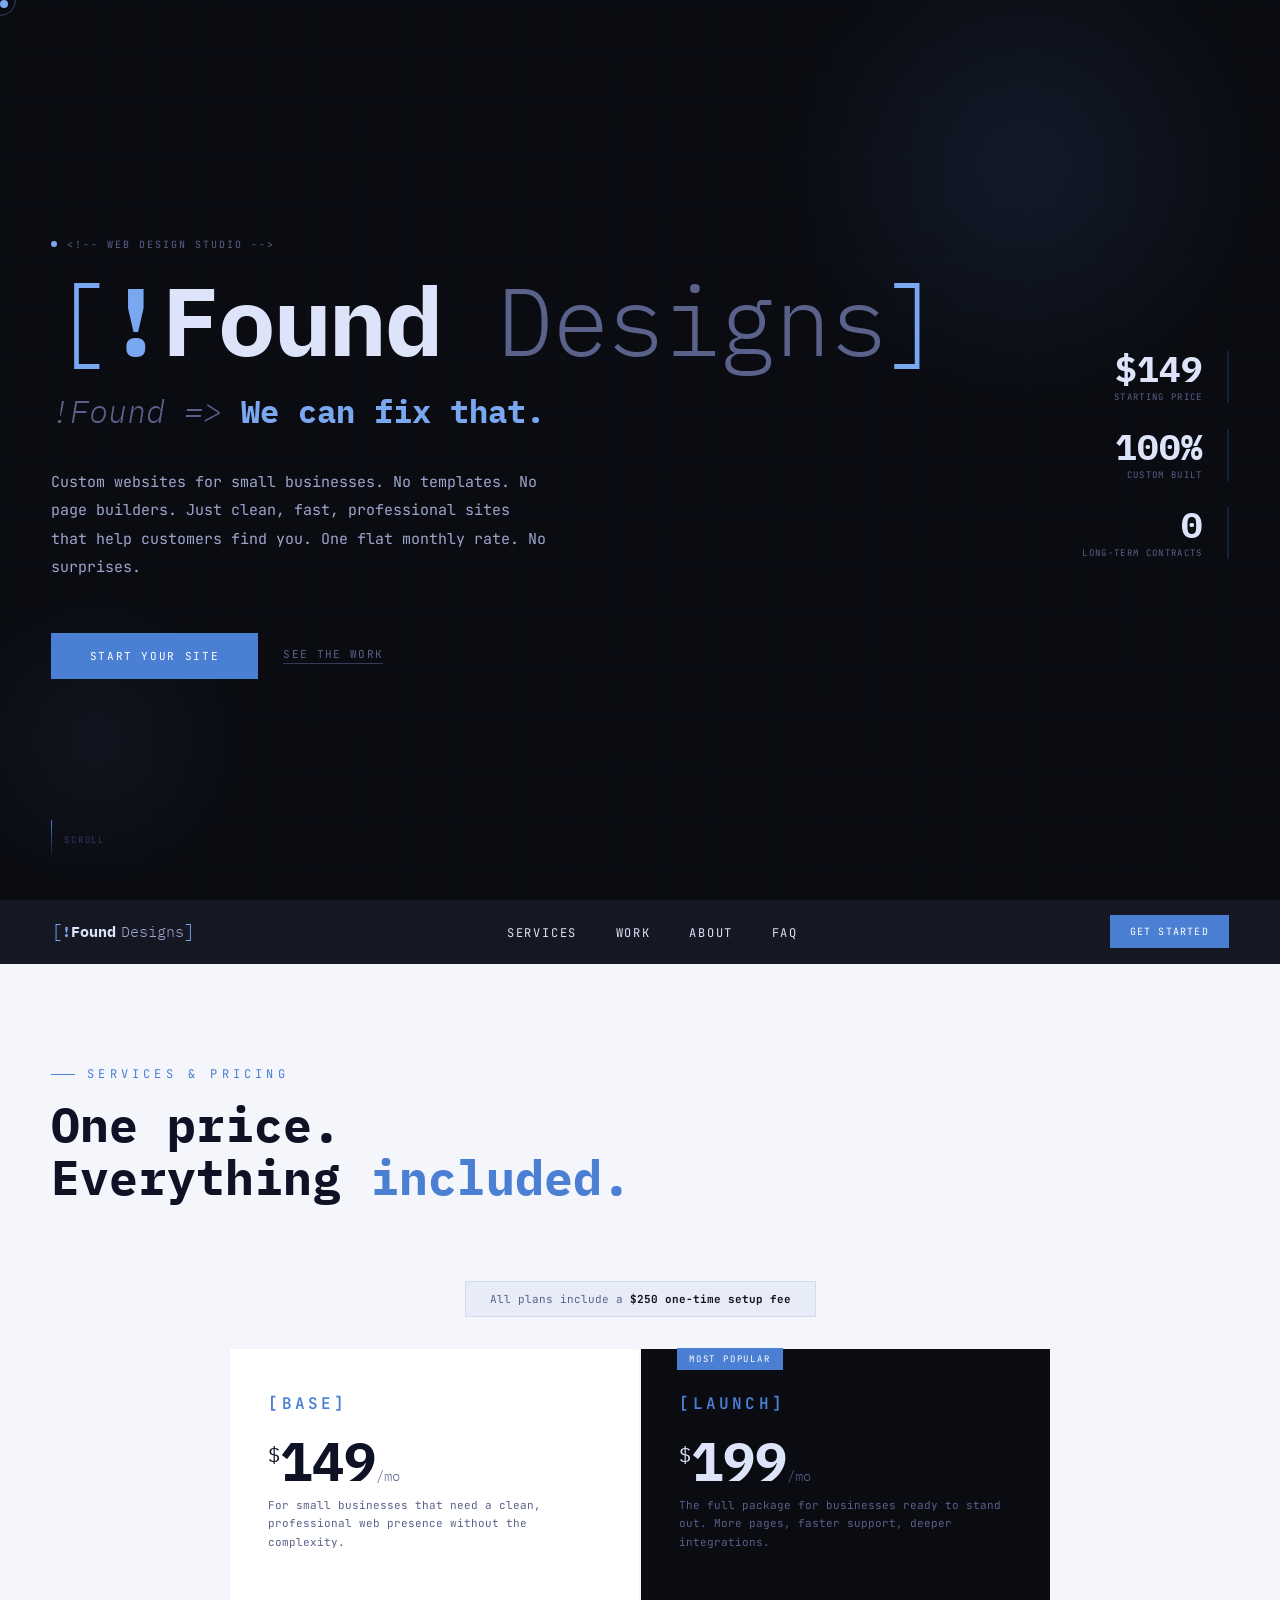
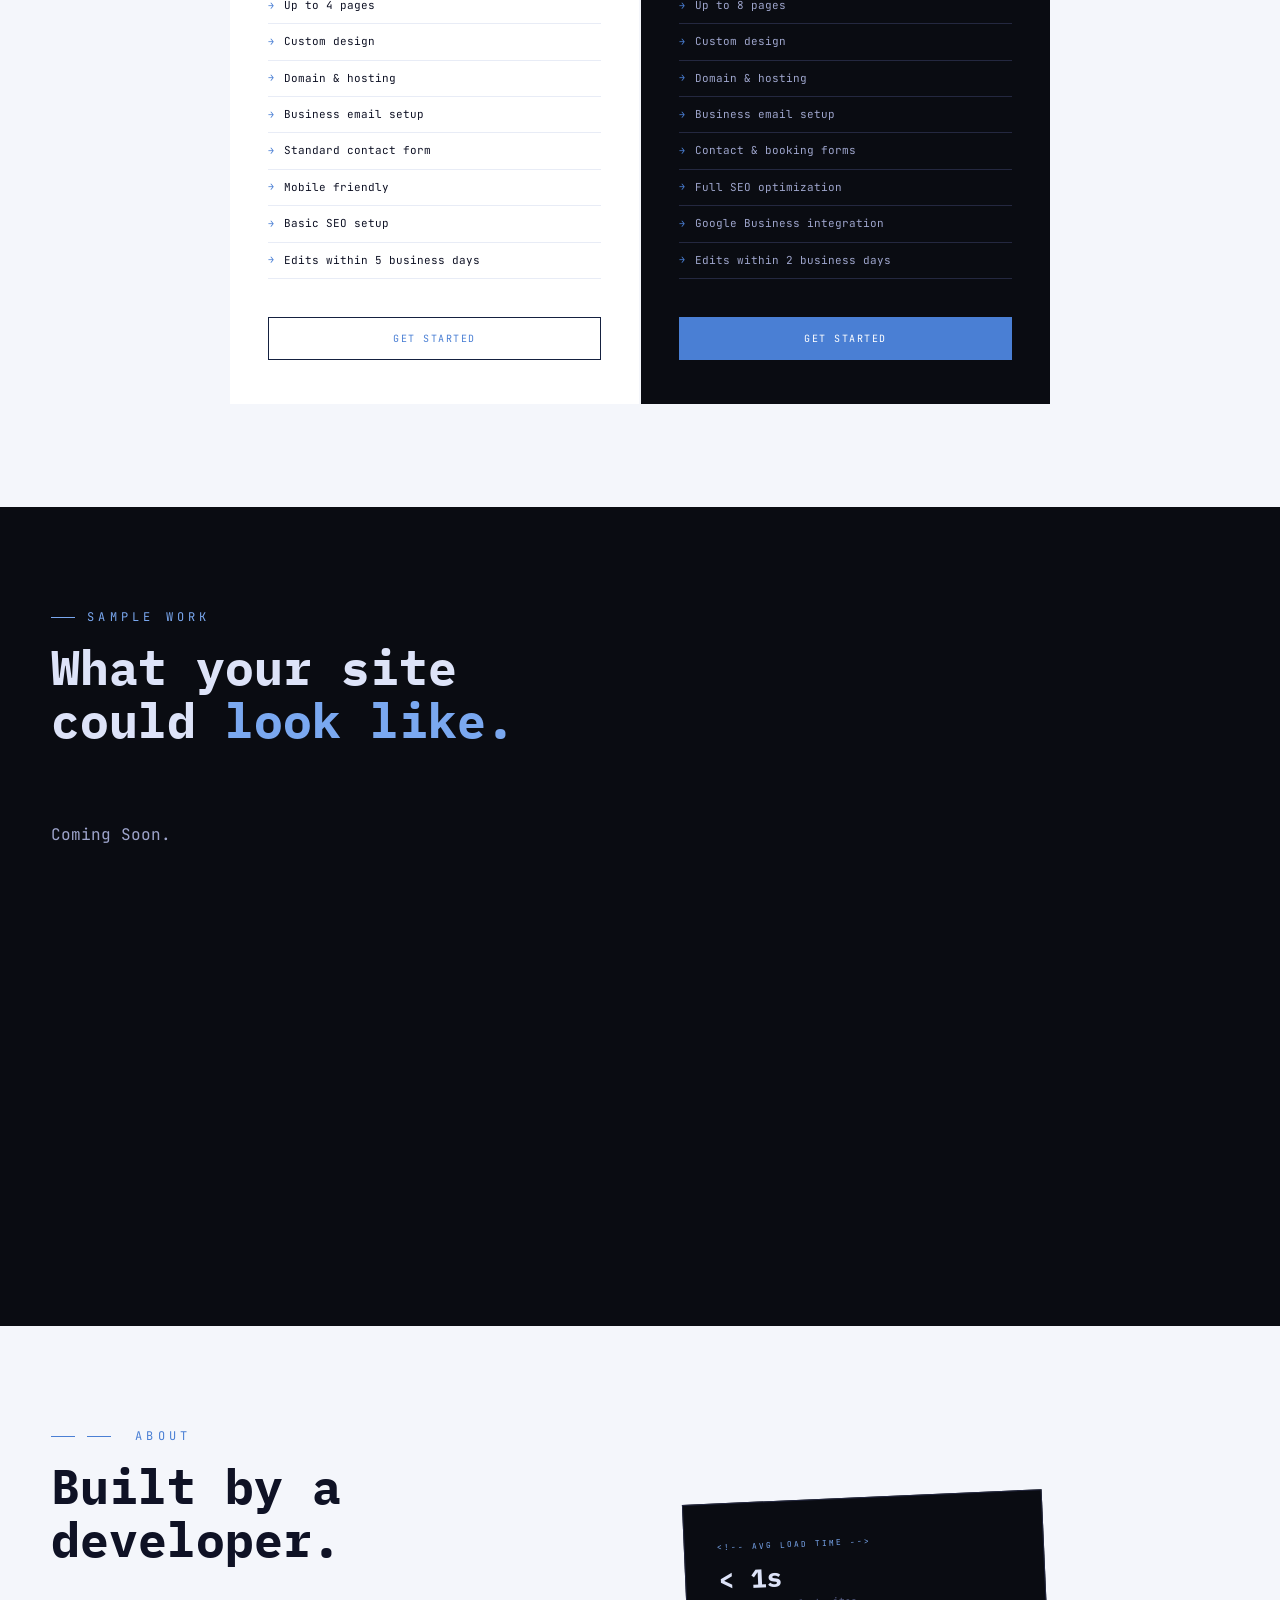
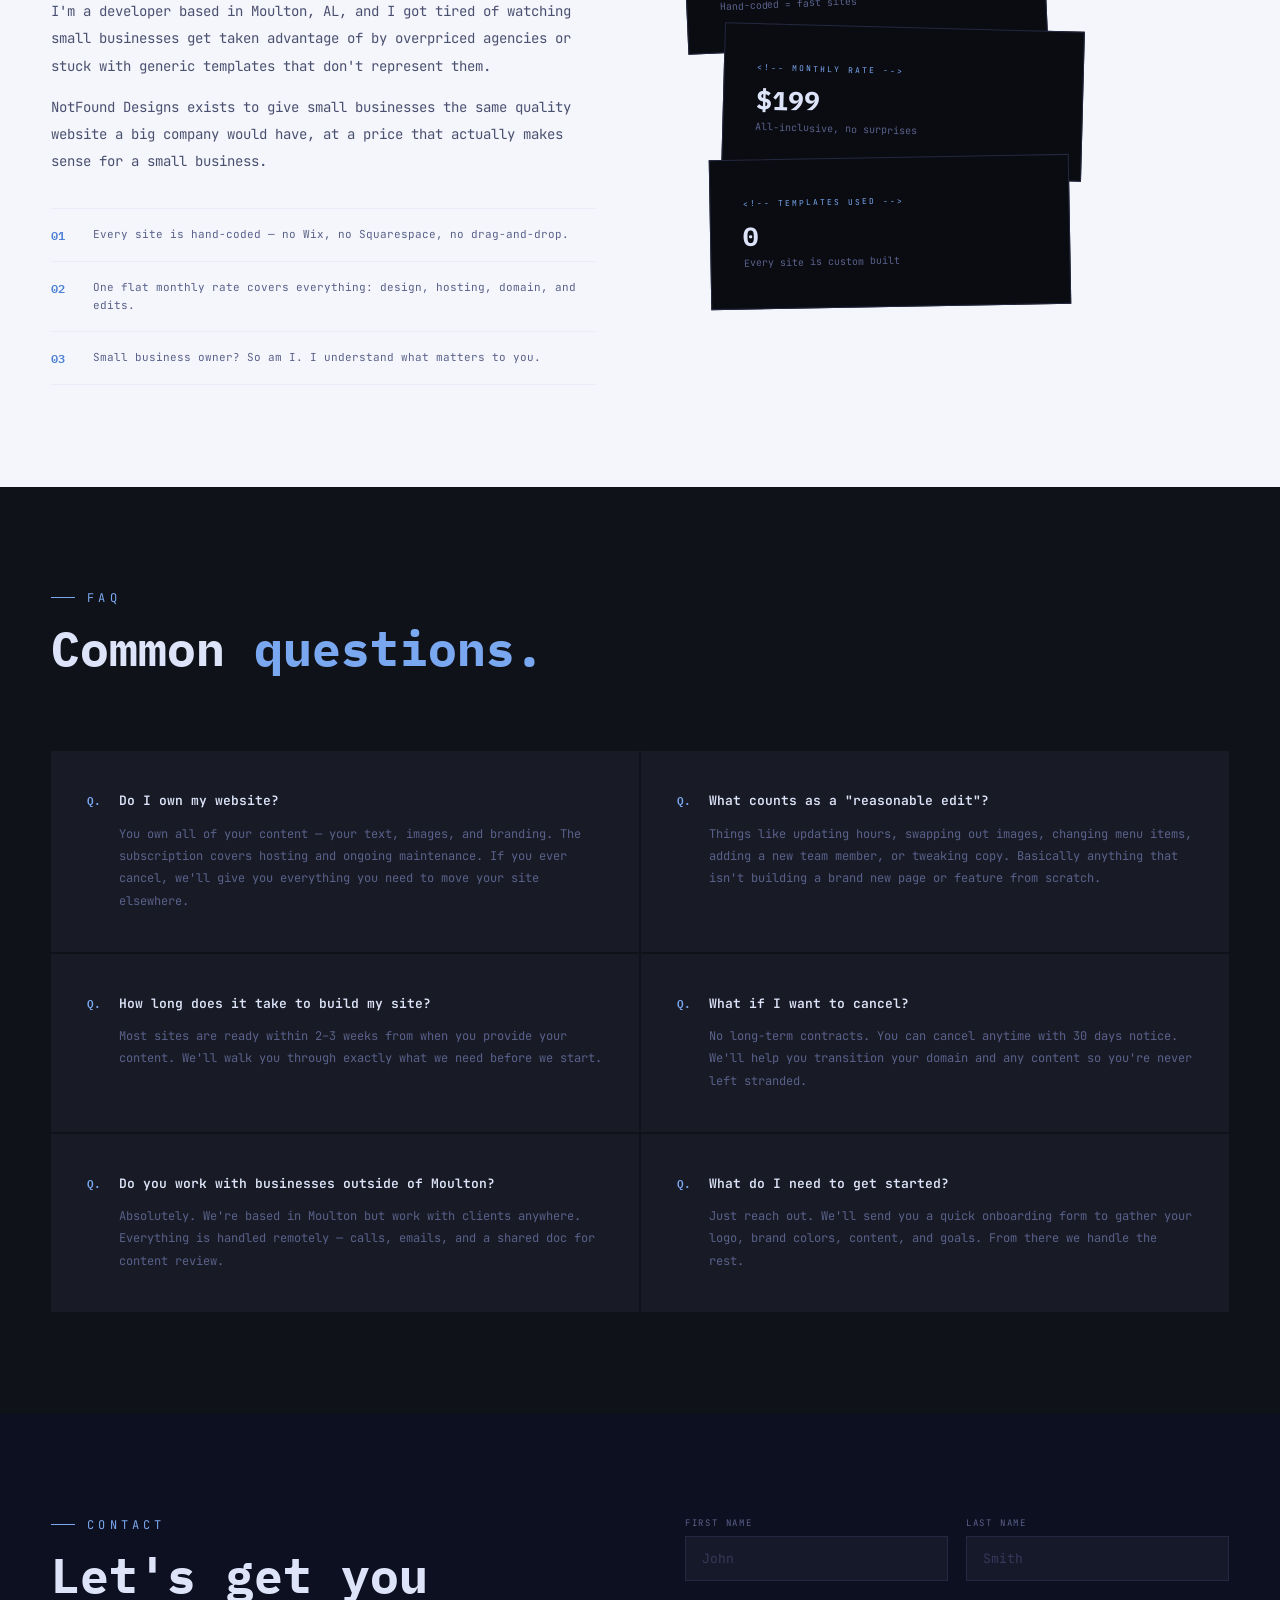
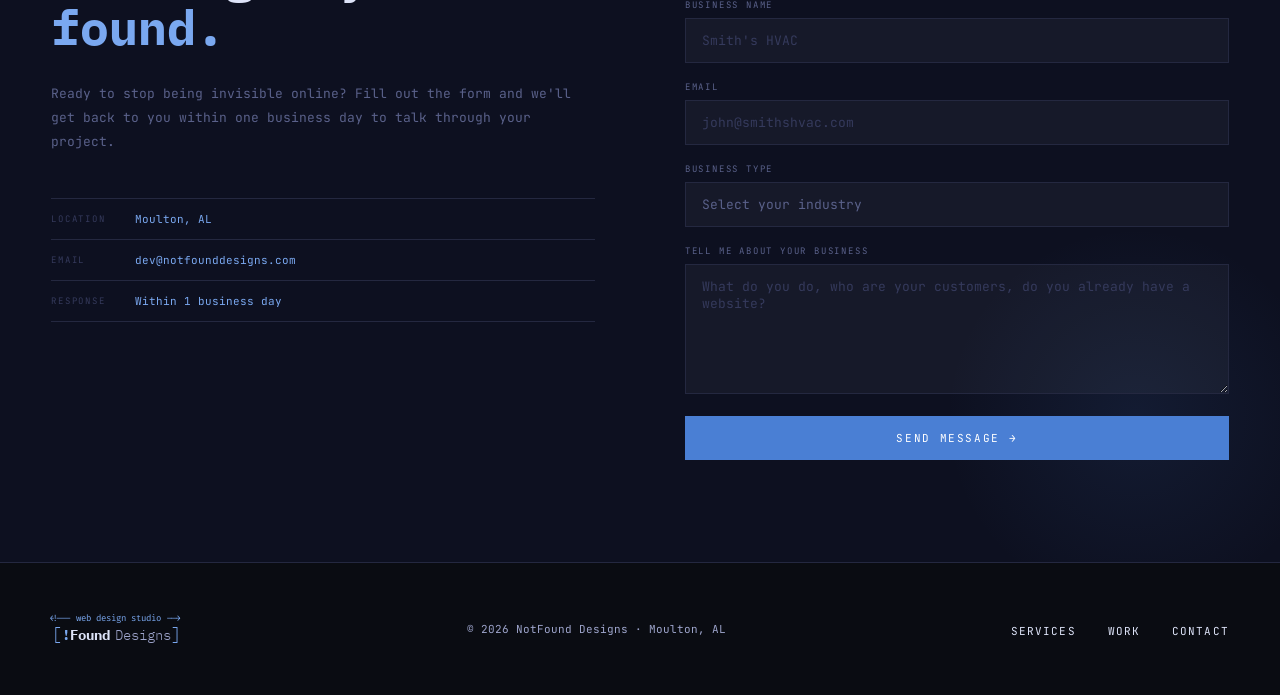
<file: index.html>
<!doctype html>
<html lang="en">
<head>
  <meta charset="UTF-8" />
  <meta name="viewport" content="width=device-width, initial-scale=1.0" />
  <title>NotFound Designs — Custom Websites for Small Businesses</title>
  <link
    href="https://fonts.googleapis.com/css2?family=JetBrains+Mono:wght@300;400;500;600;700&family=IBM+Plex+Mono:ital,wght@0,300;0,400;0,600;0,700;1,300&family=Fira+Code:wght@300;400;500&display=swap"
    rel="stylesheet" />
  <link href="./styles.css" rel="stylesheet" />
</head>

<body>
  <div class="cursor" id="cursor"></div>
  <div class="cursor-ring" id="cursorRing"></div>

  <!-- HERO -->
  <section id="hero">
    <div class="hero-grid-bg"></div>
    <div class="hero-orb hero-orb-1"></div>
    <div class="hero-orb hero-orb-2"></div>

    <div class="hero-content">
      <div class="hero-main">
        <div class="hero-tag">
          <span class="hero-tag-dot"></span>
          &lt;!-- web design studio --&gt;
        </div>

        <div class="hero-headline">
          <span class="bracket">[</span><span style="color:var(--accent2)">!</span>Found<span
            style="font-weight:300;color:var(--text-dim)"> Designs</span><span class="bracket">]</span>
        </div>

        <div class="hero-sub">
          !Found => <strong>We can fix that.</strong>
        </div>

        <p class="hero-body">
          Custom websites for small businesses. No templates. No page builders.
          Just clean, fast, professional sites that help customers find you.
          One flat monthly rate. No surprises.
        </p>

        <div class="hero-actions">
          <a href="#contact" class="btn-primary">Start Your Site</a>
          <a href="#work" class="btn-ghost">See the Work</a>
        </div>
      </div>

      <div class="hero-stats">
        <div class="stat-block">
          <div class="stat-num">$149</div>
          <div class="stat-label">Starting Price</div>
        </div>
        <div class="stat-block">
          <div class="stat-num">100%</div>
          <div class="stat-label">Custom Built</div>
        </div>
        <div class="stat-block">
          <div class="stat-num">0</div>
          <div class="stat-label">Long-term Contracts</div>
        </div>
      </div>
    </div>

    <div class="hero-scroll">
      <div class="scroll-line"></div>
      Scroll
    </div>
  </section>

  <!-- NAV -->
  <nav id="mainNav">
    <a href="#hero" class="nav-logo">
      <span class="lockup">
        <span class="b">[</span><span class="bang">!</span>Found
        <span style="display:inline-block;width:5px"></span>
        <span class="d">Designs</span><span class="b">]</span>
      </span>
    </a>

    <ul class="nav-center">
      <li><a href="#services">Services</a></li>
      <li><a href="#work">Work</a></li>
      <li><a href="#about">About</a></li>
      <li><a href="#faq">FAQ</a></li>
    </ul>

    <div class="nav-right">
      <!-- <button class="theme-toggle" id="themeToggle" aria-label="Toggle light/dark mode">☀</button> -->
      <a href="#contact" class="nav-cta">Get Started</a>
      <button class="nav-hamburger" id="hamburger" aria-label="Open menu" aria-expanded="false">
        <span></span><span></span><span></span>
      </button>
    </div>
  </nav>

  <!-- MOBILE DRAWER -->
  <div class="nav-drawer" id="navDrawer" aria-hidden="true">
    <a href="#services" class="drawer-link">Services</a>
    <a href="#work" class="drawer-link">Work</a>
    <a href="#about" class="drawer-link">About</a>
    <a href="#faq" class="drawer-link">FAQ</a>
    <a href="#contact" class="cta">Get Started →</a>
  </div>

  <!-- SERVICES / PRICING -->
  <section id="services">
    <div class="section-header reveal">
      <div class="section-eyebrow">Services &amp; Pricing</div>
      <div class="section-title">
        One price.<br />Everything <span class="accent">included.</span>
      </div>
    </div>

    <div class="setup-note reveal">
      <span>All plans include a <strong>$250 one-time setup fee</strong></span>
    </div>

    <div class="pricing-grid reveal">
      <div class="pricing-card">
        <div class="pricing-name">[Base]</div>
        <div class="pricing-price"><sup>$</sup>149<span>/mo</span></div>
        <div class="pricing-desc">
          For small businesses that need a clean, professional web presence without the complexity.
        </div>
        <ul class="feature-list">
          <li class="feature-item">Up to 4 pages</li>
          <li class="feature-item">Custom design</li>
          <li class="feature-item">Domain &amp; hosting</li>
          <li class="feature-item">Business email setup</li>
          <li class="feature-item">Standard contact form</li>
          <li class="feature-item">Mobile friendly</li>
          <li class="feature-item">Basic SEO setup</li>
          <li class="feature-item">Edits within 5 business days</li>
        </ul>
        <a href="#contact" class="pricing-btn">Get Started</a>
      </div>

      <div class="pricing-card featured">
        <div class="featured-badge">Most Popular</div>
        <div class="pricing-name">[Launch]</div>
        <div class="pricing-price"><sup>$</sup>199<span>/mo</span></div>
        <div class="pricing-desc">
          The full package for businesses ready to stand out. More pages, faster support, deeper integrations.
        </div>
        <ul class="feature-list">
          <li class="feature-item">Up to 8 pages</li>
          <li class="feature-item">Custom design</li>
          <li class="feature-item">Domain &amp; hosting</li>
          <li class="feature-item">Business email setup</li>
          <li class="feature-item">Contact &amp; booking forms</li>
          <li class="feature-item">Full SEO optimization</li>
          <li class="feature-item">Google Business integration</li>
          <li class="feature-item">Edits within 2 business days</li>
        </ul>
        <a href="#contact" class="pricing-btn">Get Started</a>
      </div>
    </div>
  </section>

  <!-- PORTFOLIO -->
  <section id="work">
    <div class="section-header reveal">
      <div class="section-eyebrow">Sample Work</div>
      <div class="section-title">
        What your site<br />could <span style="color:var(--accent2)">look like.</span>
      </div>
    </div>
    
    <div class="portfolio-grid reveal">
      Coming Soon.
    </div>

    <!-- <div class="portfolio-grid reveal">
      <div class="portfolio-card wide">
        <div class="portfolio-mockup">
          <div class="mock-browser">
            <div class="mock-bar">
              <div class="mock-dot" style="background:#ff5f57"></div>
              <div class="mock-dot" style="background:#febc2e"></div>
              <div class="mock-dot" style="background:#28c840"></div>
              <div class="mock-url">moultonhvac.com</div>
            </div>
            <div class="mock-body">
              <div class="mock-hero-img theme-hvac" style="font-family:'IBM Plex Mono',monospace;font-weight:700;color:rgba(255,255,255,.7)">
                Moulton HVAC &amp; Cooling
              </div>
              <div style="display:grid;grid-template-columns:1fr 1fr 1fr;gap:8px;margin-top:4px">
                <div style="background:rgba(74,127,212,.15);padding:10px;border-radius:2px">
                  <div class="mock-h2" style="width:80%;margin-bottom:6px;background:#4a7fd4;opacity:.5"></div>
                  <div class="mock-p"></div><div class="mock-p short"></div>
                </div>
                <div style="background:rgba(74,127,212,.15);padding:10px;border-radius:2px">
                  <div class="mock-h2" style="width:80%;margin-bottom:6px;background:#4a7fd4;opacity:.5"></div>
                  <div class="mock-p"></div><div class="mock-p short"></div>
                </div>
                <div style="background:rgba(74,127,212,.15);padding:10px;border-radius:2px">
                  <div class="mock-h2" style="width:80%;margin-bottom:6px;background:#4a7fd4;opacity:.5"></div>
                  <div class="mock-p"></div><div class="mock-p short"></div>
                </div>
              </div>
            </div>
          </div>
        </div>
        <div class="portfolio-overlay">
          <div class="portfolio-tag">HVAC / Contractor</div>
          <div class="portfolio-title">Moulton HVAC &amp; Cooling</div>
          <div class="portfolio-desc">Professional, services-focused site with emergency contact CTA</div>
        </div>
      </div>

      <a class="portfolio-card portfolio-link-card" href="./Mockups/barbershop/mockup-barber-shop.html" aria-label="Open The Barber Shop mockup">
        <div class="portfolio-mockup">
          <div class="mock-browser">
            <div class="mock-bar">
              <div class="mock-dot" style="background:#ff5f57"></div>
              <div class="mock-dot" style="background:#febc2e"></div>
              <div class="mock-dot" style="background:#28c840"></div>
              <div class="mock-url">thecutlounge.com</div>
            </div>
            <div class="mock-body">
              <div class="mock-hero-img theme-salon">✂ The Cut Lounge</div>
              <div class="mock-h1" style="margin:8px 0 4px"></div>
              <div class="mock-p"></div><div class="mock-p short"></div>
              <div class="mock-btn-sm" style="background:rgba(160,80,200,.3)"></div>
            </div>
          </div>
        </div>
        <div class="portfolio-overlay">
          <div class="portfolio-tag">Salon / Barbershop</div>
          <div class="portfolio-title">The Barber Shop</div>
          <div class="portfolio-desc">Moulton barbershop mockup built around walk-ins and local trust</div>
          <div class="portfolio-cta">Open mockup →</div>
        </div>
      </a>

      <a class="portfolio-card portfolio-link-card" href="./Mockups/captain-daves/index.html" aria-label="Open Captain Dave's mockup">
        <div class="portfolio-mockup">
          <div class="mock-browser">
            <div class="mock-bar">
              <div class="mock-dot" style="background:#ff5f57"></div>
              <div class="mock-dot" style="background:#febc2e"></div>
              <div class="mock-dot" style="background:#28c840"></div>
              <div class="mock-url">ironwillgym.com</div>
            </div>
            <div class="mock-body">
              <div class="mock-hero-img theme-gym" style="font-family:'IBM Plex Mono',monospace;font-weight:700;color:rgba(255,100,100,.8)">IRON WILL GYM</div>
              <div class="mock-h1" style="margin:8px 0 4px;background:#4a1010"></div>
              <div style="display:flex;gap:6px;margin-top:6px">
                <div class="mock-btn-sm" style="background:rgba(200,50,50,.3);width:60px"></div>
                <div class="mock-btn-sm" style="background:rgba(200,50,50,.15);width:60px"></div>
              </div>
            </div>
          </div>
        </div>
        <div class="portfolio-overlay">
          <div class="portfolio-tag">Fitness / Gym</div>
          <div class="portfolio-title">Iron Will Gym</div>
          <div class="portfolio-desc">Bold membership-focused site with class schedule</div>
        </div>
      </a>

      <div class="portfolio-card">
        <div class="portfolio-mockup">
          <div class="mock-browser">
            <div class="mock-bar">
              <div class="mock-dot" style="background:#ff5f57"></div>
              <div class="mock-dot" style="background:#febc2e"></div>
              <div class="mock-dot" style="background:#28c840"></div>
              <div class="mock-url">valleygrillhouse.com</div>
            </div>
            <div class="mock-body">
              <div class="mock-hero-img theme-restaurant" style="font-family:'IBM Plex Mono',monospace;font-style:italic;color:rgba(255,200,100,.8)">Valley Grill House</div>
              <div class="mock-h1" style="margin:8px 0 4px;background:#5c3317;opacity:.6"></div>
              <div class="mock-p"></div>
              <div class="mock-btn-sm" style="background:rgba(200,140,50,.3)"></div>
            </div>
          </div>
        </div>
        <div class="portfolio-overlay">
          <div class="portfolio-tag">Restaurant</div>
          <div class="portfolio-title">Captain Dave's</div>
          <div class="portfolio-desc">Seafood restaurant mockup with verified local contact details and hours</div>
          <div class="portfolio-cta">Open mockup →</div>
        </div>
      </div>

      <div class="portfolio-card">
        <div class="portfolio-mockup">
          <div class="mock-browser">
            <div class="mock-bar">
              <div class="mock-dot" style="background:#ff5f57"></div>
              <div class="mock-dot" style="background:#febc2e"></div>
              <div class="mock-dot" style="background:#28c840"></div>
              <div class="mock-url">valleyplumbing.com</div>
            </div>
            <div class="mock-body">
              <div class="mock-hero-img theme-plumber" style="font-family:'IBM Plex Mono',monospace;font-weight:600;color:rgba(100,220,140,.8)">Valley Plumbing Co.</div>
              <div class="mock-h1" style="margin:8px 0 4px;background:#1a3d20;opacity:.7"></div>
              <div class="mock-p"></div><div class="mock-p short"></div>
              <div class="mock-btn-sm" style="background:rgba(40,160,80,.3)"></div>
            </div>
          </div>
        </div>
        <div class="portfolio-overlay">
          <div class="portfolio-tag">Plumbing / Contractor</div>
          <div class="portfolio-title">Valley Plumbing Co.</div>
          <div class="portfolio-desc">Trust-focused with 24/7 emergency contact</div>
        </div>
      </div>
    </div> -->
  </section>

  <!-- ABOUT -->
  <section id="about">
    <div class="about-inner">
      <div class="about-text reveal">
        <div class="section-eyebrow" style="color:var(--accent)">
          <span style="display:inline-block;width:24px;height:1px;background:var(--accent);vertical-align:middle;margin-right:12px"></span>
          About
        </div>
        <div class="section-title">
          Built by a developer.
        </div>
        <div class="about-body">
          <p>
            I'm a developer based in Moulton, AL, and I got tired of watching small businesses
            get taken advantage of by overpriced agencies or stuck with generic templates that
            don't represent them.
          </p>
          <p>
            NotFound Designs exists to give small businesses the same quality website a big company
            would have, at a price that actually makes sense for a small business.
          </p>
        </div>
        <div class="about-detail">
          <span class="detail-icon">01</span>
          <span class="detail-text">Every site is hand-coded — no Wix, no Squarespace, no drag-and-drop.</span>
        </div>
        <div class="about-detail">
          <span class="detail-icon">02</span>
          <span class="detail-text">One flat monthly rate covers everything: design, hosting, domain, and edits.</span>
        </div>
        <div class="about-detail">
          <span class="detail-icon">03</span>
          <span class="detail-text">Small business owner? So am I. I understand what matters to you.</span>
        </div>
      </div>

      <div class="about-visual reveal">
        <div class="about-card-stack">
          <div class="acard">
            <div class="acard-label">&lt;!-- AVG LOAD TIME --&gt;</div>
            <div class="acard-value">&lt; 1s</div>
            <div class="acard-sub">Hand-coded = fast sites</div>
          </div>
          <div class="acard">
            <div class="acard-label">&lt;!-- MONTHLY RATE --&gt;</div>
            <div class="acard-value">$199</div>
            <div class="acard-sub">All-inclusive, no surprises</div>
          </div>
          <div class="acard">
            <div class="acard-label">&lt;!-- TEMPLATES USED --&gt;</div>
            <div class="acard-value">0</div>
            <div class="acard-sub">Every site is custom built</div>
          </div>
        </div>
      </div>
    </div>
  </section>

  <!-- FAQ -->
  <section id="faq">
    <div class="section-header reveal">
      <div class="section-eyebrow">FAQ</div>
      <div class="section-title">Common <span style="color:var(--accent2)">questions.</span></div>
    </div>

    <div class="faq-grid reveal">
      <div class="faq-item">
        <div class="faq-q">Do I own my website?</div>
        <div class="faq-a">
          You own all of your content — your text, images, and branding. The subscription covers
          hosting and ongoing maintenance. If you ever cancel, we'll give you everything you need
          to move your site elsewhere.
        </div>
      </div>
      <div class="faq-item">
        <div class="faq-q">What counts as a "reasonable edit"?</div>
        <div class="faq-a">
          Things like updating hours, swapping out images, changing menu items, adding a new team
          member, or tweaking copy. Basically anything that isn't building a brand new page or
          feature from scratch.
        </div>
      </div>
      <div class="faq-item">
        <div class="faq-q">How long does it take to build my site?</div>
        <div class="faq-a">
          Most sites are ready within 2–3 weeks from when you provide your content. We'll walk
          you through exactly what we need before we start.
        </div>
      </div>
      <div class="faq-item">
        <div class="faq-q">What if I want to cancel?</div>
        <div class="faq-a">
          No long-term contracts. You can cancel anytime with 30 days notice. We'll help you
          transition your domain and any content so you're never left stranded.
        </div>
      </div>
      <div class="faq-item">
        <div class="faq-q">Do you work with businesses outside of Moulton?</div>
        <div class="faq-a">
          Absolutely. We're based in Moulton but work with clients anywhere. Everything is handled
          remotely — calls, emails, and a shared doc for content review.
        </div>
      </div>
      <div class="faq-item">
        <div class="faq-q">What do I need to get started?</div>
        <div class="faq-a">
          Just reach out. We'll send you a quick onboarding form to gather your logo, brand colors,
          content, and goals. From there we handle the rest.
        </div>
      </div>
    </div>
  </section>

  <!-- CONTACT -->
  <section id="contact">
    <div class="contact-glow"></div>
    <div class="contact-inner">
      <div class="reveal">
        <div class="section-eyebrow">Contact</div>
        <div class="section-title">
          Let's get you<br /><span style="color:var(--accent2)">found.</span>
        </div>
        <p class="contact-body">
          Ready to stop being invisible online? Fill out the form and we'll get back to you
          within one business day to talk through your project.
        </p>
        <div class="contact-detail">
          <span class="contact-detail-label">Location</span>
          <span class="contact-detail-val">Moulton, AL</span>
        </div>
        <div class="contact-detail">
          <span class="contact-detail-label">Email</span>
          <span class="contact-detail-val">dev@notfounddesigns.com</span>
        </div>
        <div class="contact-detail">
          <span class="contact-detail-label">Response</span>
          <span class="contact-detail-val">Within 1 business day</span>
        </div>
      </div>

      <div class="reveal">
        <form id="contactForm" class="contact-form">
          <div class="form-row">
            <div class="form-group">
              <label class="form-label">First Name</label>
              <input name="firstName" class="form-input" type="text" placeholder="John" required />
            </div>
            <div class="form-group">
              <label class="form-label">Last Name</label>
              <input name="lastName" class="form-input" type="text" placeholder="Smith" required />
            </div>
          </div>
          <div class="form-group">
            <label class="form-label">Business Name</label>
            <input name="businessName" class="form-input" type="text" placeholder="Smith's HVAC" required />
          </div>
          <div class="form-group">
            <label class="form-label">Email</label>
            <input name="businessEmail" class="form-input" type="email" placeholder="john@smithshvac.com" required />
          </div>
          <div class="form-group">
            <label class="form-label">Business Type</label>
            <select name="businessType" class="form-select form-input" required>
              <option value="" disabled selected>Select your industry</option>
              <option>Contractor / Trades</option>
              <option>Restaurant / Food</option>
              <option>Salon / Barbershop</option>
              <option>Fitness / Gym</option>
              <option>Retail</option>
              <option>Other</option>
            </select>
          </div>
          <div class="form-group">
            <label class="form-label">Tell me about your business</label>
            <textarea name="message" class="form-textarea"
              placeholder="What do you do, who are your customers, do you already have a website?" required></textarea>
          </div>
          <button class="form-submit" type="submit">Send Message →</button>
        </form>
      </div>
    </div>
  </section>

  <!-- BACK TO TOP -->
  <a href="#hero" class="back-to-top" id="backToTop" aria-label="Back to top">↑</a>

  <!-- FOOTER -->
  <footer>
    <div class="footer-logo">
      <span class="comment">
        <span class="tag">&lt;!</span><span class="dash">--</span>
        web design studio
        <span class="dash">--</span><span class="tag">&gt;</span>
      </span>
      <span class="lockup">
        <span class="b">[</span><span class="bang">!</span>Found
        <span style="display:inline-block;width:5px"></span>
        <span class="d">Designs</span><span class="b">]</span>
      </span>
    </div>
    <div class="footer-copy">© 2026 NotFound Designs · Moulton, AL</div>
    <ul class="footer-links">
      <li><a href="#services">Services</a></li>
      <li><a href="#work">Work</a></li>
      <li><a href="#contact">Contact</a></li>
    </ul>
  </footer>

  <script src="./app.js" type="module"></script>
</body>
</html>
</file>
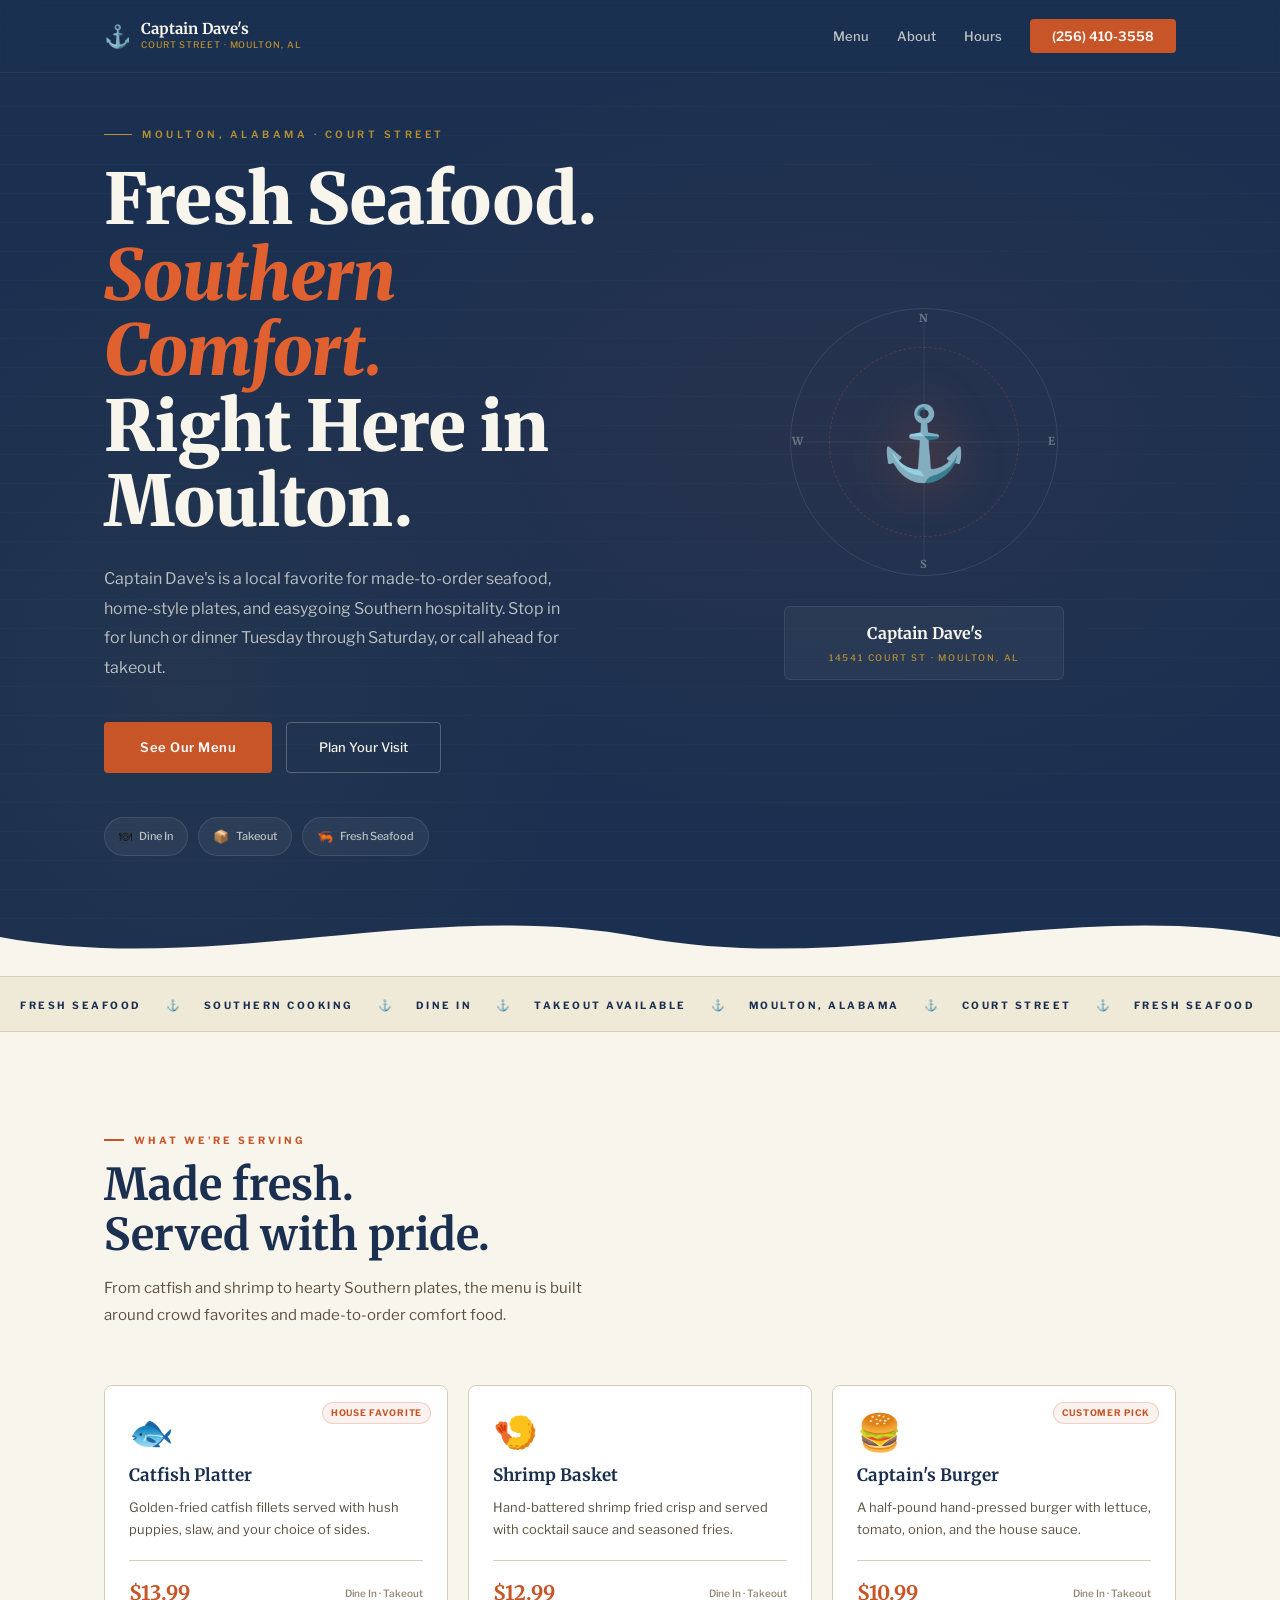
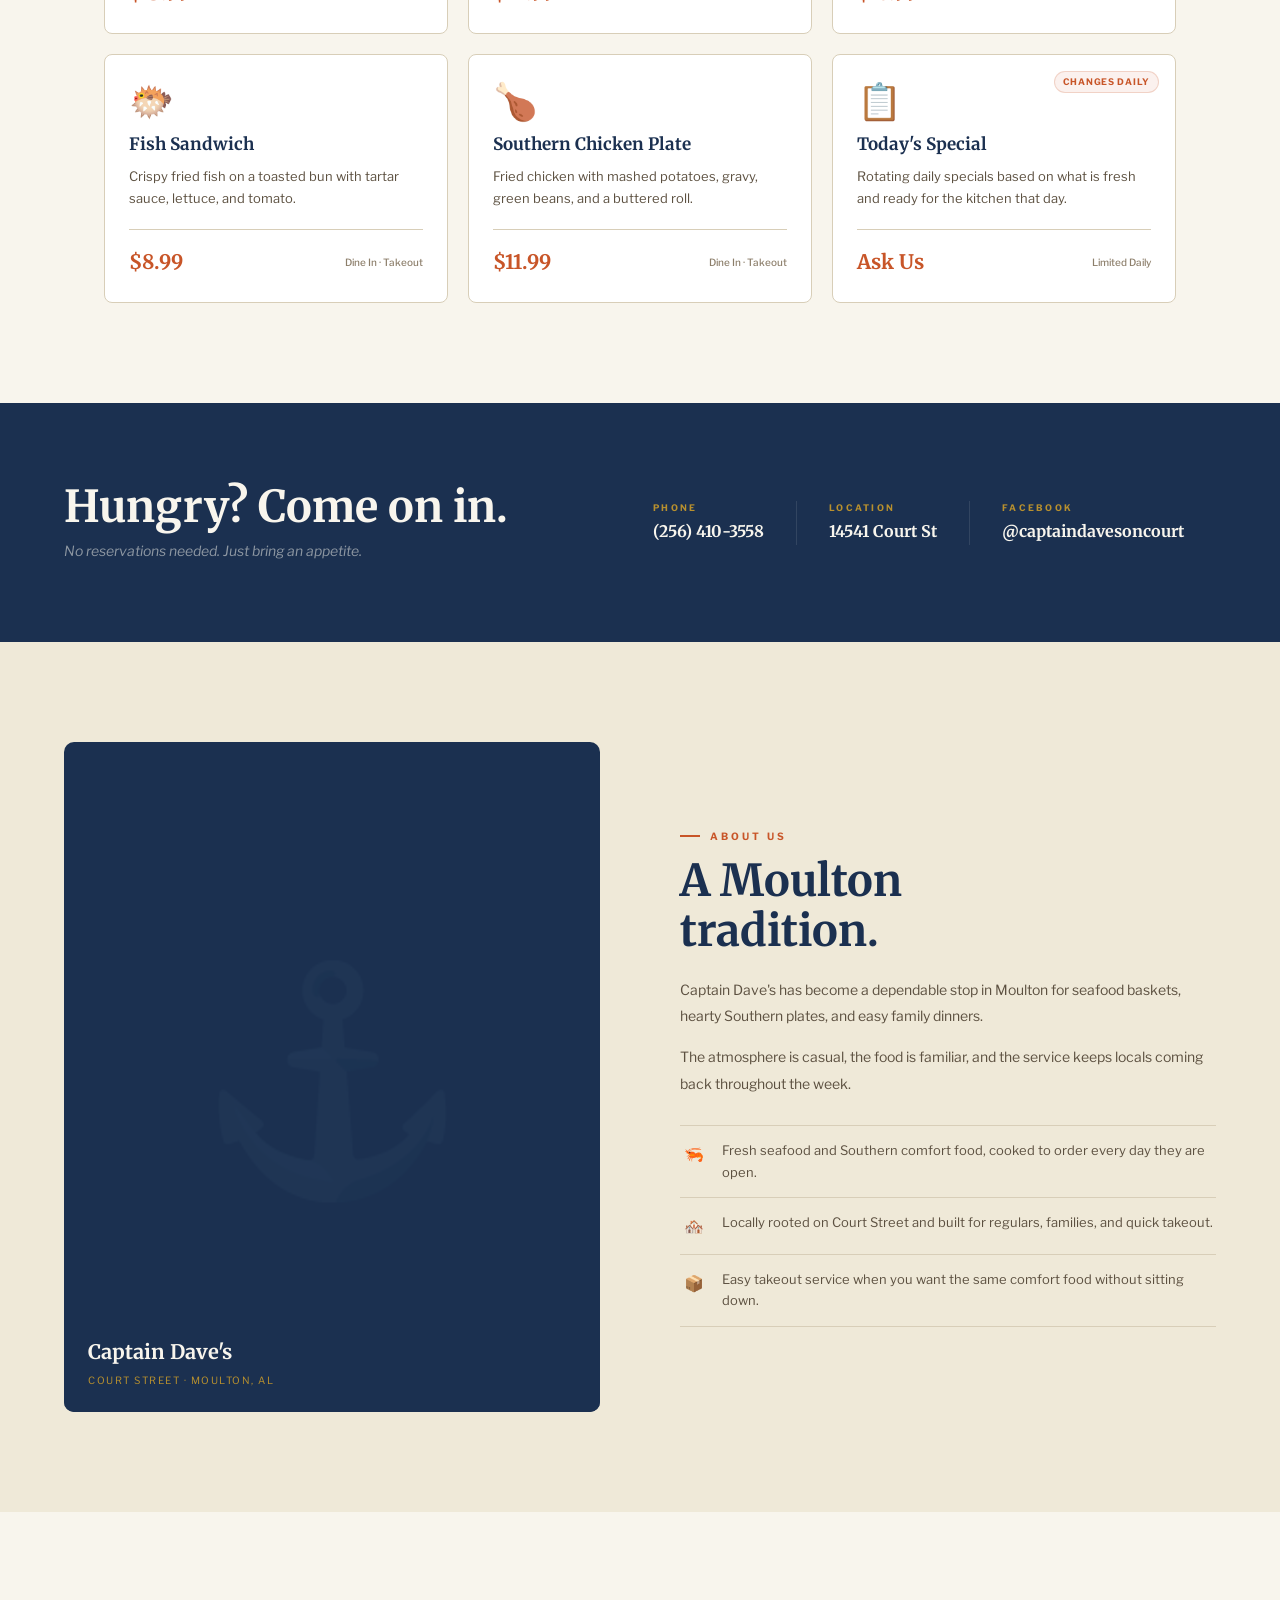
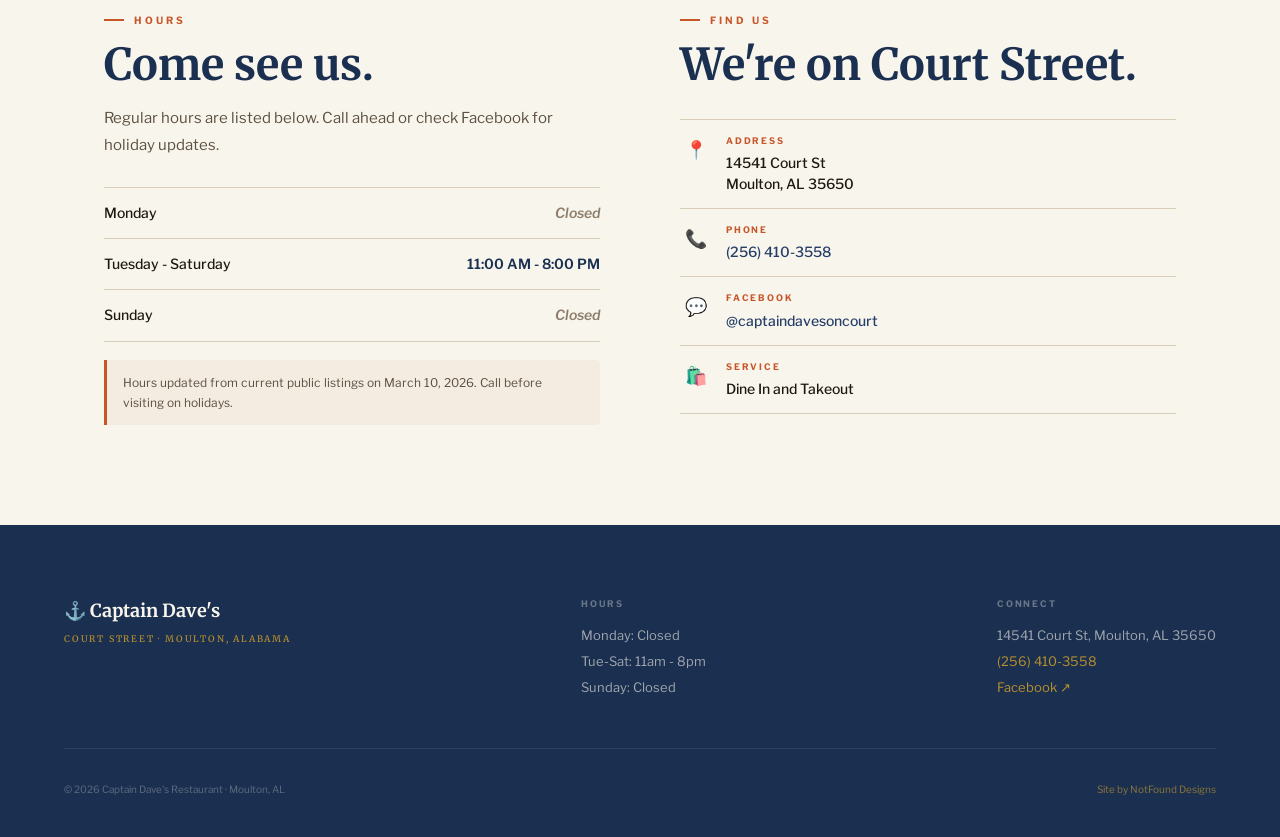
<file: Mockups/captain-daves/index.html>
<!doctype html>
<html lang="en">
<head>
  <meta charset="UTF-8" />
  <meta name="viewport" content="width=device-width, initial-scale=1.0" />

  <title>Captain Dave's Seafood in Moulton, AL | Mockup Site</title>
  <meta name="description" content="Captain Dave's in Moulton, Alabama serves fresh seafood and Southern comfort food with dine-in and takeout available Tuesday through Saturday." />
  <meta name="robots" content="index, follow" />
  <link rel="canonical" href="https://notfounddesigns.com/mockups/captain-daves/" />

  <meta property="og:title" content="Captain Dave's Seafood in Moulton, AL | Mockup Site" />
  <meta property="og:description" content="Fresh seafood and Southern comfort food in Moulton, Alabama, with dine-in and takeout service Tuesday through Saturday." />
  <meta property="og:type" content="restaurant" />
  <meta property="og:url" content="https://notfounddesigns.com/mockups/captain-daves/" />
  <meta property="og:image" content="https://notfounddesigns.com/mockups/captain-daves/social-preview.svg" />
  <meta name="twitter:card" content="summary_large_image" />
  <meta name="twitter:title" content="Captain Dave's Seafood in Moulton, AL | Mockup Site" />
  <meta name="twitter:description" content="Fresh seafood and Southern comfort food in Moulton, Alabama, with dine-in and takeout service Tuesday through Saturday." />
  <meta name="twitter:image" content="https://notfounddesigns.com/mockups/captain-daves/social-preview.svg" />

  <link rel="preconnect" href="https://fonts.googleapis.com" />
  <link rel="preconnect" href="https://fonts.gstatic.com" crossorigin />
  <link
    href="https://fonts.googleapis.com/css2?family=Merriweather:ital,wght@0,400;0,700;0,900;1,400&family=Libre+Franklin:wght@300;400;500;600;700&display=swap"
    rel="stylesheet"
  />

  <link rel="stylesheet" href="styles.css" />
  <script type="application/ld+json">
    {
      "@context": "https://schema.org",
      "@type": "Restaurant",
      "name": "Captain Dave's",
      "image": "https://notfounddesigns.com/mockups/captain-daves/social-preview.svg",
      "url": "https://notfounddesigns.com/mockups/captain-daves/",
      "telephone": "+1-256-410-3558",
      "address": {
        "@type": "PostalAddress",
        "streetAddress": "14541 Court St",
        "addressLocality": "Moulton",
        "addressRegion": "AL",
        "postalCode": "35650",
        "addressCountry": "US"
      },
      "servesCuisine": ["Seafood", "Southern"],
      "priceRange": "$$",
      "sameAs": ["https://www.facebook.com/captaindavesoncourt/"],
      "openingHoursSpecification": [
        {
          "@type": "OpeningHoursSpecification",
          "dayOfWeek": ["Tuesday", "Wednesday", "Thursday", "Friday", "Saturday"],
          "opens": "11:00",
          "closes": "20:00"
        }
      ]
    }
  </script>
</head>
<body>
  <a class="skip-link" href="#main-content">Skip to main content</a>

  <nav id="nav" aria-label="Main navigation">
    <div class="nav-inner">
      <a href="#hero" class="nav-logo" aria-label="Captain Dave's home">
        <span class="nav-logo-anchor" aria-hidden="true">⚓</span>
        <span>
          <span class="nav-logo-name">Captain Dave's</span>
          <span class="nav-logo-sub">Court Street · Moulton, AL</span>
        </span>
      </a>

      <button
        class="nav-toggle"
        id="navToggle"
        aria-expanded="false"
        aria-controls="navLinks"
        aria-label="Toggle menu"
      >
        <span></span>
        <span></span>
        <span></span>
      </button>

      <ul class="nav-links" id="navLinks">
        <li><a href="#menu">Menu</a></li>
        <li><a href="#about">About</a></li>
        <li><a href="#hours">Hours</a></li>
        <li><a href="tel:+12564103558" class="nav-cta">(256) 410-3558</a></li>
      </ul>
    </div>
  </nav>

  <main id="main-content">
    <section id="hero" aria-label="Welcome to Captain Dave's">
      <div class="hero-inner">
        <div class="hero-left">
          <p class="hero-eyebrow">Moulton, Alabama · Court Street</p>

          <h1 class="hero-headline">
            Fresh Seafood.<br />
            <em>Southern Comfort.</em><br />
            Right Here in Moulton.
          </h1>

          <p class="hero-body">
            Captain Dave's is a local favorite for made-to-order seafood, home-style plates,
            and easygoing Southern hospitality. Stop in for lunch or dinner Tuesday through
            Saturday, or call ahead for takeout.
          </p>

          <div class="hero-actions">
            <a href="#menu" class="btn-primary">See Our Menu</a>
            <a href="#hours" class="btn-secondary">Plan Your Visit</a>
          </div>

          <div class="hero-badges" role="list" aria-label="Restaurant highlights">
            <div class="hero-badge" role="listitem">
              <span class="badge-icon" aria-hidden="true">🍽</span>
              <span class="badge-text">Dine In</span>
            </div>
            <div class="hero-badge" role="listitem">
              <span class="badge-icon" aria-hidden="true">📦</span>
              <span class="badge-text">Takeout</span>
            </div>
            <div class="hero-badge" role="listitem">
              <span class="badge-icon" aria-hidden="true">🦐</span>
              <span class="badge-text">Fresh Seafood</span>
            </div>
          </div>
        </div>

        <div class="hero-right" aria-hidden="true">
          <div class="hero-visual" role="img" aria-label="Decorative compass">
            <div class="c-ring c-outer"></div>
            <div class="c-ring c-inner"></div>
            <div class="c-cross c-v"></div>
            <div class="c-cross c-h"></div>
            <span class="c-anchor">⚓</span>
            <span class="c-dir c-n">N</span>
            <span class="c-dir c-s">S</span>
            <span class="c-dir c-e">E</span>
            <span class="c-dir c-w">W</span>
          </div>

          <div class="hero-visual-card">
            <span class="hero-visual-name">Captain Dave's</span>
            <span class="hero-visual-sub">14541 Court St · Moulton, AL</span>
          </div>
        </div>
      </div>

      <div class="hero-wave" aria-hidden="true">
        <svg viewBox="0 0 1440 80" preserveAspectRatio="none" xmlns="http://www.w3.org/2000/svg">
          <path d="M0,40 C240,80 480,0 720,40 C960,80 1200,0 1440,40 L1440,80 L0,80 Z" fill="#f8f5ed" />
        </svg>
      </div>
    </section>

    <div class="marquee-strip" aria-hidden="true">
      <div class="marquee-track">
        <span class="marquee-item">Fresh Seafood</span>
        <span class="marquee-sep">⚓</span>
        <span class="marquee-item">Southern Cooking</span>
        <span class="marquee-sep">⚓</span>
        <span class="marquee-item">Dine In</span>
        <span class="marquee-sep">⚓</span>
        <span class="marquee-item">Takeout Available</span>
        <span class="marquee-sep">⚓</span>
        <span class="marquee-item">Moulton, Alabama</span>
        <span class="marquee-sep">⚓</span>
        <span class="marquee-item">Court Street</span>
        <span class="marquee-sep">⚓</span>
        <span class="marquee-item">Fresh Seafood</span>
        <span class="marquee-sep">⚓</span>
        <span class="marquee-item">Southern Cooking</span>
        <span class="marquee-sep">⚓</span>
        <span class="marquee-item">Dine In</span>
        <span class="marquee-sep">⚓</span>
        <span class="marquee-item">Takeout Available</span>
        <span class="marquee-sep">⚓</span>
        <span class="marquee-item">Moulton, Alabama</span>
        <span class="marquee-sep">⚓</span>
        <span class="marquee-item">Court Street</span>
        <span class="marquee-sep">⚓</span>
      </div>
    </div>

    <section id="menu" aria-label="Our menu">
      <div class="section-container">
        <header class="section-header reveal">
          <p class="section-eyebrow">What We're Serving</p>
          <h2 class="section-title">Made fresh.<br />Served with pride.</h2>
          <p class="section-desc">
            From catfish and shrimp to hearty Southern plates, the menu is built around
            crowd favorites and made-to-order comfort food.
          </p>
        </header>

        <div class="menu-grid">
          <article class="menu-card reveal">
            <span class="menu-card-badge">House Favorite</span>
            <span class="menu-card-icon" aria-hidden="true">🐟</span>
            <h3 class="menu-card-name">Catfish Platter</h3>
            <p class="menu-card-desc">
              Golden-fried catfish fillets served with hush puppies, slaw, and your choice of sides.
            </p>
            <div class="menu-card-footer">
              <span class="menu-card-price">$13.99</span>
              <span class="menu-card-note">Dine In · Takeout</span>
            </div>
          </article>

          <article class="menu-card reveal">
            <span class="menu-card-icon" aria-hidden="true">🍤</span>
            <h3 class="menu-card-name">Shrimp Basket</h3>
            <p class="menu-card-desc">
              Hand-battered shrimp fried crisp and served with cocktail sauce and seasoned fries.
            </p>
            <div class="menu-card-footer">
              <span class="menu-card-price">$12.99</span>
              <span class="menu-card-note">Dine In · Takeout</span>
            </div>
          </article>

          <article class="menu-card reveal">
            <span class="menu-card-badge">Customer Pick</span>
            <span class="menu-card-icon" aria-hidden="true">🍔</span>
            <h3 class="menu-card-name">Captain's Burger</h3>
            <p class="menu-card-desc">
              A half-pound hand-pressed burger with lettuce, tomato, onion, and the house sauce.
            </p>
            <div class="menu-card-footer">
              <span class="menu-card-price">$10.99</span>
              <span class="menu-card-note">Dine In · Takeout</span>
            </div>
          </article>

          <article class="menu-card reveal">
            <span class="menu-card-icon" aria-hidden="true">🐡</span>
            <h3 class="menu-card-name">Fish Sandwich</h3>
            <p class="menu-card-desc">
              Crispy fried fish on a toasted bun with tartar sauce, lettuce, and tomato.
            </p>
            <div class="menu-card-footer">
              <span class="menu-card-price">$8.99</span>
              <span class="menu-card-note">Dine In · Takeout</span>
            </div>
          </article>

          <article class="menu-card reveal">
            <span class="menu-card-icon" aria-hidden="true">🍗</span>
            <h3 class="menu-card-name">Southern Chicken Plate</h3>
            <p class="menu-card-desc">
              Fried chicken with mashed potatoes, gravy, green beans, and a buttered roll.
            </p>
            <div class="menu-card-footer">
              <span class="menu-card-price">$11.99</span>
              <span class="menu-card-note">Dine In · Takeout</span>
            </div>
          </article>

          <article class="menu-card reveal">
            <span class="menu-card-badge">Changes Daily</span>
            <span class="menu-card-icon" aria-hidden="true">📋</span>
            <h3 class="menu-card-name">Today's Special</h3>
            <p class="menu-card-desc">
              Rotating daily specials based on what is fresh and ready for the kitchen that day.
            </p>
            <div class="menu-card-footer">
              <span class="menu-card-price">Ask Us</span>
              <span class="menu-card-note">Limited Daily</span>
            </div>
          </article>
        </div>
      </div>
    </section>

    <div class="cta-banner" aria-label="Visit us">
      <div class="cta-inner">
        <div class="cta-text reveal">
          <h2 class="cta-headline">Hungry? Come on in.</h2>
          <p class="cta-sub">No reservations needed. Just bring an appetite.</p>
        </div>
        <div class="cta-details reveal">
          <div class="cta-detail">
            <span class="cta-label">Phone</span>
            <a href="tel:+12564103558" class="cta-value">(256) 410-3558</a>
          </div>
          <div class="cta-detail">
            <span class="cta-label">Location</span>
            <span class="cta-value">14541 Court St</span>
          </div>
          <div class="cta-detail">
            <span class="cta-label">Facebook</span>
            <a
              href="https://www.facebook.com/captaindavesoncourt/"
              class="cta-value"
              target="_blank"
              rel="noopener noreferrer"
            >@captaindavesoncourt</a>
          </div>
        </div>
      </div>
    </div>

    <section id="about" aria-label="About Captain Dave's">
      <div class="about-inner">
        <div class="about-visual reveal" aria-hidden="true">
          <div class="about-img-frame">
            <span class="about-anchor-deco">⚓</span>
            <div class="about-img-caption">
              <p class="about-img-name">Captain Dave's</p>
              <p class="about-img-sub">Court Street · Moulton, AL</p>
            </div>
          </div>
        </div>

        <div class="about-text reveal">
          <p class="section-eyebrow">About Us</p>
          <h2 class="section-title">A Moulton<br />tradition.</h2>

          <div class="about-body">
            <p>
              Captain Dave's has become a dependable stop in Moulton for seafood baskets,
              hearty Southern plates, and easy family dinners.
            </p>
            <p>
              The atmosphere is casual, the food is familiar, and the service keeps locals
              coming back throughout the week.
            </p>
          </div>

          <ul class="about-facts" aria-label="Restaurant highlights">
            <li class="about-fact">
              <span class="about-fact-icon" aria-hidden="true">🦐</span>
              <span class="about-fact-text">
                Fresh seafood and Southern comfort food, cooked to order every day they are open.
              </span>
            </li>
            <li class="about-fact">
              <span class="about-fact-icon" aria-hidden="true">🏘️</span>
              <span class="about-fact-text">
                Locally rooted on Court Street and built for regulars, families, and quick takeout.
              </span>
            </li>
            <li class="about-fact">
              <span class="about-fact-icon" aria-hidden="true">📦</span>
              <span class="about-fact-text">
                Easy takeout service when you want the same comfort food without sitting down.
              </span>
            </li>
          </ul>
        </div>
      </div>
    </section>

    <section id="hours" aria-label="Hours and location">
      <div class="section-container">
        <div class="hours-inner">
          <div class="reveal">
            <p class="section-eyebrow">Hours</p>
            <h2 class="section-title">Come see us.</h2>
            <p class="section-desc">
              Regular hours are listed below. Call ahead or check Facebook for holiday updates.
            </p>

            <div class="hours-table" role="table" aria-label="Hours of operation">
              <div class="hours-row" role="row">
                <span class="hours-day" role="cell">Monday</span>
                <span class="hours-time hours-closed" role="cell">Closed</span>
              </div>
              <div class="hours-row" role="row">
                <span class="hours-day" role="cell">Tuesday - Saturday</span>
                <span class="hours-time" role="cell">11:00 AM - 8:00 PM</span>
              </div>
              <div class="hours-row" role="row">
                <span class="hours-day" role="cell">Sunday</span>
                <span class="hours-time hours-closed" role="cell">Closed</span>
              </div>
            </div>

            <p class="hours-note">
              Hours updated from current public listings on March 10, 2026. Call before visiting on holidays.
            </p>
          </div>

          <div class="reveal">
            <p class="section-eyebrow">Find Us</p>
            <h2 class="section-title">We're on Court Street.</h2>

            <ul class="location-list" aria-label="Contact and location">
              <li class="location-item">
                <span class="location-icon" aria-hidden="true">📍</span>
                <div>
                  <span class="location-label">Address</span>
                  <span class="location-val">14541 Court St<br />Moulton, AL 35650</span>
                </div>
              </li>
              <li class="location-item">
                <span class="location-icon" aria-hidden="true">📞</span>
                <div>
                  <span class="location-label">Phone</span>
                  <a href="tel:+12564103558" class="location-val">(256) 410-3558</a>
                </div>
              </li>
              <li class="location-item">
                <span class="location-icon" aria-hidden="true">💬</span>
                <div>
                  <span class="location-label">Facebook</span>
                  <a
                    href="https://www.facebook.com/captaindavesoncourt/"
                    class="location-val"
                    target="_blank"
                    rel="noopener noreferrer"
                  >@captaindavesoncourt</a>
                </div>
              </li>
              <li class="location-item">
                <span class="location-icon" aria-hidden="true">🛍️</span>
                <div>
                  <span class="location-label">Service</span>
                  <span class="location-val">Dine In and Takeout</span>
                </div>
              </li>
            </ul>
          </div>
        </div>
      </div>
    </section>
  </main>

  <footer>
    <div class="footer-inner">
      <div>
        <div class="footer-logo">
          <span>⚓ Captain Dave's</span>
          <span class="footer-logo-sub">Court Street · Moulton, Alabama</span>
        </div>
      </div>

      <div>
        <p class="footer-col-label">Hours</p>
        <div class="footer-info">
          <p>Monday: Closed</p>
          <p>Tue-Sat: 11am - 8pm</p>
          <p>Sunday: Closed</p>
        </div>
      </div>

      <div>
        <p class="footer-col-label">Connect</p>
        <div class="footer-info">
          <p>14541 Court St, Moulton, AL 35650</p>
          <p><a href="tel:+12564103558">(256) 410-3558</a></p>
          <p>
            <a
              href="https://www.facebook.com/captaindavesoncourt/"
              target="_blank"
              rel="noopener noreferrer"
            >Facebook ↗</a>
          </p>
        </div>
      </div>
    </div>

    <div class="footer-copy">
      <span>© 2026 Captain Dave's Restaurant · Moulton, AL</span>
      <span><a href="https://notfounddesigns.com" target="_blank" rel="noopener noreferrer">Site by NotFound Designs</a></span>
    </div>
  </footer>

  <script src="app.js"></script>
</body>
</html>
</file>
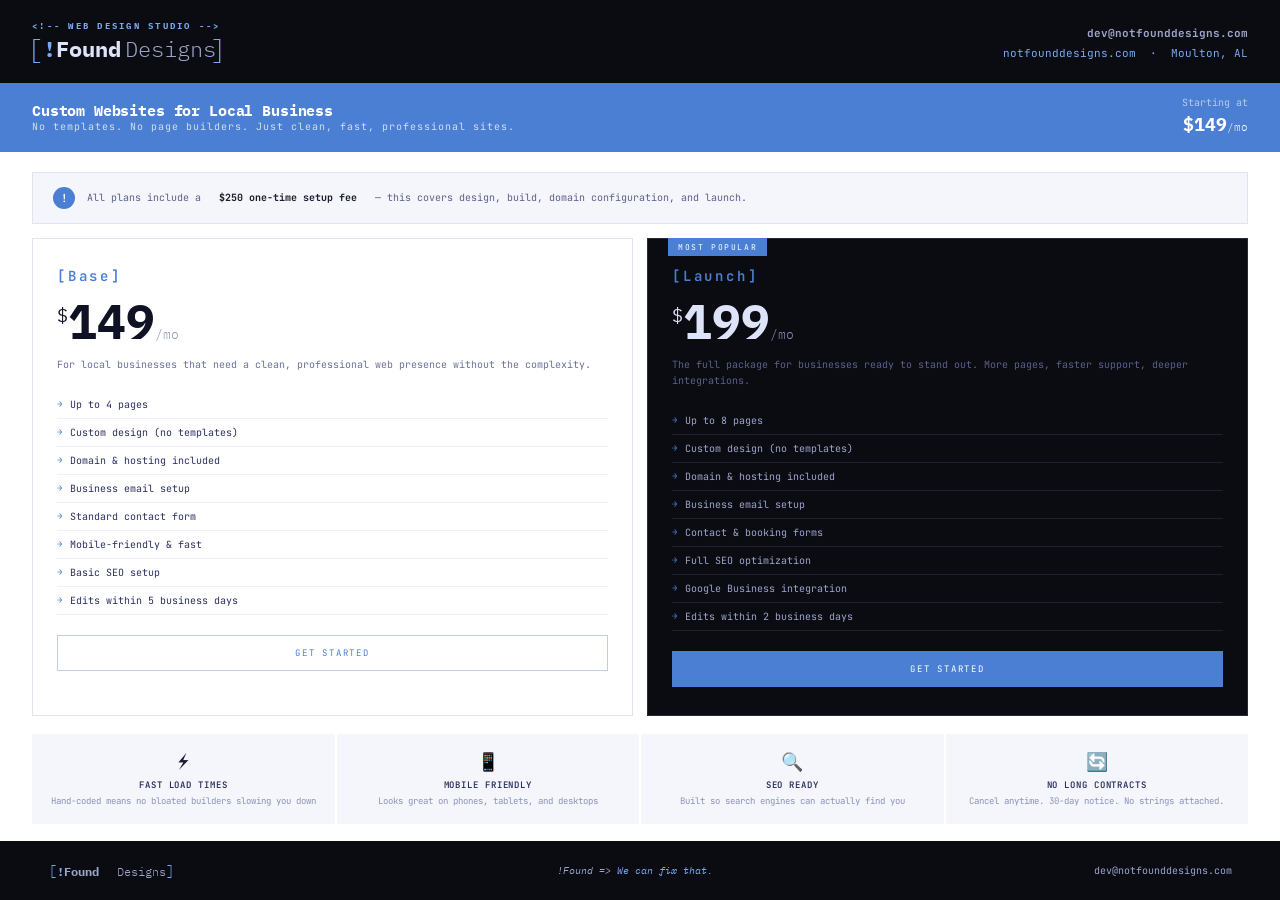
<file: Docs/pricing-handout.html>
<!doctype html>
<html lang="en">
<head>
  <meta charset="UTF-8" />
  <meta name="viewport" content="width=device-width, initial-scale=1.0" />
  <title>NotFound Designs — Pricing</title>
  <link href="https://fonts.googleapis.com/css2?family=JetBrains+Mono:wght@300;400;500;600;700&family=IBM+Plex+Mono:ital,wght@0,300;0,400;0,600;0,700;1,300&display=swap" rel="stylesheet" />
  <style>
    @page { size: letter portrait; margin: 0; }

    * { margin: 0; padding: 0; box-sizing: border-box; }

    body {
      font-family: 'JetBrains Mono', monospace;
      background: #fff;
      color: #1a1e2e;
      width: 100dvw;
      height: 100dvh;
      overflow: hidden;        /* no scroll at all */
      margin: 0 auto;
      display: flex;           /* ← add */
      flex-direction: column;  /* ← add */
    }

    /* ── HEADER ── */
    .header {
      background: #0a0c12;
      padding: 20px 32px;
      display: flex;
      align-items: flex-end;
      justify-content: space-between;
    }

    .logo {
      font-family: 'IBM Plex Mono', monospace;
      font-size: 22px; font-weight: 700;
      color: #dde3f8;
      display: flex; flex-direction: column; gap: 3px;
    }
    .logo-tag {
      font-size: 9px; color: #7aa8f0; letter-spacing: 0.25em; text-transform: uppercase;
    }
    .logo-lockup { display: flex; align-items: center; }
    .logo .b { color: #7aa8f0; font-weight: 300; font-size: 26px; line-height: 1; margin-left: -5px; }
    .logo .bang { color: #7aa8f0; }
    .logo .d { color: #9ea5cc; font-weight: 300; }

    .header-contact {
      text-align: right;
      font-size: 11px; color: #7aa8f0; line-height: 1.7;
    }
    .header-contact strong { color: #9ea5cc; display: block; margin-bottom: 2px; }

    /* ── HERO BAND ── */
    .hero-band {
      background: #4a7fd4;
      padding: 12px 32px;
      display: flex; align-items: center; justify-content: space-between;
    }
    .hero-band-headline {
      font-family: 'IBM Plex Mono', monospace;
      font-size: 15px; font-weight: 700; color: #fff; letter-spacing: -0.01em;
    }
    .hero-band-sub {
      font-size: 10px; color: rgba(255,255,255,0.75); letter-spacing: 0.1em;
    }

    /* ── MAIN CONTENT ── */
    .content {
      padding: 20px 32px;
      display: grid;
      grid-template-columns: 1fr 1fr;
      gap: 14px;
      flex: 1;                 /* ← fill remaining height */
      overflow: hidden;        /* ← prevent content from pushing past viewport */
      align-content: start;    /* ← keeps grid rows from stretching to fill */
    }

    /* ── PLAN CARDS ── */
    .plan {
      border: 1px solid #e0e4f0;
      padding: 28px 24px;
      position: relative;
    }
    .plan.featured {
      background: #0a0c12;
      border-color: #242840;
    }

    .plan-badge {
      position: absolute; top: -1px; left: 20px;
      background: #4a7fd4; color: #fff;
      font-size: 8px; letter-spacing: 0.2em; text-transform: uppercase;
      padding: 4px 10px;
    }

    .plan-name {
      font-size: 14px; font-weight: 600; letter-spacing: 0.2em;
      color: #4a7fd4; margin-bottom: 12px;
    }

    .plan-price {
      font-family: 'IBM Plex Mono', monospace;
      font-size: 48px; font-weight: 700; color: #0f1225;
      line-height: 1; margin-bottom: 4px;
    }
    .plan.featured .plan-price { color: #dde3f8; }

    .plan-price sup { font-size: 18px; vertical-align: super; font-weight: 400; }
    .plan-price span { font-size: 13px; font-weight: 300; color: #8a93b8; }

    .plan-desc {
      font-size: 10px; color: #6b7299; line-height: 1.6; margin: 12px 0 18px;
    }
    .plan.featured .plan-desc { color: #5a618a; }

    .plan-features { list-style: none; margin-bottom: 20px; }
    .plan-feature {
      font-size: 10px; color: #2a3060;
      padding: 7px 0; border-bottom: 1px solid #edf0f9;
      display: flex; align-items: center; gap: 8px;
    }
    .plan.featured .plan-feature { color: #9ea5cc; border-color: #1e2130; }
    .plan-feature::before { content: '→'; color: #4a7fd4; font-size: 9px; flex-shrink: 0; }

    .plan-cta {
      display: block; text-align: center;
      padding: 11px;
      font-size: 9px; letter-spacing: 0.2em; text-transform: uppercase;
      text-decoration: none;
      border: 1px solid #c0cce8; color: #4a7fd4;
    }
    .plan.featured .plan-cta {
      background: #4a7fd4; color: #fff; border-color: #4a7fd4;
    }

    /* ── SETUP FEE NOTICE ── */
    .setup-notice {
      grid-column: span 2;
      background: #f4f6fb;
      border: 1px solid #e0e4f0;
      padding: 14px 20px;
      display: flex; align-items: center; gap: 12px;
      font-size: 10px; color: #5a618a;
    }
    .setup-notice strong { color: #1a1e2e; }
    .setup-notice::before {
      content: '!'; width: 22px; height: 22px;
      background: #4a7fd4; color: #fff;
      border-radius: 50%;
      display: flex; align-items: center; justify-content: center;
      font-size: 11px; font-weight: 700; flex-shrink: 0;
    }

    /* ── WHAT'S INCLUDED STRIP ── */
    .included {
      grid-column: span 2;
      display: grid;
      grid-template-columns: repeat(4, 1fr);
      gap: 2px;
      margin-top: 4px;
    }

    .included-item {
      background: #f4f6fb;
      padding: 16px 14px;
      text-align: center;
    }

    .included-icon {
      font-size: 18px; margin-bottom: 6px;
    }

    .included-label {
      font-size: 9px; font-weight: 600; color: #2a3060;
      letter-spacing: 0.1em; text-transform: uppercase;
      margin-bottom: 4px;
    }

    .included-desc {
      font-size: 9px; color: #8a93b8; line-height: 1.5;
    }

    /* ── PROCESS SECTION ── */
    .process-section {
      grid-column: span 2;
      margin-top: 4px;
      border: 1px solid #e0e4f0;
      padding: 20px 20px 18px;
    }

    .section-label {
      font-size: 9px; color: #4a7fd4; letter-spacing: 0.3em;
      text-transform: uppercase; margin-bottom: 14px;
      display: flex; align-items: center; gap: 10px;
    }
    .section-label::before { content: ''; width: 20px; height: 1px; background: #4a7fd4; }

    .process-steps {
      display: grid; grid-template-columns: repeat(4, 1fr);
      gap: 12px;
    }

    .step { display: flex; gap: 10px; align-items: flex-start; }

    .step-num {
      font-family: 'IBM Plex Mono', monospace;
      font-size: 18px; font-weight: 700; color: #e0e4f0;
      line-height: 1; flex-shrink: 0; width: 28px;
    }

    .step-text { font-size: 9px; color: #6b7299; line-height: 1.5; }
    .step-text strong { color: #2a3060; display: block; margin-bottom: 2px; }

    /* ── FOOTER ── */
    .footer {
      background: #0a0c12;
      padding: 20px 48px;
      display: flex; align-items: center; justify-content: space-between;
      margin-top: auto;
    }

    .footer-logo {
      font-family: 'IBM Plex Mono', monospace;
      font-size: 12px; font-weight: 700; color: #9ea5cc;
    }
    .footer-logo .b { color: #7aa8f0; font-weight: 300; font-size: 15px; }
    .footer-logo .bang { color: #7aa8f0; }

    .footer-info {
      text-align: right;
      font-size: 10px; color: #9ea5cc; line-height: 1.6;
    }

    .footer-tagline {
      font-family: 'IBM Plex Mono', monospace;
      font-size: 10px; font-style: italic;
      color: #9ea5cc; text-align: center;
    }

    /* Print styles */
    @media print {
      body { width: 100%; }
      .plan-cta { border: 1pt solid #c0cce8 !important; }
    }
  </style>
</head>
<body>

  <!-- HEADER -->
  <div class="header">
    <div class="logo">
      <span class="logo-tag">&lt;!-- web design studio --&gt;</span>
      <span class="logo-lockup">
        <span class="b">[</span><span class="bang">!</span>Found
        <span style="display:inline-block;width:4px"></span>
        <span class="d">Designs</span><span class="b">]</span>
      </span>
    </div>
    <div class="header-contact">
      <strong>dev@notfounddesigns.com</strong>
      notfounddesigns.com &nbsp;·&nbsp; Moulton, AL
    </div>
  </div>

  <!-- HERO BAND -->
  <div class="hero-band">
    <div>
      <div class="hero-band-headline">Custom Websites for Local Business</div>
      <div class="hero-band-sub">No templates. No page builders. Just clean, fast, professional sites.</div>
    </div>
    <div style="text-align:right;font-size:10px;color:rgba(255,255,255,0.6);line-height:1.6">
      Starting at <strong style="font-size:18px;font-family:'IBM Plex Mono',monospace;color:#fff;display:block">$149<span style="font-size:11px;font-weight:300">/mo</span></strong>
    </div>
  </div>

  <!-- MAIN CONTENT -->
  <div class="content">

    <!-- SETUP NOTICE -->
    <div class="setup-notice">
      All plans include a <strong>&nbsp;$250 one-time setup fee&nbsp;</strong> — this covers design, build, domain configuration, and launch.
    </div>

    <!-- BASE PLAN -->
    <div class="plan">
      <div class="plan-name">[Base]</div>
      <div class="plan-price"><sup>$</sup>149<span>/mo</span></div>
      <div class="plan-desc">For local businesses that need a clean, professional web presence without the complexity.</div>
      <ul class="plan-features">
        <li class="plan-feature">Up to 4 pages</li>
        <li class="plan-feature">Custom design (no templates)</li>
        <li class="plan-feature">Domain &amp; hosting included</li>
        <li class="plan-feature">Business email setup</li>
        <li class="plan-feature">Standard contact form</li>
        <li class="plan-feature">Mobile-friendly &amp; fast</li>
        <li class="plan-feature">Basic SEO setup</li>
        <li class="plan-feature">Edits within 5 business days</li>
      </ul>
      <div class="plan-cta">Get Started</div>
    </div>

    <!-- LAUNCH PLAN -->
    <div class="plan featured">
      <div class="plan-badge">Most Popular</div>
      <div class="plan-name">[Launch]</div>
      <div class="plan-price"><sup>$</sup>199<span>/mo</span></div>
      <div class="plan-desc">The full package for businesses ready to stand out. More pages, faster support, deeper integrations.</div>
      <ul class="plan-features">
        <li class="plan-feature">Up to 8 pages</li>
        <li class="plan-feature">Custom design (no templates)</li>
        <li class="plan-feature">Domain &amp; hosting included</li>
        <li class="plan-feature">Business email setup</li>
        <li class="plan-feature">Contact &amp; booking forms</li>
        <li class="plan-feature">Full SEO optimization</li>
        <li class="plan-feature">Google Business integration</li>
        <li class="plan-feature">Edits within 2 business days</li>
      </ul>
      <div class="plan-cta">Get Started</div>
    </div>

    <!-- WHAT'S ALWAYS INCLUDED -->
    <div class="included">
      <div class="included-item">
        <div class="included-icon">⚡</div>
        <div class="included-label">Fast Load Times</div>
        <div class="included-desc">Hand-coded means no bloated builders slowing you down</div>
      </div>
      <div class="included-item">
        <div class="included-icon">📱</div>
        <div class="included-label">Mobile Friendly</div>
        <div class="included-desc">Looks great on phones, tablets, and desktops</div>
      </div>
      <div class="included-item">
        <div class="included-icon">🔍</div>
        <div class="included-label">SEO Ready</div>
        <div class="included-desc">Built so search engines can actually find you</div>
      </div>
      <div class="included-item">
        <div class="included-icon">🔄</div>
        <div class="included-label">No Long Contracts</div>
        <div class="included-desc">Cancel anytime. 30-day notice. No strings attached.</div>
      </div>
    </div>

    <!-- HOW IT WORKS -->
    <div class="process-section">
      <div class="section-label">How it works</div>
      <div class="process-steps">
        <div class="step">
          <div class="step-num">01</div>
          <div class="step-text"><strong>Reach Out</strong>Fill out the quick form or send an email. We'll reply within 1 business day.</div>
        </div>
        <div class="step">
          <div class="step-num">02</div>
          <div class="step-text"><strong>Onboarding</strong>We gather your logo, content, colors, and goals. Simple shared doc — no tech skills needed.</div>
        </div>
        <div class="step">
          <div class="step-num">03</div>
          <div class="step-text"><strong>Build &amp; Review</strong>We build your site and share a preview. You give feedback. We refine until it's right.</div>
        </div>
        <div class="step">
          <div class="step-num">04</div>
          <div class="step-text"><strong>Launch</strong>Your site goes live. Billing starts. We handle all hosting, domain, and ongoing updates.</div>
        </div>
      </div>
    </div>

  </div>

  <!-- FOOTER -->
  <div class="footer">
    <div class="footer-logo">
      <span class="b">[</span><span class="bang">!</span>Found
      <span style="display:inline-block;width:4px"></span>
      <span style="color:#9ea5cc;font-weight:300">Designs</span><span class="b">]</span>
    </div>
    <div class="footer-tagline">
      !Found => <em style="color:#7aa8f0">We can fix that.</em>
    </div>
    <div class="footer-info">
      dev@notfounddesigns.com
    </div>
  </div>

</body>
</html>
</file>
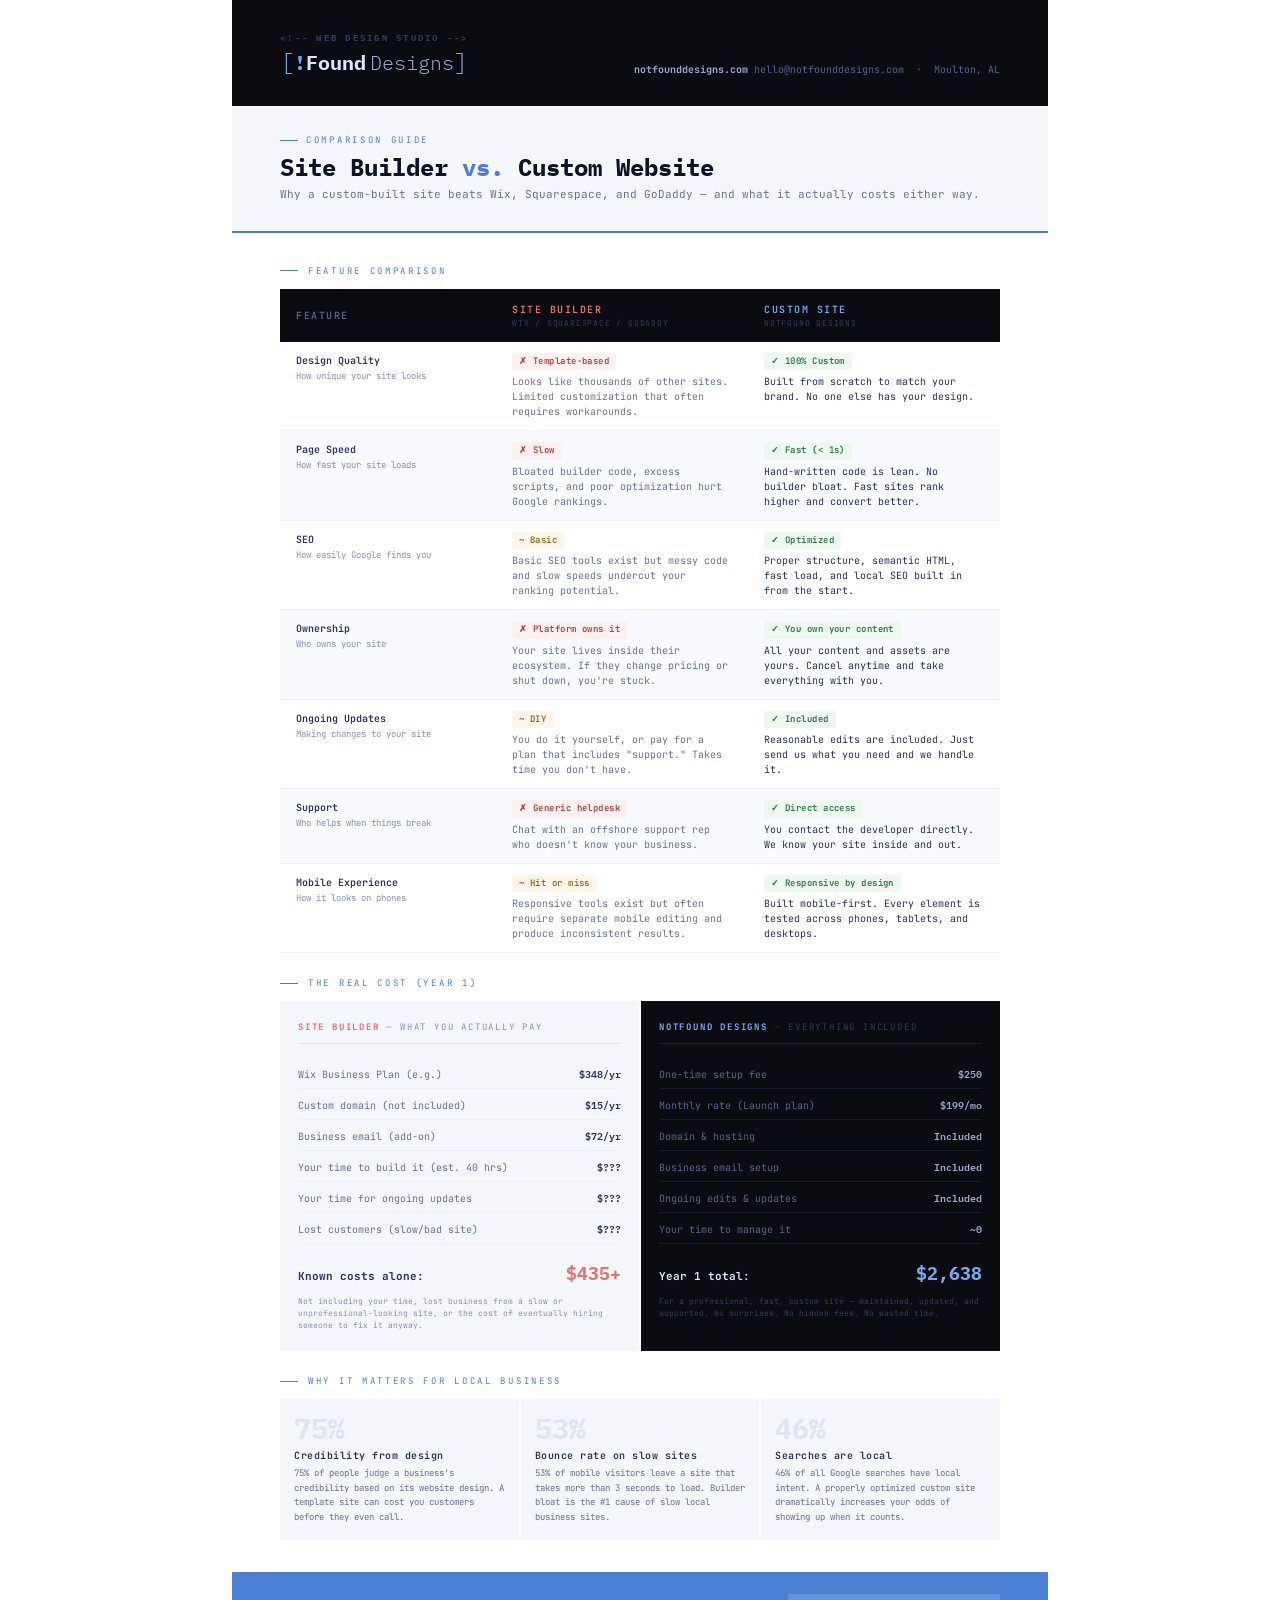
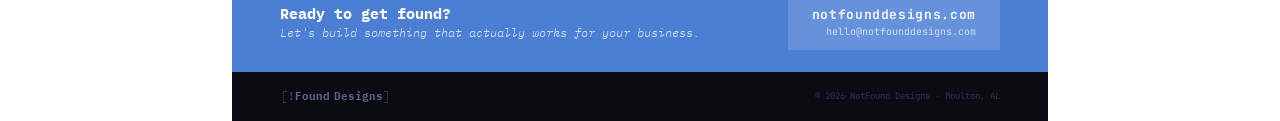
<file: Docs/sitebuilder-vs-custom.html>
<!doctype html>
<html lang="en">
<head>
  <meta charset="UTF-8" />
  <meta name="viewport" content="width=device-width, initial-scale=1.0" />
  <title>Site Builder vs. Custom Site | NotFound Designs</title>
  <link href="https://fonts.googleapis.com/css2?family=JetBrains+Mono:wght@300;400;500;600;700&family=IBM+Plex+Mono:ital,wght@0,300;0,400;0,600;0,700;1,300&display=swap" rel="stylesheet" />
  <style>
    @page { size: letter portrait; margin: 0; }

    * { margin: 0; padding: 0; box-sizing: border-box; }

    body {
      font-family: 'JetBrains Mono', monospace;
      background: #fff;
      color: #1a1e2e;
      width: 8.5in;
      min-height: 11in;
      margin: 0 auto;
    }

    /* ── HEADER ── */
    .header {
      background: #0a0c12;
      padding: 32px 48px 28px;
      display: flex; align-items: flex-end; justify-content: space-between;
    }

    .logo {
      font-family: 'IBM Plex Mono', monospace;
      font-size: 20px; font-weight: 700; color: #dde3f8;
      display: flex; flex-direction: column; gap: 3px;
    }
    .logo-tag { font-size: 9px; color: #353a5c; letter-spacing: 0.25em; text-transform: uppercase; }
    .logo-lockup { display: flex; align-items: center; }
    .logo .b { color: #7aa8f0; font-weight: 300; font-size: 24px; }
    .logo .bang { color: #7aa8f0; }
    .logo .d { color: #9ea5cc; font-weight: 300; }

    .header-right {
      text-align: right; font-size: 10px; color: #5a618a; line-height: 1.6;
    }
    .header-right strong { color: #9ea5cc; }

    /* ── TITLE BAND ── */
    .title-band {
      padding: 28px 48px;
      background: #f4f6fb;
      border-bottom: 2px solid #4a7fd4;
    }

    .doc-eyebrow {
      font-size: 9px; color: #4a7fd4; letter-spacing: 0.3em; text-transform: uppercase;
      margin-bottom: 8px; display: flex; align-items: center; gap: 8px;
    }
    .doc-eyebrow::before { content: ''; width: 18px; height: 1px; background: #4a7fd4; }

    .doc-title {
      font-family: 'IBM Plex Mono', monospace;
      font-size: 24px; font-weight: 700; color: #0f1225;
      line-height: 1.1;
    }
    .doc-title span { color: #4a7fd4; }

    .doc-subtitle {
      font-size: 11px; color: #6b7299; margin-top: 6px; line-height: 1.5;
    }

    /* ── CONTENT ── */
    .content {
      padding: 32px 48px;
      display: flex; flex-direction: column; gap: 24px;
    }

    /* ── COMPARISON TABLE ── */
    .comparison-table {
      width: 100%;
      border-collapse: collapse;
    }

    .comparison-table thead tr {
      background: #0a0c12;
    }

    .comparison-table th {
      padding: 14px 16px;
      font-size: 10px; font-weight: 600;
      letter-spacing: 0.15em; text-transform: uppercase;
      text-align: left;
    }

    .th-feature { color: #5a618a; width: 30%; }
    .th-builder { color: #e87070; width: 35%; }
    .th-custom { color: #7aa8f0; width: 35%; }

    .th-builder-inner, .th-custom-inner {
      display: flex; flex-direction: column; gap: 2px;
    }
    .th-brand { font-size: 8px; color: #353a5c; font-weight: 400; letter-spacing: 0.1em; }

    .comparison-table tbody tr {
      border-bottom: 1px solid #edf0f9;
    }
    .comparison-table tbody tr:nth-child(even) {
      background: #f9fafd;
    }

    .comparison-table td {
      padding: 11px 16px;
      font-size: 10px; vertical-align: top; line-height: 1.5;
    }

    .td-feature { color: #2a3060; font-weight: 600; }
    .td-feature .feat-sub { font-weight: 400; color: #8a93b8; font-size: 9px; margin-top: 2px; }

    .td-builder { color: #6b7299; }
    .td-custom { color: #2a3060; }

    .badge {
      display: inline-flex; align-items: center; gap: 4px;
      font-size: 9px; padding: 2px 7px;
      border-radius: 2px; font-weight: 600; letter-spacing: 0.05em;
    }
    .badge-bad { background: #fef0f0; color: #c0404040; color: #b04040; }
    .badge-ok  { background: #fdf6e8; color: #9a6820; }
    .badge-good{ background: #edf8f0; color: #2a7a45; }

    /* ── THE REAL COST SECTION ── */
    .cost-section {
      display: grid; grid-template-columns: 1fr 1fr; gap: 2px;
    }

    .cost-card {
      padding: 20px 18px;
      background: #f4f6fb;
    }

    .cost-card.dark {
      background: #0a0c12;
    }

    .cost-header {
      font-size: 9px; letter-spacing: 0.2em; text-transform: uppercase;
      margin-bottom: 14px; padding-bottom: 10px;
      border-bottom: 1px solid #e0e4f0;
      color: #8a93b8;
    }

    .cost-card.dark .cost-header {
      color: #353a5c; border-color: #1e2130;
    }

    .cost-header strong { color: #e87070; }
    .cost-card.dark .cost-header strong { color: #7aa8f0; }

    .cost-line {
      display: flex; justify-content: space-between; align-items: baseline;
      font-size: 10px; padding: 6px 0; border-bottom: 1px solid #edf0f9;
    }
    .cost-card.dark .cost-line { border-color: #1a1d2e; }

    .cost-label { color: #6b7299; }
    .cost-card.dark .cost-label { color: #5a618a; }

    .cost-amount { font-family: 'IBM Plex Mono', monospace; font-weight: 600; color: #2a3060; }
    .cost-card.dark .cost-amount { color: #9ea5cc; }

    .cost-total {
      display: flex; justify-content: space-between; align-items: baseline;
      margin-top: 10px; padding-top: 8px;
      font-size: 11px; font-weight: 700;
    }
    .cost-total-label { color: #2a3060; }
    .cost-card.dark .cost-total-label { color: #dde3f8; }
    .cost-total-amount {
      font-family: 'IBM Plex Mono', monospace; font-size: 18px; color: #e87070;
    }
    .cost-card.dark .cost-total-amount { color: #7aa8f0; }

    .cost-note {
      font-size: 8px; color: #8a93b8; margin-top: 10px; line-height: 1.5;
    }
    .cost-card.dark .cost-note { color: #353a5c; }

    /* ── CALLOUTS ── */
    .callouts {
      display: grid; grid-template-columns: repeat(3, 1fr); gap: 2px;
    }

    .callout {
      background: #f4f6fb; padding: 16px 14px;
    }

    .callout-num {
      font-family: 'IBM Plex Mono', monospace;
      font-size: 28px; font-weight: 700; color: #e0e4f0; line-height: 1;
      margin-bottom: 6px;
    }

    .callout-title {
      font-size: 10px; font-weight: 600; color: #2a3060;
      margin-bottom: 4px; letter-spacing: 0.05em;
    }

    .callout-body {
      font-size: 9px; color: #6b7299; line-height: 1.6;
    }

    /* ── SECTION LABEL ── */
    .section-label {
      font-size: 9px; color: #4a7fd4; letter-spacing: 0.3em; text-transform: uppercase;
      display: flex; align-items: center; gap: 10px; margin-bottom: 12px;
    }
    .section-label::before { content: ''; width: 18px; height: 1px; background: #4a7fd4; }

    /* ── BOTTOM CTA ── */
    .cta-band {
      background: #4a7fd4;
      padding: 22px 48px;
      display: flex; align-items: center; justify-content: space-between;
    }
    .cta-text {
      font-family: 'IBM Plex Mono', monospace;
      font-size: 15px; font-weight: 700; color: #fff;
    }
    .cta-text span { font-style: italic; font-weight: 300; opacity: 0.8; font-size: 12px; display: block; margin-top: 2px; }

    .cta-box {
      background: rgba(255,255,255,0.15);
      padding: 12px 24px; text-align: right;
    }
    .cta-url {
      font-size: 13px; font-weight: 600; color: #fff; letter-spacing: 0.05em;
    }
    .cta-email {
      font-size: 10px; color: rgba(255,255,255,0.7); margin-top: 2px;
    }

    /* ── FOOTER ── */
    .footer {
      background: #0a0c12; padding: 16px 48px;
      display: flex; align-items: center; justify-content: space-between;
    }
    .footer-logo {
      font-family: 'IBM Plex Mono', monospace;
      font-size: 11px; font-weight: 700; color: #5a618a;
      display: flex; align-items: center;
    }
    .footer-logo .b { color: #353a5c; font-weight: 300; font-size: 13px; }
    .footer-copy { font-size: 9px; color: #2a3060; }

    @media print {
      body { width: 100%; }
    }
  </style>
</head>
<body>

  <!-- HEADER -->
  <div class="header">
    <div class="logo">
      <span class="logo-tag">&lt;!-- web design studio --&gt;</span>
      <span class="logo-lockup">
        <span class="b">[</span><span class="bang">!</span>Found
        <span style="display:inline-block;width:4px"></span>
        <span class="d">Designs</span><span class="b">]</span>
      </span>
    </div>
    <div class="header-right">
      <strong>notfounddesigns.com</strong>
      hello@notfounddesigns.com &nbsp;·&nbsp; Moulton, AL
    </div>
  </div>

  <!-- TITLE BAND -->
  <div class="title-band">
    <div class="doc-eyebrow">Comparison Guide</div>
    <div class="doc-title">Site Builder <span>vs.</span> Custom Website</div>
    <div class="doc-subtitle">Why a custom-built site beats Wix, Squarespace, and GoDaddy — and what it actually costs either way.</div>
  </div>

  <!-- CONTENT -->
  <div class="content">

    <!-- COMPARISON TABLE -->
    <div>
      <div class="section-label">Feature Comparison</div>
      <table class="comparison-table">
        <thead>
          <tr>
            <th class="th-feature">Feature</th>
            <th class="th-builder">
              <div class="th-builder-inner">
                <span>Site Builder</span>
                <span class="th-brand">Wix / Squarespace / GoDaddy</span>
              </div>
            </th>
            <th class="th-custom">
              <div class="th-custom-inner">
                <span>Custom Site</span>
                <span class="th-brand">NotFound Designs</span>
              </div>
            </th>
          </tr>
        </thead>
        <tbody>
          <tr>
            <td class="td-feature">Design Quality<div class="feat-sub">How unique your site looks</div></td>
            <td class="td-builder"><span class="badge badge-bad">✗ Template-based</span><br><span style="margin-top:4px;display:block">Looks like thousands of other sites. Limited customization that often requires workarounds.</span></td>
            <td class="td-custom"><span class="badge badge-good">✓ 100% Custom</span><br><span style="margin-top:4px;display:block">Built from scratch to match your brand. No one else has your design.</span></td>
          </tr>
          <tr>
            <td class="td-feature">Page Speed<div class="feat-sub">How fast your site loads</div></td>
            <td class="td-builder"><span class="badge badge-bad">✗ Slow</span><br><span style="margin-top:4px;display:block">Bloated builder code, excess scripts, and poor optimization hurt Google rankings.</span></td>
            <td class="td-custom"><span class="badge badge-good">✓ Fast (&lt; 1s)</span><br><span style="margin-top:4px;display:block">Hand-written code is lean. No builder bloat. Fast sites rank higher and convert better.</span></td>
          </tr>
          <tr>
            <td class="td-feature">SEO<div class="feat-sub">How easily Google finds you</div></td>
            <td class="td-builder"><span class="badge badge-ok">~ Basic</span><br><span style="margin-top:4px;display:block">Basic SEO tools exist but messy code and slow speeds undercut your ranking potential.</span></td>
            <td class="td-custom"><span class="badge badge-good">✓ Optimized</span><br><span style="margin-top:4px;display:block">Proper structure, semantic HTML, fast load, and local SEO built in from the start.</span></td>
          </tr>
          <tr>
            <td class="td-feature">Ownership<div class="feat-sub">Who owns your site</div></td>
            <td class="td-builder"><span class="badge badge-bad">✗ Platform owns it</span><br><span style="margin-top:4px;display:block">Your site lives inside their ecosystem. If they change pricing or shut down, you're stuck.</span></td>
            <td class="td-custom"><span class="badge badge-good">✓ You own your content</span><br><span style="margin-top:4px;display:block">All your content and assets are yours. Cancel anytime and take everything with you.</span></td>
          </tr>
          <tr>
            <td class="td-feature">Ongoing Updates<div class="feat-sub">Making changes to your site</div></td>
            <td class="td-builder"><span class="badge badge-ok">~ DIY</span><br><span style="margin-top:4px;display:block">You do it yourself, or pay for a plan that includes "support." Takes time you don't have.</span></td>
            <td class="td-custom"><span class="badge badge-good">✓ Included</span><br><span style="margin-top:4px;display:block">Reasonable edits are included. Just send us what you need and we handle it.</span></td>
          </tr>
          <tr>
            <td class="td-feature">Support<div class="feat-sub">Who helps when things break</div></td>
            <td class="td-builder"><span class="badge badge-bad">✗ Generic helpdesk</span><br><span style="margin-top:4px;display:block">Chat with an offshore support rep who doesn't know your business.</span></td>
            <td class="td-custom"><span class="badge badge-good">✓ Direct access</span><br><span style="margin-top:4px;display:block">You contact the developer directly. We know your site inside and out.</span></td>
          </tr>
          <tr>
            <td class="td-feature">Mobile Experience<div class="feat-sub">How it looks on phones</div></td>
            <td class="td-builder"><span class="badge badge-ok">~ Hit or miss</span><br><span style="margin-top:4px;display:block">Responsive tools exist but often require separate mobile editing and produce inconsistent results.</span></td>
            <td class="td-custom"><span class="badge badge-good">✓ Responsive by design</span><br><span style="margin-top:4px;display:block">Built mobile-first. Every element is tested across phones, tablets, and desktops.</span></td>
          </tr>
        </tbody>
      </table>
    </div>

    <!-- REAL COST COMPARISON -->
    <div>
      <div class="section-label">The Real Cost (Year 1)</div>
      <div class="cost-section">

        <div class="cost-card">
          <div class="cost-header"><strong>Site Builder</strong> — What You Actually Pay</div>
          <div class="cost-line">
            <span class="cost-label">Wix Business Plan (e.g.)</span>
            <span class="cost-amount">$348/yr</span>
          </div>
          <div class="cost-line">
            <span class="cost-label">Custom domain (not included)</span>
            <span class="cost-amount">$15/yr</span>
          </div>
          <div class="cost-line">
            <span class="cost-label">Business email (add-on)</span>
            <span class="cost-amount">$72/yr</span>
          </div>
          <div class="cost-line">
            <span class="cost-label">Your time to build it (est. 40 hrs)</span>
            <span class="cost-amount">$???</span>
          </div>
          <div class="cost-line">
            <span class="cost-label">Your time for ongoing updates</span>
            <span class="cost-amount">$???</span>
          </div>
          <div class="cost-line">
            <span class="cost-label">Lost customers (slow/bad site)</span>
            <span class="cost-amount">$???</span>
          </div>
          <div class="cost-total">
            <span class="cost-total-label">Known costs alone:</span>
            <span class="cost-total-amount">$435+</span>
          </div>
          <div class="cost-note">Not including your time, lost business from a slow or unprofessional-looking site, or the cost of eventually hiring someone to fix it anyway.</div>
        </div>

        <div class="cost-card dark">
          <div class="cost-header"><strong>NotFound Designs</strong> — Everything Included</div>
          <div class="cost-line">
            <span class="cost-label">One-time setup fee</span>
            <span class="cost-amount">$250</span>
          </div>
          <div class="cost-line">
            <span class="cost-label">Monthly rate (Launch plan)</span>
            <span class="cost-amount">$199/mo</span>
          </div>
          <div class="cost-line">
            <span class="cost-label">Domain &amp; hosting</span>
            <span class="cost-amount">Included</span>
          </div>
          <div class="cost-line">
            <span class="cost-label">Business email setup</span>
            <span class="cost-amount">Included</span>
          </div>
          <div class="cost-line">
            <span class="cost-label">Ongoing edits &amp; updates</span>
            <span class="cost-amount">Included</span>
          </div>
          <div class="cost-line">
            <span class="cost-label">Your time to manage it</span>
            <span class="cost-amount">~0</span>
          </div>
          <div class="cost-total">
            <span class="cost-total-label">Year 1 total:</span>
            <span class="cost-total-amount">$2,638</span>
          </div>
          <div class="cost-note">For a professional, fast, custom site — maintained, updated, and supported. No surprises. No hidden fees. No wasted time.</div>
        </div>

      </div>
    </div>

    <!-- CALLOUTS -->
    <div>
      <div class="section-label">Why it matters for local business</div>
      <div class="callouts">
        <div class="callout">
          <div class="callout-num">75%</div>
          <div class="callout-title">Credibility from design</div>
          <div class="callout-body">75% of people judge a business's credibility based on its website design. A template site can cost you customers before they even call.</div>
        </div>
        <div class="callout">
          <div class="callout-num">53%</div>
          <div class="callout-title">Bounce rate on slow sites</div>
          <div class="callout-body">53% of mobile visitors leave a site that takes more than 3 seconds to load. Builder bloat is the #1 cause of slow local business sites.</div>
        </div>
        <div class="callout">
          <div class="callout-num">46%</div>
          <div class="callout-title">Searches are local</div>
          <div class="callout-body">46% of all Google searches have local intent. A properly optimized custom site dramatically increases your odds of showing up when it counts.</div>
        </div>
      </div>
    </div>

  </div>

  <!-- CTA BAND -->
  <div class="cta-band">
    <div class="cta-text">
      Ready to get found?
      <span>Let's build something that actually works for your business.</span>
    </div>
    <div class="cta-box">
      <div class="cta-url">notfounddesigns.com</div>
      <div class="cta-email">hello@notfounddesigns.com</div>
    </div>
  </div>

  <!-- FOOTER -->
  <div class="footer">
    <div class="footer-logo">
      <span class="b">[</span><span class="bang" style="color:#353a5c">!</span>Found
      <span style="display:inline-block;width:4px"></span>
      Designs<span class="b">]</span>
    </div>
    <div class="footer-copy">© 2026 NotFound Designs · Moulton, AL</div>
  </div>

</body>
</html>
</file>
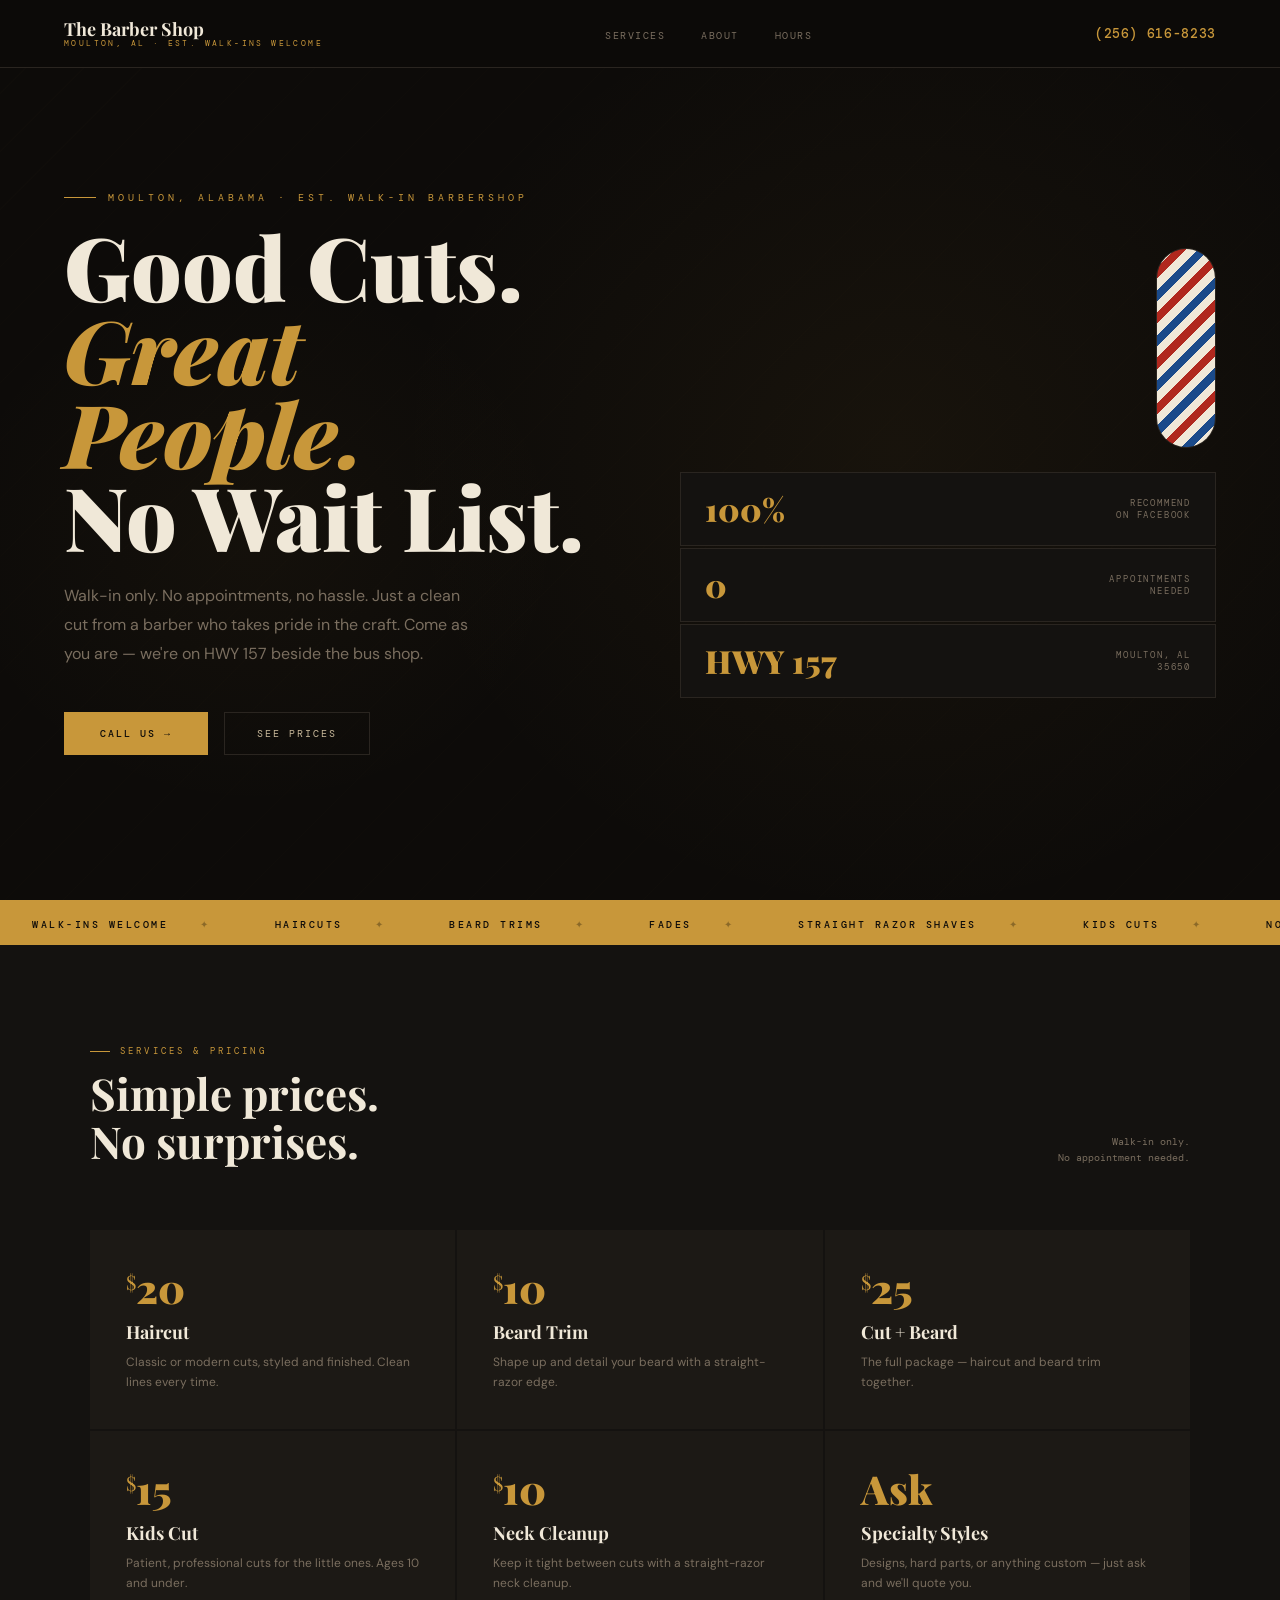
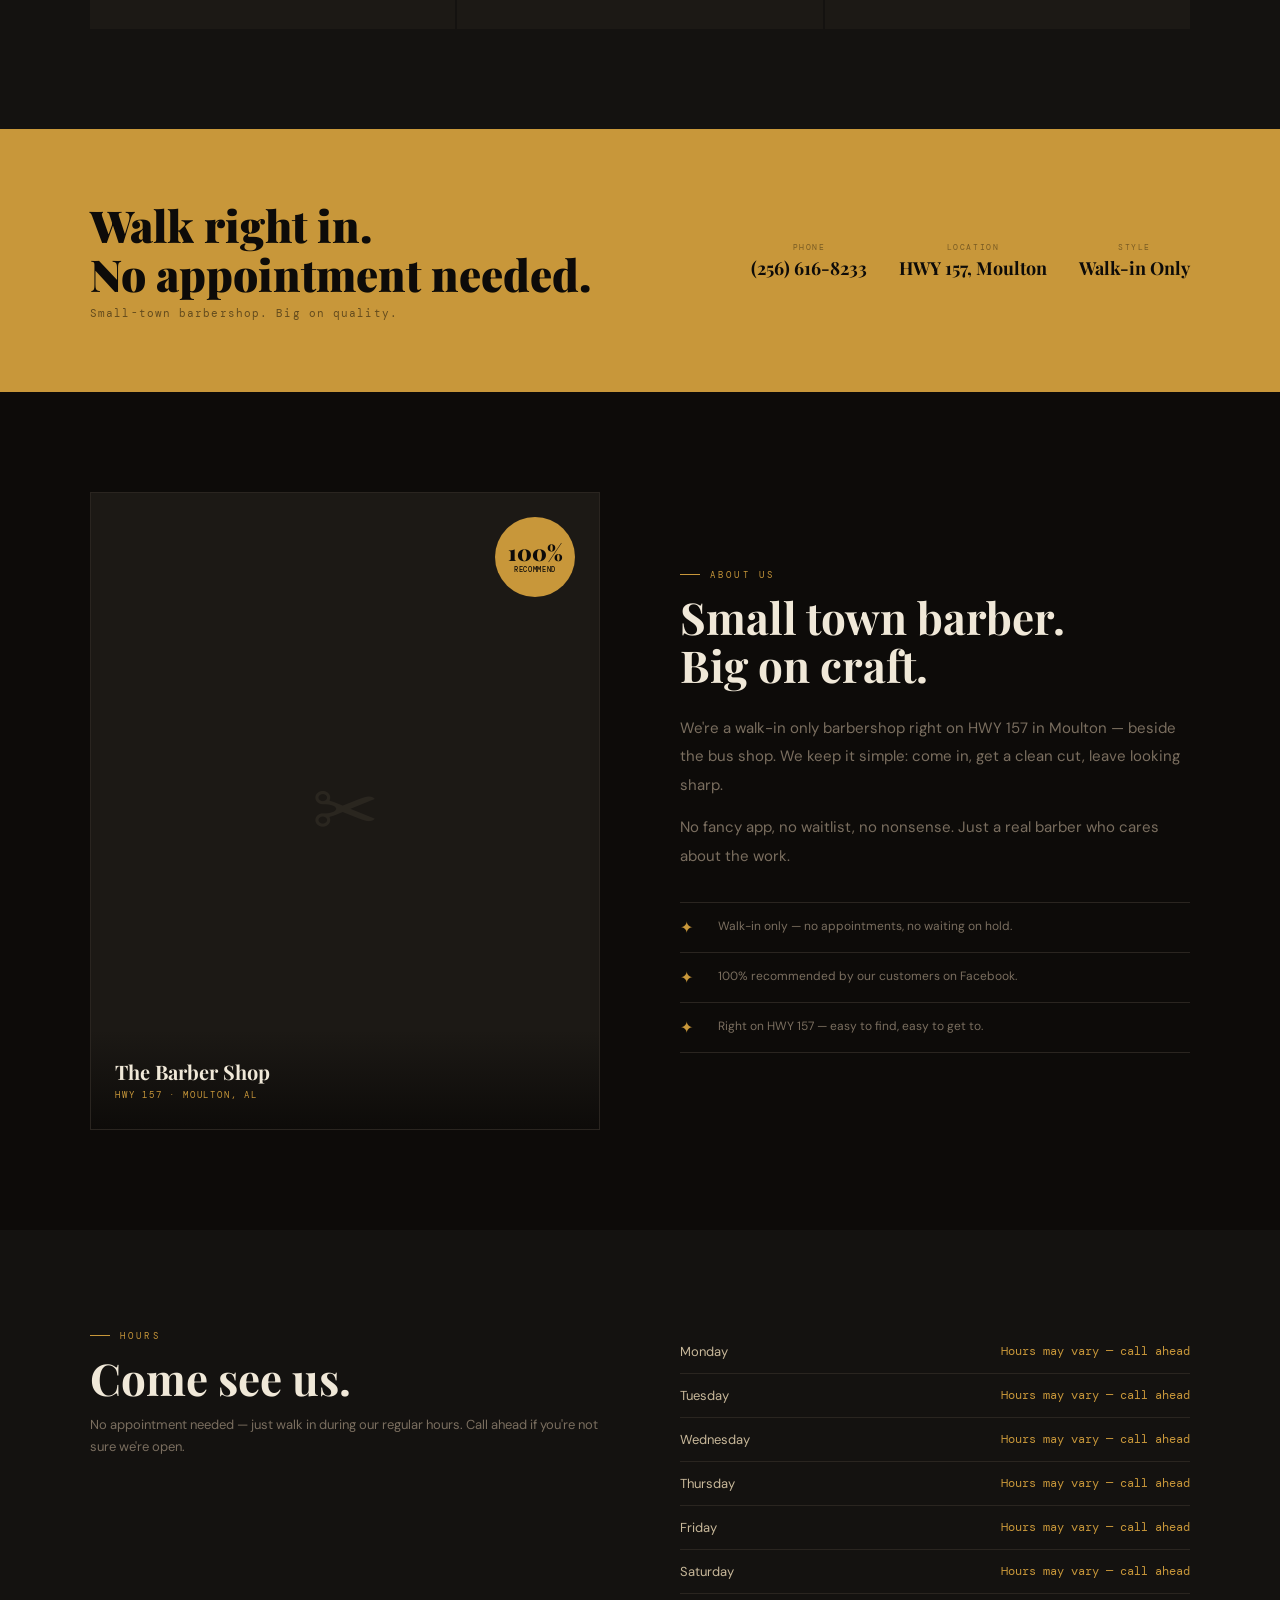
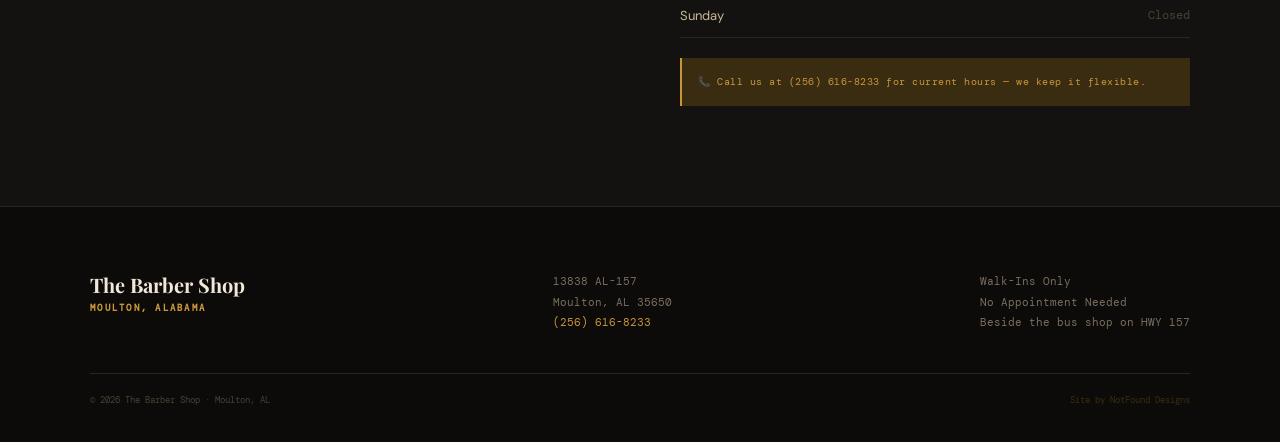
<file: Mockups/mockup-barber-shop.html>
<!doctype html>
<html lang="en">
<head>
  <meta charset="UTF-8" />
  <meta name="viewport" content="width=device-width, initial-scale=1.0" />
  <title>The Barber Shop — Moulton, AL</title>
  <link href="https://fonts.googleapis.com/css2?family=Playfair+Display:wght@400;700;900&family=DM+Mono:ital,wght@0,300;0,400;0,500;1,300&family=DM+Sans:ital,wght@0,300;0,400;0,500;1,300&display=swap" rel="stylesheet" />
  <style>
    :root {
      --bg: #0d0b09;
      --bg2: #141210;
      --bg3: #1c1915;
      --border: #2a2520;
      --muted: #4a4035;
      --text-dim: #7a6e5f;
      --text: #c8b89a;
      --text-bright: #f0e8d8;
      --gold: #c8973a;
      --gold2: #e8b85a;
      --gold-dim: #3a2c10;
      --cream: #f5edd8;
    }

    *, *::before, *::after { margin: 0; padding: 0; box-sizing: border-box; }
    html { scroll-behavior: smooth; }

    body {
      font-family: 'DM Sans', sans-serif;
      background: var(--bg);
      color: var(--text);
      overflow-x: hidden;
    }

    /* ── NAV ── */
    nav {
      position: fixed; top: 0; left: 0; right: 0; z-index: 100;
      padding: 0 clamp(20px, 5vw, 64px);
      height: 68px;
      display: flex; align-items: center; justify-content: space-between;
      background: rgba(13, 11, 9, 0.9);
      backdrop-filter: blur(16px);
      border-bottom: 1px solid var(--border);
      transition: border-color 0.3s;
    }

    .nav-logo {
      font-family: 'Playfair Display', serif;
      font-size: 18px; font-weight: 700;
      color: var(--text-bright);
      text-decoration: none;
      display: flex; flex-direction: column; gap: 1px; line-height: 1;
    }

    .nav-logo-sub {
      font-family: 'DM Mono', monospace;
      font-size: 8px; color: var(--gold);
      letter-spacing: 0.3em; text-transform: uppercase; font-weight: 400;
    }

    .nav-links {
      display: flex; gap: 36px; list-style: none;
    }

    .nav-links a {
      font-family: 'DM Mono', monospace;
      font-size: 10px; color: var(--text-dim);
      text-decoration: none; letter-spacing: 0.15em; text-transform: uppercase;
      transition: color 0.2s;
    }
    .nav-links a:hover { color: var(--gold); }

    .nav-phone {
      font-family: 'DM Mono', monospace;
      font-size: 13px; font-weight: 500;
      color: var(--gold); text-decoration: none;
      letter-spacing: 0.05em;
      transition: color 0.2s;
    }
    .nav-phone:hover { color: var(--gold2); }

    /* ── HERO ── */
    #hero {
      min-height: 100vh;
      display: flex; align-items: center;
      position: relative; overflow: hidden;
      padding: clamp(100px, 14vh, 140px) clamp(24px, 5vw, 80px) 80px;
    }

    .hero-bg {
      position: absolute; inset: 0;
      background:
        radial-gradient(ellipse 60% 80% at 70% 50%, rgba(200, 151, 58, 0.06) 0%, transparent 65%),
        radial-gradient(ellipse 40% 50% at 20% 60%, rgba(200, 151, 58, 0.04) 0%, transparent 60%);
    }

    /* Diagonal stripe texture */
    .hero-texture {
      position: absolute; inset: 0; pointer-events: none;
      background-image: repeating-linear-gradient(
        -45deg,
        transparent,
        transparent 40px,
        rgba(200, 151, 58, 0.012) 40px,
        rgba(200, 151, 58, 0.012) 41px
      );
    }

    .hero-content {
      position: relative; z-index: 2;
      max-width: 1200px; margin: 0 auto; width: 100%;
      display: grid; grid-template-columns: 1fr 1fr;
      gap: 80px; align-items: center;
    }

    .hero-eyebrow {
      font-family: 'DM Mono', monospace;
      font-size: 10px; color: var(--gold);
      letter-spacing: 0.4em; text-transform: uppercase;
      margin-bottom: 20px;
      display: flex; align-items: center; gap: 12px;
      opacity: 0; animation: fadeUp 0.6s ease 0.1s forwards;
    }
    .hero-eyebrow::before { content: ''; width: 32px; height: 1px; background: var(--gold); }

    .hero-headline {
      font-family: 'Playfair Display', serif;
      font-size: clamp(48px, 7vw, 88px);
      font-weight: 900; line-height: 0.95;
      color: var(--text-bright);
      margin-bottom: 24px;
      opacity: 0; animation: fadeUp 0.75s ease 0.25s forwards;
    }

    .hero-headline em {
      font-style: italic; color: var(--gold);
    }

    .hero-body {
      font-size: clamp(14px, 1.5vw, 16px);
      color: var(--text-dim); line-height: 1.8;
      max-width: 420px; margin-bottom: 44px;
      opacity: 0; animation: fadeUp 0.75s ease 0.4s forwards;
    }

    .hero-actions {
      display: flex; gap: 16px; flex-wrap: wrap;
      opacity: 0; animation: fadeUp 0.75s ease 0.55s forwards;
    }

    .btn-gold {
      padding: 15px 36px;
      background: var(--gold); color: var(--bg);
      font-family: 'DM Mono', monospace;
      font-size: 10px; letter-spacing: 0.2em; text-transform: uppercase;
      text-decoration: none; font-weight: 500;
      transition: background 0.2s, transform 0.15s;
      display: inline-block;
    }
    .btn-gold:hover { background: var(--gold2); transform: translateY(-2px); }

    .btn-outline {
      padding: 14px 32px;
      background: transparent; color: var(--text);
      font-family: 'DM Mono', monospace;
      font-size: 10px; letter-spacing: 0.2em; text-transform: uppercase;
      text-decoration: none;
      border: 1px solid var(--border);
      transition: border-color 0.2s, color 0.2s;
      display: inline-block;
    }
    .btn-outline:hover { border-color: var(--gold); color: var(--gold); }

    /* Hero right side — barber pole + stats */
    .hero-right {
      display: flex; flex-direction: column; gap: 24px; align-items: flex-end;
      opacity: 0; animation: fadeIn 0.8s ease 0.8s forwards;
    }

    /* Decorative barber pole */
    .barber-pole {
      width: 60px; height: 200px;
      border-radius: 30px;
      background: #1c1915;
      border: 1px solid var(--border);
      overflow: hidden;
      position: relative;
    }

    .barber-pole-inner {
      position: absolute; inset: 0;
      background: repeating-linear-gradient(
        -45deg,
        #b0281e,
        #b0281e 8px,
        #f0e8d8 8px,
        #f0e8d8 16px,
        #1a4a8a 16px,
        #1a4a8a 24px,
        #f0e8d8 24px,
        #f0e8d8 32px
      );
      animation: poleSpin 4s linear infinite;
    }

    @keyframes poleSpin {
      from { background-position: 0 0; }
      to { background-position: 0 -96px; }
    }

    .hero-stats {
      display: flex; flex-direction: column; gap: 2px;
      width: 100%;
    }

    .hero-stat {
      background: var(--bg2);
      border: 1px solid var(--border);
      padding: 20px 24px;
      display: flex; justify-content: space-between; align-items: center;
    }

    .hero-stat-num {
      font-family: 'Playfair Display', serif;
      font-size: 32px; font-weight: 900; color: var(--gold);
      line-height: 1;
    }

    .hero-stat-label {
      font-family: 'DM Mono', monospace;
      font-size: 9px; color: var(--text-dim);
      letter-spacing: 0.2em; text-transform: uppercase;
      text-align: right;
    }

    /* ── MARQUEE ── */
    .marquee-strip {
      background: var(--gold); padding: 12px 0;
      overflow: hidden; white-space: nowrap;
    }
    .marquee-inner {
      display: inline-flex;
      animation: marquee 20s linear infinite;
    }
    .marquee-item {
      font-family: 'DM Mono', monospace;
      font-size: 10px; font-weight: 500;
      letter-spacing: 0.25em; text-transform: uppercase;
      color: var(--bg); padding: 0 32px;
      display: flex; align-items: center; gap: 32px;
    }
    .marquee-item::after { content: '✦'; color: rgba(0,0,0,0.3); }

    @keyframes marquee { from { transform: translateX(0) } to { transform: translateX(-50%) } }

    /* ── SERVICES ── */
    #services {
      padding: clamp(64px, 8vw, 100px) clamp(24px, 5vw, 80px);
      background: var(--bg2);
    }

    .section-header {
      max-width: 1100px; margin: 0 auto clamp(40px, 5vw, 64px);
      display: flex; justify-content: space-between; align-items: flex-end;
    }

    .section-eyebrow {
      font-family: 'DM Mono', monospace;
      font-size: 9px; color: var(--gold);
      letter-spacing: 0.35em; text-transform: uppercase;
      margin-bottom: 12px;
      display: flex; align-items: center; gap: 10px;
    }
    .section-eyebrow::before { content: ''; width: 20px; height: 1px; background: var(--gold); }

    .section-title {
      font-family: 'Playfair Display', serif;
      font-size: clamp(28px, 4vw, 44px); font-weight: 700;
      color: var(--text-bright); line-height: 1.1;
    }

    .section-note {
      font-family: 'DM Mono', monospace;
      font-size: 10px; color: var(--text-dim); text-align: right;
      line-height: 1.6;
    }

    .services-grid {
      max-width: 1100px; margin: 0 auto;
      display: grid; grid-template-columns: repeat(3, 1fr); gap: 2px;
    }

    .service-card {
      background: var(--bg3);
      padding: clamp(24px, 3vw, 36px);
      border-top: 2px solid transparent;
      transition: border-color 0.2s, background 0.2s;
    }
    .service-card:hover {
      border-color: var(--gold);
      background: var(--bg);
    }

    .service-price {
      font-family: 'Playfair Display', serif;
      font-size: 40px; font-weight: 900; color: var(--gold);
      line-height: 1; margin-bottom: 12px;
    }
    .service-price sup { font-size: 20px; vertical-align: super; font-weight: 400; }

    .service-name {
      font-family: 'Playfair Display', serif;
      font-size: 18px; font-weight: 700; color: var(--text-bright);
      margin-bottom: 8px;
    }

    .service-desc {
      font-size: 12px; color: var(--text-dim); line-height: 1.7;
    }

    /* ── ABOUT ── */
    #about {
      padding: clamp(64px, 8vw, 100px) clamp(24px, 5vw, 80px);
      background: var(--bg);
    }

    .about-inner {
      max-width: 1100px; margin: 0 auto;
      display: grid; grid-template-columns: 1fr 1fr;
      gap: clamp(48px, 7vw, 80px); align-items: center;
    }

    .about-body {
      font-size: clamp(13px, 1.5vw, 15px); color: var(--text-dim);
      line-height: 1.9; margin: 24px 0 32px;
    }
    .about-body p + p { margin-top: 14px; }

    .about-detail {
      display: flex; align-items: flex-start; gap: 14px;
      padding: 14px 0; border-top: 1px solid var(--border);
    }
    .about-detail:last-child { border-bottom: 1px solid var(--border); }

    .about-detail-icon {
      color: var(--gold); font-size: 16px; flex-shrink: 0; width: 24px;
    }

    .about-detail-text {
      font-size: 12px; color: var(--text-dim); line-height: 1.6;
    }

    /* Decorative image block */
    .about-visual {
      position: relative;
    }

    .about-img-frame {
      width: 100%; aspect-ratio: 4/5;
      background: var(--bg3);
      border: 1px solid var(--border);
      position: relative; overflow: hidden;
      display: flex; align-items: center; justify-content: center;
    }

    /* SVG barber scissors decoration */
    .barber-deco {
      font-size: 80px; opacity: 0.08; user-select: none;
      position: absolute;
    }

    .about-img-text {
      position: absolute; bottom: 0; left: 0; right: 0;
      background: linear-gradient(to top, rgba(13,11,9,0.98), transparent);
      padding: 28px 24px;
    }

    .about-img-name {
      font-family: 'Playfair Display', serif;
      font-size: 20px; font-weight: 700; color: var(--text-bright);
      margin-bottom: 4px;
    }

    .about-img-sub {
      font-family: 'DM Mono', monospace;
      font-size: 9px; color: var(--gold); letter-spacing: 0.2em; text-transform: uppercase;
    }

    .about-badge {
      position: absolute; top: 24px; right: 24px;
      width: 80px; height: 80px; border-radius: 50%;
      background: var(--gold); color: var(--bg);
      display: flex; flex-direction: column; align-items: center; justify-content: center;
      text-align: center;
    }
    .badge-num {
      font-family: 'Playfair Display', serif;
      font-size: 22px; font-weight: 900; line-height: 1;
    }
    .badge-label {
      font-family: 'DM Mono', monospace;
      font-size: 7px; font-weight: 500; letter-spacing: 0.1em; text-transform: uppercase;
      line-height: 1.3; margin-top: 2px;
    }

    /* ── WALK-IN SECTION ── */
    #walkin {
      background: var(--gold);
      padding: clamp(48px, 6vw, 72px) clamp(24px, 5vw, 80px);
    }

    .walkin-inner {
      max-width: 1100px; margin: 0 auto;
      display: flex; align-items: center; justify-content: space-between;
      gap: 40px; flex-wrap: wrap;
    }

    .walkin-headline {
      font-family: 'Playfair Display', serif;
      font-size: clamp(28px, 4vw, 44px); font-weight: 900;
      color: var(--bg); line-height: 1.1;
    }
    .walkin-sub {
      font-family: 'DM Mono', monospace;
      font-size: 11px; color: rgba(0,0,0,0.5);
      letter-spacing: 0.1em; margin-top: 8px;
    }

    .walkin-details {
      display: flex; gap: 32px; flex-wrap: wrap;
    }

    .walkin-detail {
      text-align: center;
    }
    .walkin-detail-label {
      font-family: 'DM Mono', monospace;
      font-size: 8px; color: rgba(0,0,0,0.4);
      letter-spacing: 0.2em; text-transform: uppercase; margin-bottom: 4px;
    }
    .walkin-detail-val {
      font-family: 'Playfair Display', serif;
      font-size: 18px; font-weight: 700; color: var(--bg);
    }

    /* ── HOURS ── */
    #hours {
      padding: clamp(64px, 8vw, 100px) clamp(24px, 5vw, 80px);
      background: var(--bg2);
    }

    .hours-inner {
      max-width: 1100px; margin: 0 auto;
      display: grid; grid-template-columns: 1fr 1fr;
      gap: clamp(48px, 7vw, 80px);
    }

    .hours-table { width: 100%; }

    .hours-row {
      display: flex; justify-content: space-between; align-items: center;
      padding: 13px 0; border-bottom: 1px solid var(--border);
      font-size: 13px;
    }
    .hours-day { color: var(--text); }
    .hours-time { font-family: 'DM Mono', monospace; color: var(--gold); font-size: 12px; }
    .hours-closed { color: var(--muted); font-family: 'DM Mono', monospace; font-size: 12px; }

    .hours-note {
      margin-top: 20px; padding: 16px;
      background: var(--gold-dim); border-left: 2px solid var(--gold);
      font-family: 'DM Mono', monospace;
      font-size: 10px; color: var(--gold); letter-spacing: 0.05em; line-height: 1.6;
    }

    /* ── FOOTER ── */
    footer {
      background: var(--bg);
      padding: clamp(40px, 5vw, 64px) clamp(24px, 5vw, 80px) clamp(24px, 3vw, 36px);
      border-top: 1px solid var(--border);
    }

    .footer-inner {
      max-width: 1100px; margin: 0 auto;
      display: flex; justify-content: space-between; align-items: flex-start;
      gap: 40px; flex-wrap: wrap;
    }

    .footer-logo {
      font-family: 'Playfair Display', serif;
      font-size: 20px; font-weight: 700; color: var(--text-bright);
      display: flex; flex-direction: column; gap: 4px;
    }

    .footer-logo-sub {
      font-family: 'DM Mono', monospace;
      font-size: 9px; color: var(--gold); letter-spacing: 0.25em; text-transform: uppercase;
    }

    .footer-info {
      font-family: 'DM Mono', monospace;
      font-size: 11px; color: var(--text-dim); line-height: 1.9;
    }
    .footer-info a { color: var(--gold); text-decoration: none; }

    .footer-copy {
      max-width: 1100px; margin: clamp(24px, 4vw, 40px) auto 0;
      padding-top: 20px; border-top: 1px solid var(--border);
      font-family: 'DM Mono', monospace;
      font-size: 9px; color: var(--muted);
      display: flex; justify-content: space-between; flex-wrap: wrap; gap: 8px;
    }

    /* ── SCROLL REVEAL ── */
    .reveal {
      opacity: 0; transform: translateY(28px);
      transition: opacity 0.7s ease, transform 0.7s ease;
    }
    .reveal.visible { opacity: 1; transform: translateY(0); }

    @keyframes fadeUp {
      from { opacity: 0; transform: translateY(16px); }
      to { opacity: 1; transform: translateY(0); }
    }
    @keyframes fadeIn { from { opacity: 0 } to { opacity: 1 } }

    /* ── RESPONSIVE ── */
    @media (max-width: 900px) {
      .hero-content { grid-template-columns: 1fr; }
      .hero-right { flex-direction: row; align-items: center; gap: 16px; }
      .barber-pole { display: none; }
      .about-inner { grid-template-columns: 1fr; }
      .about-visual { display: none; }
      .hours-inner { grid-template-columns: 1fr; }
    }

    @media (max-width: 700px) {
      .nav-links { display: none; }
      .services-grid { grid-template-columns: 1fr; }
    }
  </style>
</head>
<body>

  <!-- NAV -->
  <nav>
    <a href="#hero" class="nav-logo">
      The Barber Shop
      <span class="nav-logo-sub">Moulton, AL · Est. Walk-ins Welcome</span>
    </a>
    <ul class="nav-links">
      <li><a href="#services">Services</a></li>
      <li><a href="#about">About</a></li>
      <li><a href="#hours">Hours</a></li>
    </ul>
    <a href="tel:2566168233" class="nav-phone">(256) 616-8233</a>
  </nav>

  <!-- HERO -->
  <section id="hero">
    <div class="hero-bg"></div>
    <div class="hero-texture"></div>
    <div class="hero-content">
      <div class="hero-main">
        <div class="hero-eyebrow">Moulton, Alabama · Est. Walk-In Barbershop</div>
        <div class="hero-headline">
          Good Cuts.<br /><em>Great People.</em><br />No Wait List.
        </div>
        <p class="hero-body">
          Walk-in only. No appointments, no hassle. Just a clean cut from a barber who takes pride in the craft. Come as you are — we're on HWY 157 beside the bus shop.
        </p>
        <div class="hero-actions">
          <a href="tel:2566168233" class="btn-gold">Call Us →</a>
          <a href="#services" class="btn-outline">See Prices</a>
        </div>
      </div>

      <div class="hero-right">
        <div class="barber-pole">
          <div class="barber-pole-inner"></div>
        </div>
        <div class="hero-stats">
          <div class="hero-stat">
            <div class="hero-stat-num">100%</div>
            <div class="hero-stat-label">Recommend<br>on Facebook</div>
          </div>
          <div class="hero-stat">
            <div class="hero-stat-num">0</div>
            <div class="hero-stat-label">Appointments<br>Needed</div>
          </div>
          <div class="hero-stat">
            <div class="hero-stat-num">HWY 157</div>
            <div class="hero-stat-label">Moulton, AL<br>35650</div>
          </div>
        </div>
      </div>
    </div>
  </section>

  <!-- MARQUEE -->
  <div class="marquee-strip">
    <div class="marquee-inner">
      <div class="marquee-item">Walk-Ins Welcome</div>
      <div class="marquee-item">Haircuts</div>
      <div class="marquee-item">Beard Trims</div>
      <div class="marquee-item">Fades</div>
      <div class="marquee-item">Straight Razor Shaves</div>
      <div class="marquee-item">Kids Cuts</div>
      <div class="marquee-item">No Appointments Needed</div>
      <div class="marquee-item">HWY 157 Moulton AL</div>
      <div class="marquee-item">Walk-Ins Welcome</div>
      <div class="marquee-item">Haircuts</div>
      <div class="marquee-item">Beard Trims</div>
      <div class="marquee-item">Fades</div>
      <div class="marquee-item">Straight Razor Shaves</div>
      <div class="marquee-item">Kids Cuts</div>
      <div class="marquee-item">No Appointments Needed</div>
      <div class="marquee-item">HWY 157 Moulton AL</div>
    </div>
  </div>

  <!-- SERVICES -->
  <section id="services">
    <div class="section-header reveal">
      <div>
        <div class="section-eyebrow">Services & Pricing</div>
        <div class="section-title">Simple prices.<br />No surprises.</div>
      </div>
      <div class="section-note">
        Walk-in only.<br>
        No appointment needed.
      </div>
    </div>

    <div class="services-grid reveal">
      <div class="service-card">
        <div class="service-price"><sup>$</sup>20</div>
        <div class="service-name">Haircut</div>
        <div class="service-desc">Classic or modern cuts, styled and finished. Clean lines every time.</div>
      </div>
      <div class="service-card">
        <div class="service-price"><sup>$</sup>10</div>
        <div class="service-name">Beard Trim</div>
        <div class="service-desc">Shape up and detail your beard with a straight-razor edge.</div>
      </div>
      <div class="service-card">
        <div class="service-price"><sup>$</sup>25</div>
        <div class="service-name">Cut + Beard</div>
        <div class="service-desc">The full package — haircut and beard trim together.</div>
      </div>
      <div class="service-card">
        <div class="service-price"><sup>$</sup>15</div>
        <div class="service-name">Kids Cut</div>
        <div class="service-desc">Patient, professional cuts for the little ones. Ages 10 and under.</div>
      </div>
      <div class="service-card">
        <div class="service-price"><sup>$</sup>10</div>
        <div class="service-name">Neck Cleanup</div>
        <div class="service-desc">Keep it tight between cuts with a straight-razor neck cleanup.</div>
      </div>
      <div class="service-card">
        <div class="service-price">Ask</div>
        <div class="service-name">Specialty Styles</div>
        <div class="service-desc">Designs, hard parts, or anything custom — just ask and we'll quote you.</div>
      </div>
    </div>
  </section>

  <!-- WALK-IN CALLOUT -->
  <div id="walkin">
    <div class="walkin-inner">
      <div>
        <div class="walkin-headline">Walk right in.<br>No appointment needed.</div>
        <div class="walkin-sub">Small-town barbershop. Big on quality.</div>
      </div>
      <div class="walkin-details">
        <div class="walkin-detail">
          <div class="walkin-detail-label">Phone</div>
          <div class="walkin-detail-val">(256) 616-8233</div>
        </div>
        <div class="walkin-detail">
          <div class="walkin-detail-label">Location</div>
          <div class="walkin-detail-val">HWY 157, Moulton</div>
        </div>
        <div class="walkin-detail">
          <div class="walkin-detail-label">Style</div>
          <div class="walkin-detail-val">Walk-in Only</div>
        </div>
      </div>
    </div>
  </div>

  <!-- ABOUT -->
  <section id="about">
    <div class="about-inner">
      <div class="about-visual reveal">
        <div class="about-img-frame">
          <div class="barber-deco">✂</div>
          <div class="about-badge">
            <span class="badge-num">100%</span>
            <span class="badge-label">Recommend</span>
          </div>
          <div class="about-img-text">
            <div class="about-img-name">The Barber Shop</div>
            <div class="about-img-sub">HWY 157 · Moulton, AL</div>
          </div>
        </div>
      </div>

      <div class="about-text reveal">
        <div class="section-eyebrow">About Us</div>
        <div class="section-title">Small town barber.<br />Big on craft.</div>
        <div class="about-body">
          <p>
            We're a walk-in only barbershop right on HWY 157 in Moulton — beside the bus shop. We keep it simple: come in, get a clean cut, leave looking sharp.
          </p>
          <p>
            No fancy app, no waitlist, no nonsense. Just a real barber who cares about the work.
          </p>
        </div>
        <div class="about-detail">
          <span class="about-detail-icon">✦</span>
          <span class="about-detail-text">Walk-in only — no appointments, no waiting on hold.</span>
        </div>
        <div class="about-detail">
          <span class="about-detail-icon">✦</span>
          <span class="about-detail-text">100% recommended by our customers on Facebook.</span>
        </div>
        <div class="about-detail">
          <span class="about-detail-icon">✦</span>
          <span class="about-detail-text">Right on HWY 157 — easy to find, easy to get to.</span>
        </div>
      </div>
    </div>
  </section>

  <!-- HOURS -->
  <section id="hours">
    <div class="hours-inner">
      <div class="reveal">
        <div class="section-eyebrow">Hours</div>
        <div class="section-title">Come see us.</div>
        <p style="font-size:13px;color:var(--text-dim);margin-top:12px;line-height:1.7">
          No appointment needed — just walk in during our regular hours. Call ahead if you're not sure we're open.
        </p>
      </div>
      <div class="reveal">
        <div class="hours-table">
          <div class="hours-row">
            <span class="hours-day">Monday</span>
            <span class="hours-time">Hours may vary — call ahead</span>
          </div>
          <div class="hours-row">
            <span class="hours-day">Tuesday</span>
            <span class="hours-time">Hours may vary — call ahead</span>
          </div>
          <div class="hours-row">
            <span class="hours-day">Wednesday</span>
            <span class="hours-time">Hours may vary — call ahead</span>
          </div>
          <div class="hours-row">
            <span class="hours-day">Thursday</span>
            <span class="hours-time">Hours may vary — call ahead</span>
          </div>
          <div class="hours-row">
            <span class="hours-day">Friday</span>
            <span class="hours-time">Hours may vary — call ahead</span>
          </div>
          <div class="hours-row">
            <span class="hours-day">Saturday</span>
            <span class="hours-time">Hours may vary — call ahead</span>
          </div>
          <div class="hours-row">
            <span class="hours-day">Sunday</span>
            <span class="hours-closed">Closed</span>
          </div>
        </div>
        <div class="hours-note">
          📞 Call us at (256) 616-8233 for current hours — we keep it flexible.
        </div>
      </div>
    </div>
  </section>

  <!-- FOOTER -->
  <footer>
    <div class="footer-inner">
      <div class="footer-logo">
        The Barber Shop
        <span class="footer-logo-sub">Moulton, Alabama</span>
      </div>
      <div class="footer-info">
        13838 AL-157<br>
        Moulton, AL 35650<br>
        <a href="tel:2566168233">(256) 616-8233</a>
      </div>
      <div class="footer-info">
        Walk-Ins Only<br>
        No Appointment Needed<br>
        <span style="color:var(--text-dim)">Beside the bus shop on HWY 157</span>
      </div>
    </div>
    <div class="footer-copy">
      <span>© 2026 The Barber Shop · Moulton, AL</span>
      <span style="color:var(--gold-dim)">Site by NotFound Designs</span>
    </div>
  </footer>

  <script>
    const reveals = document.querySelectorAll('.reveal');
    const obs = new IntersectionObserver(entries => {
      entries.forEach((e, i) => {
        if (e.isIntersecting) {
          setTimeout(() => e.target.classList.add('visible'), i * 80);
          obs.unobserve(e.target);
        }
      });
    }, { threshold: 0.08 });
    reveals.forEach(r => obs.observe(r));
  </script>
</body>
</html>
</file>
<file: styles.css>
/* ── DESIGN TOKENS ── */
:root {
  /* Dark theme (default) */
  --bg: #0a0c12;
  --bg2: #10121a;
  --bg3: #181b26;
  --bg4: #1e2130;
  --border: #242840;
  --border-subtle: #1a1d2e;
  --muted: #353a5c;
  --text-dim: #5a618a;
  --text: #9ea5cc;
  --text-bright: #dde3f8;
  --accent: #4a7fd4;
  --accent2: #7aa8f0;
  --accent-dim: #152140;
  --accent-glow: rgba(74, 127, 212, 0.15);
  --navy: #0d1020;

  /* Light theme tokens */
  --light-bg: #f4f6fb;
  --light-bg2: #e8ecf6;
  --light-text: #0f1225;
  --light-muted: #5a618a;

  /* Spacing scale */
  --space-xs: clamp(8px, 1vw, 12px);
  --space-sm: clamp(12px, 1.5vw, 20px);
  --space-md: clamp(20px, 3vw, 40px);
  --space-lg: clamp(40px, 6vw, 80px);
  --space-xl: clamp(60px, 8vw, 120px);

  /* Typography */
  --font-display: 'IBM Plex Mono', monospace;
  --font-body: 'JetBrains Mono', monospace;
  --font-code: 'Fira Code', monospace;

  /* Transitions */
  --ease-out: cubic-bezier(0.16, 1, 0.3, 1);
  --ease-in-out: cubic-bezier(0.45, 0, 0.55, 1);
}

/* ── LIGHT MODE ── */
body.light {
  --bg: #f4f6fb;
  --bg2: #edf0f9;
  --bg3: #e4e8f4;
  --bg4: #d8dff0;
  --border: #c8d0e8;
  --border-subtle: #d8dff0;
  --muted: #8a93b8;
  --text-dim: #6070a0;
  --text: #2a3060;
  --text-bright: #0f1225;
  --accent: #3a6cc0;
  --accent2: #4a7fd4;
  --accent-dim: #c8d8f0;
  --accent-glow: rgba(74, 127, 212, 0.1);
  --navy: #e8ecf8;
}

/* ── RESET ── */
*, *::before, *::after {
  margin: 0; padding: 0;
  box-sizing: border-box;
}

html { scroll-behavior: smooth; }

body {
  font-family: var(--font-body);
  background: var(--bg);
  color: var(--text);
  overflow-x: hidden;
  cursor: none;
  transition: background 0.3s ease, color 0.3s ease;
}

/* ── CUSTOM CURSOR (desktop only) ── */
@media (hover: none) {
  body { cursor: auto; }
  .cursor, .cursor-ring { display: none; }
}

.cursor {
  width: 8px; height: 8px;
  background: var(--accent2);
  border-radius: 50%;
  position: fixed; top: 0; left: 0;
  pointer-events: none; z-index: 9999;
}

.cursor-ring {
  width: 32px; height: 32px;
  border: 1px solid rgba(107, 159, 232, 0.4);
  border-radius: 50%;
  position: fixed; top: 0; left: 0;
  pointer-events: none; z-index: 9998;
  transition: width 0.25s var(--ease-out), height 0.25s var(--ease-out),
              border-color 0.25s ease;
}

/* ── NAV ── */
nav {
  position: sticky; top: 0;
  z-index: 200;
  padding: 0 clamp(20px, 4vw, 56px);
  height: 64px;
  display: flex; align-items: center; justify-content: space-between;
  background: rgba(24, 27, 38, 0.88);
  backdrop-filter: blur(16px) saturate(180%);
  -webkit-backdrop-filter: blur(16px) saturate(180%);
  border-bottom: 1px solid transparent;
  transition: border-color 0.3s, background 0.3s;
}

body.light nav {
  background: rgba(255, 255, 255, 0.9);
}

nav.scrolled { border-bottom-color: var(--border); }

.nav-logo {
  font-family: var(--font-display);
  font-weight: 700; font-size: 15px;
  color: var(--text-bright);
  text-decoration: none;
  display: flex; flex-direction: column; gap: 2px;
  line-height: 1; flex-shrink: 0;
}

.nav-logo .lockup { display: flex; align-items: center; }
.nav-logo .b { color: var(--accent2); font-weight: 300; font-size: 19px; }
.nav-logo .bang { color: var(--accent2); }
.nav-logo .d { color: var(--text); font-weight: 300; }

.nav-center {
  display: flex; align-items: center; gap: clamp(20px, 3vw, 40px);
  list-style: none;
}

.nav-center a {
  font-size: 12px; color: var(--text-bright);
  text-decoration: none; letter-spacing: 0.15em;
  text-transform: uppercase;
  transition: color 0.2s;
  position: relative; padding-bottom: 2px;
}

.nav-center a::after {
  content: ''; position: absolute; bottom: 0; left: 0; right: 0;
  height: 1px; background: var(--accent2);
  transform: scaleX(0); transition: transform 0.2s var(--ease-out);
}

.nav-center a:hover { color: var(--accent2); }
.nav-center a:hover::after { transform: scaleX(1); }

.nav-right {
  display: flex; align-items: center; gap: 12px;
}

/* Theme toggle */
.theme-toggle {
  width: 36px; height: 36px;
  border: 1px solid var(--border);
  background: var(--bg3); color: var(--text-dim);
  display: flex; align-items: center; justify-content: center;
  cursor: none; font-size: 14px;
  transition: border-color 0.2s, background 0.2s, color 0.2s;
  border-radius: 2px; flex-shrink: 0;
}

.theme-toggle:hover { border-color: var(--accent2); color: var(--accent2); }

.nav-cta {
  font-size: 10px; font-family: var(--font-body);
  letter-spacing: 0.12em; text-transform: uppercase;
  padding: 10px 20px;
  background: var(--accent); color: #fff;
  border: none; text-decoration: none;
  transition: background 0.2s, transform 0.15s;
  white-space: nowrap;
}

.nav-cta:hover { background: var(--accent2); transform: translateY(-1px); }

/* Hamburger (mobile) */
.nav-hamburger {
  display: none;
  flex-direction: column; gap: 5px;
  background: none; border: none;
  cursor: none; padding: 8px; margin: -8px;
}

.nav-hamburger span {
  width: 22px; height: 1.5px;
  background: var(--text-bright);
  transition: transform 0.3s var(--ease-out), opacity 0.2s;
  display: block;
}

.nav-hamburger.open span:nth-child(1) { transform: translateY(6.5px) rotate(45deg); }
.nav-hamburger.open span:nth-child(2) { opacity: 0; transform: scaleX(0); }
.nav-hamburger.open span:nth-child(3) { transform: translateY(-6.5px) rotate(-45deg); }

/* Mobile drawer */
.nav-drawer {
  position: fixed; top: 64px; left: 0; right: 0;
  background: var(--bg2);
  border-bottom: 1px solid var(--border);
  padding: clamp(24px, 5vw, 40px);
  display: flex; flex-direction: column; gap: 8px;
  z-index: 190;
  transform: translateY(-4px); opacity: 0; pointer-events: none;
  transition: transform 0.3s var(--ease-out), opacity 0.3s ease;
}

.nav-drawer.open { transform: translateY(0); opacity: 1; pointer-events: all; }

.nav-drawer a {
  font-size: 13px; color: var(--text);
  text-decoration: none; letter-spacing: 0.12em; text-transform: uppercase;
  padding: 14px 0; border-bottom: 1px solid var(--border-subtle);
  transition: color 0.2s;
}

.nav-drawer a:hover { color: var(--accent2); }
.nav-drawer a.cta {
  background: var(--accent); color: #fff;
  text-align: center; padding: 14px;
  border: none; margin-top: 8px;
}

/* ── HERO ── */
#hero {
  min-height: 100svh;
  display: flex; align-items: center;
  padding: clamp(60px, 10vh, 100px) clamp(20px, 4vw, 56px) clamp(60px, 8vw, 80px);
  position: relative; overflow: hidden;
}

.hero-grid-bg {
  position: absolute; inset: 0;
  background-image:
    linear-gradient(rgba(74, 127, 212, 0.035) 1px, transparent 1px),
    linear-gradient(90deg, rgba(74, 127, 212, 0.035) 1px, transparent 1px);
  background-size: clamp(32px, 4vw, 56px) clamp(32px, 4vw, 56px);
  mask-image: radial-gradient(ellipse 90% 70% at 50% 40%, black 30%, transparent 100%);
}

.hero-orb {
  position: absolute; pointer-events: none;
  border-radius: 50%;
}

.hero-orb-1 {
  top: -10%; left: 60%;
  width: clamp(300px, 40vw, 600px);
  height: clamp(300px, 40vw, 600px);
  background: radial-gradient(circle, rgba(74, 127, 212, 0.12) 0%, transparent 65%);
}

.hero-orb-2 {
  bottom: 0; left: -5%;
  width: clamp(200px, 25vw, 380px);
  height: clamp(200px, 25vw, 380px);
  background: radial-gradient(circle, rgba(107, 159, 232, 0.06) 0%, transparent 65%);
}

.hero-content {
  position: relative; max-width: 1200px; margin: 0 auto; width: 100%;
  display: grid;
  grid-template-columns: 1fr auto;
  grid-template-rows: auto;
  align-items: center;
  gap: clamp(40px, 5vw, 80px);
}

.hero-main { grid-column: 1; }

.hero-tag {
  display: inline-flex; align-items: center; gap: 10px;
  font-size: 10px; color: var(--text-dim);
  letter-spacing: 0.2em; text-transform: uppercase;
  margin-bottom: clamp(16px, 2vw, 24px);
  opacity: 0; animation: fadeUp 0.6s var(--ease-out) 0.1s forwards;
}

.hero-tag-dot {
  width: 6px; height: 6px; border-radius: 50%;
  background: var(--accent2);
  animation: pulse 2.5s ease infinite;
}

@keyframes pulse {
  0%, 100% { opacity: 1; transform: scale(1); }
  50% { opacity: 0.4; transform: scale(0.7); }
}

.hero-headline {
  font-family: var(--font-display);
  font-size: clamp(42px, 7.5vw, 96px);
  font-weight: 700; line-height: 0.95;
  letter-spacing: -0.025em;
  color: var(--text-bright);
  margin-bottom: clamp(16px, 2vw, 24px);
  opacity: 0; animation: fadeUp 0.75s var(--ease-out) 0.25s forwards;
}

.hero-headline .bracket { color: var(--accent2); font-weight: 300; }

.hero-sub {
  font-family: var(--font-display);
  font-size: clamp(18px, 2.5vw, 32px);
  font-weight: 300; font-style: italic;
  color: var(--text-dim);
  margin-bottom: clamp(20px, 3vw, 36px);
  opacity: 0; animation: fadeUp 0.75s var(--ease-out) 0.4s forwards;
}

.hero-sub strong { color: var(--accent2); font-style: normal; font-weight: 700; }

.hero-body {
  font-size: clamp(13px, 1.5vw, 15px);
  color: var(--text); max-width: 500px; line-height: 1.9;
  margin-bottom: clamp(32px, 4vw, 52px);
  opacity: 0; animation: fadeUp 0.75s var(--ease-out) 0.55s forwards;
}

.hero-actions {
  display: flex; align-items: center;
  gap: clamp(16px, 2vw, 28px); flex-wrap: wrap;
  opacity: 0; animation: fadeUp 0.75s var(--ease-out) 0.7s forwards;
}

.btn-primary {
  padding: clamp(12px, 1.5vw, 16px) clamp(24px, 3vw, 40px);
  background: var(--accent); color: #fff;
  font-family: var(--font-body); font-size: 11px;
  letter-spacing: 0.15em; text-transform: uppercase;
  text-decoration: none; border: none;
  cursor: none; display: inline-block;
  transition: background 0.2s, transform 0.15s, box-shadow 0.2s;
}

.btn-primary:hover {
  background: var(--accent2);
  transform: translateY(-2px);
  box-shadow: 0 8px 32px rgba(74, 127, 212, 0.35);
}

.btn-ghost {
  font-size: 11px; color: var(--text-dim);
  text-decoration: none; letter-spacing: 0.12em; text-transform: uppercase;
  border-bottom: 1px solid var(--muted); padding-bottom: 2px;
  transition: color 0.2s, border-color 0.2s;
}

.btn-ghost:hover { color: var(--text-bright); border-color: var(--text-bright); }

/* Hero sidebar stats */
.hero-stats {
  display: flex; flex-direction: column; gap: clamp(16px, 2vw, 28px);
  opacity: 0; animation: fadeIn 0.8s ease 1s forwards;
}

.stat-block {
  text-align: right;
  padding-right: clamp(16px, 2vw, 24px);
  border-right: 2px solid var(--accent-dim);
}

.stat-num {
  font-family: var(--font-display); font-size: clamp(24px, 3vw, 36px);
  font-weight: 700; color: var(--text-bright); line-height: 1;
}

.stat-label {
  font-size: 9px; color: var(--text-dim);
  letter-spacing: 0.15em; text-transform: uppercase; margin-top: 4px;
}

/* Hero scroll indicator */
.hero-scroll {
  position: absolute; bottom: clamp(24px, 4vw, 40px); left: clamp(20px, 4vw, 56px);
  display: flex; align-items: center; gap: 12px;
  font-size: 9px; color: var(--muted);
  letter-spacing: 0.2em; text-transform: uppercase;
  opacity: 0; animation: fadeIn 1s ease 1.4s forwards;
}

.scroll-line {
  width: 1px; height: 40px;
  background: linear-gradient(to bottom, var(--accent), transparent);
  animation: scrollPulse 2.5s ease infinite;
}

@keyframes scrollPulse { 0%, 100% { opacity: 0.3 } 50% { opacity: 1 } }


/* ── SERVICES ── */
#services {
  background: var(--light-bg);
  padding: var(--space-xl) clamp(20px, 4vw, 56px);
  transition: background 0.3s;
}

body.light #services { background: var(--light-bg); }

.section-header {
  max-width: 1200px; margin: 0 auto var(--space-lg);
}

.section-eyebrow {
  font-size: 12px; color: var(--accent);
  letter-spacing: 0.35em; text-transform: uppercase;
  margin-bottom: 16px;
  display: flex; align-items: center; gap: 12px;
}

.section-eyebrow::before {
  content: ''; width: 24px; height: 1px; background: currentColor;
}

.section-title {
  font-family: var(--font-display);
  font-size: clamp(26px, 4vw, 48px);
  font-weight: 700; color: var(--light-text); line-height: 1.1;
}

.section-title .accent { color: var(--accent); }

.setup-note {
  max-width: 1200px; margin: 0 auto clamp(20px, 3vw, 32px);
  text-align: center;
}

.setup-note span {
  font-size: 11px; color: var(--light-muted);
  background: var(--light-bg2);
  padding: 10px 24px; display: inline-block;
  border: 1px solid rgba(74, 127, 212, 0.15);
}

.setup-note strong { color: var(--light-text); }

.pricing-grid {
  max-width: 820px; margin: 0 auto;
  display: grid;
  grid-template-columns: repeat(auto-fit, minmax(min(100%, 340px), 1fr));
  gap: 2px;
}

.pricing-card {
  display: flex;
  flex-direction: column;
  background: #fff; padding: clamp(28px, 4vw, 44px) clamp(24px, 3vw, 40px);
  position: relative;
  transition: transform 0.3s var(--ease-out), box-shadow 0.3s;
}

body.light .pricing-card { background: #fff; }

.pricing-card:hover {
  transform: translateY(-4px);
  box-shadow: 0 16px 48px rgba(74, 127, 212, 0.12);
}

.pricing-card.featured {
  background: var(--bg); color: var(--text);
}

body.light .pricing-card.featured {
  background: var(--light-text); color: #fff;
}

.pricing-card.featured .pricing-desc { color: var(--text-dim); }

.pricing-card.featured .feature-item {
  color: var(--text); border-color: var(--border);
}

.featured-badge {
  position: absolute; top: -1px; left: clamp(20px, 3vw, 36px);
  background: var(--accent); color: #fff;
  font-size: 9px; letter-spacing: 0.2em; text-transform: uppercase;
  padding: 5px 12px;
}

.pricing-name {
  font-size: 16px; letter-spacing: 0.2em; text-transform: uppercase;
  color: var(--accent); margin-bottom: 20px; font-weight: 600;
}

.pricing-price {
  font-family: var(--font-display); font-size: clamp(40px, 5vw, 54px);
  font-weight: 700; color: var(--light-text); line-height: 1;
  margin-bottom: 8px;
}

.pricing-card.featured .pricing-price { color: var(--text-bright); }
body.light .pricing-card.featured .pricing-price { color: #fff; }

.pricing-price sup { font-size: 20px; vertical-align: super; font-weight: 400; }
.pricing-price span { font-size: 14px; font-weight: 300; color: var(--light-muted); }
.pricing-card.featured .pricing-price span { color: var(--text-dim); }

.pricing-desc {
  font-size: 11px; color: var(--light-muted);
  margin-bottom: clamp(24px, 3vw, 36px); line-height: 1.7;
}

.feature-list { flex: 1; list-style: none; margin-bottom: clamp(28px, 3vw, 40px);  }

.feature-item {
  font-size: 11px; color: var(--light-text);
  padding: 10px 0; border-bottom: 1px solid var(--light-bg2);
  display: flex; align-items: center; gap: 10px; line-height: 1.4;
}

.feature-item::before { content: '→'; color: var(--accent); font-size: 10px; flex-shrink: 0; }

.pricing-btn {
  display: block; text-align: center; padding: 14px;
  font-family: var(--font-body); font-size: 10px;
  letter-spacing: 0.15em; text-transform: uppercase;
  text-decoration: none;
  border: 1px solid var(--accent-dim); color: var(--accent);
  transition: all 0.2s; cursor: none;
}

.pricing-btn:hover,
.pricing-card.featured .pricing-btn {
  background: var(--accent); color: #fff; border-color: var(--accent);
}

.pricing-card.featured .pricing-btn:hover { background: var(--accent2); border-color: var(--accent2); }

/* ── PORTFOLIO ── */
#work {
  background: var(--bg); padding: var(--space-xl) clamp(20px, 4vw, 56px);
  transition: background 0.3s;
}

#work .section-title { color: var(--text-bright); }
#work .section-eyebrow { color: var(--accent2); }
#work .section-eyebrow::before { background: var(--accent2); }

.portfolio-grid {
  max-width: 1200px; margin: 0 auto;
  min-height: 400px;
  display: grid;
  grid-template-columns: repeat(2, 1fr);
  gap: 2px;
}

.portfolio-card {
  position: relative; overflow: hidden;
  aspect-ratio: 16/10; background: var(--bg2);
  cursor: none;
}

a.portfolio-card {
  display: block;
  color: inherit;
  text-decoration: none;
}

.portfolio-card.wide {
  grid-column: span 2; aspect-ratio: 16/6;
}

.portfolio-mockup {
  width: 100%; height: 100%; padding: clamp(16px, 2.5vw, 28px);
  display: flex; flex-direction: column; gap: 12px;
  transition: transform 0.4s var(--ease-out);
}

.portfolio-card:hover .portfolio-mockup { transform: scale(1.025); }

.mock-browser {
  background: var(--bg3); border-radius: 4px;
  overflow: hidden; flex: 1; display: flex; flex-direction: column;
}

.mock-bar {
  background: var(--border); padding: 7px 12px;
  display: flex; align-items: center; gap: 6px;
}

.mock-dot { width: 7px; height: 7px; border-radius: 50%; }

.mock-url {
  flex: 1; background: var(--bg2); border-radius: 2px;
  padding: 3px 10px; font-size: 8px; color: var(--text-dim); margin-left: 8px;
}

.mock-body {
  flex: 1; padding: clamp(10px, 2vw, 16px);
  display: flex; flex-direction: column; gap: 7px;
}

.mock-hero-img {
  width: 100%; height: clamp(50px, 8vw, 90px);
  border-radius: 2px; display: flex; align-items: center; justify-content: center;
  font-size: clamp(9px, 1.3vw, 14px); color: rgba(255,255,255,0.6);
  font-style: italic;
}

.mock-h1 { height: 9px; border-radius: 2px; background: var(--border); }
.mock-h2 { height: 6px; border-radius: 2px; background: var(--muted); width: 60%; }
.mock-p { height: 4px; border-radius: 2px; background: var(--border); }
.mock-p.short { width: 70%; }
.mock-btn-sm { height: 20px; width: 72px; border-radius: 2px; background: var(--accent-dim); margin-top: 3px; }

.portfolio-overlay {
  position: absolute; inset: 0;
  background: linear-gradient(to top, rgba(5,7,14,0.96) 0%, rgba(5,7,14,0.2) 60%, transparent 100%);
  padding: clamp(16px, 2.5vw, 28px);
  display: flex; flex-direction: column; justify-content: flex-end;
  opacity: 0; transition: opacity 0.3s ease;
}

.portfolio-card:hover .portfolio-overlay { opacity: 1; }

.portfolio-link-card:focus-visible {
  outline: 2px solid var(--accent2);
  outline-offset: 4px;
}

.portfolio-link-card:focus-visible .portfolio-overlay { opacity: 1; }

.portfolio-tag {
  font-size: 9px; color: var(--accent2);
  letter-spacing: 0.2em; text-transform: uppercase; margin-bottom: 6px;
}

.portfolio-title {
  font-family: var(--font-display); font-size: clamp(14px, 2vw, 20px);
  font-weight: 600; color: var(--text-bright); margin-bottom: 4px;
}

.portfolio-desc { font-size: 11px; color: var(--text-dim); }

.portfolio-cta {
  margin-top: 12px;
  font-size: 10px;
  color: var(--text-bright);
  letter-spacing: 0.15em;
  text-transform: uppercase;
}

.theme-hvac { background: linear-gradient(135deg, #0d1f35, #1a3a5c); }
.theme-salon { background: linear-gradient(135deg, #1a1020, #3d1f4a); }
.theme-gym { background: linear-gradient(135deg, #1a0d0d, #4a1010); }
.theme-restaurant { background: linear-gradient(135deg, #2d1a0e, #5c3317); }
.theme-plumber { background: linear-gradient(135deg, #0d1a10, #1a3d20); }

/* ── ABOUT ── */
#about {
  background: var(--light-bg); padding: var(--space-xl) clamp(20px, 4vw, 56px);
  transition: background 0.3s;
}

.about-inner {
  max-width: 1200px; margin: 0 auto;
  display: grid;
  grid-template-columns: repeat(auto-fit, minmax(min(100%, 440px), 1fr));
  gap: clamp(48px, 7vw, 96px); align-items: center;
}

.about-text .section-title { color: var(--light-text); }

.about-body {
  font-size: clamp(12px, 1.4vw, 14px); color: #4a5070;
  line-height: 1.95; margin: clamp(20px, 3vw, 32px) 0;
}

.about-body p + p { margin-top: 14px; }

.about-detail {
  display: flex; align-items: flex-start; gap: 14px;
  padding: 16px 0; border-top: 1px solid var(--light-bg2);
}

.about-detail:last-child { border-bottom: 1px solid var(--light-bg2); }

.detail-icon {
  font-family: var(--font-display); font-size: 12px;
  color: var(--accent); min-width: 28px; font-weight: 600;
}

.detail-text { font-size: 11px; color: var(--light-muted); line-height: 1.7; }

.about-visual { position: relative; }

.about-card-stack {
  position: relative;
  height: clamp(300px, 35vw, 420px);
}

.acard {
  position: absolute; background: var(--bg);
  border: 1px solid var(--border);
  padding: clamp(24px, 3vw, 40px) clamp(20px, 2.5vw, 32px);
  width: min(360px, 90%);
  transition: transform 0.3s var(--ease-out);
}

.acard:hover { transform: translateY(-4px) !important; }

.acard:nth-child(1) { top: 0; left: 0; transform: rotate(-2.5deg); z-index: 1; }
.acard:nth-child(2) { top: clamp(80px, 12vw, 130px); left: clamp(20px, 3vw, 50px); transform: rotate(1.5deg); z-index: 2; }
.acard:nth-child(3) { top: clamp(160px, 23vw, 260px); left: clamp(10px, 2vw, 30px); transform: rotate(-1deg); z-index: 3; }

.acard-label {
  font-size: 8px; color: var(--accent2);
  letter-spacing: 0.25em; text-transform: uppercase; margin-bottom: 10px;
}

.acard-value {
  font-family: var(--font-display); font-size: clamp(18px, 2.5vw, 26px);
  font-weight: 700; color: var(--text-bright);
}

.acard-sub { font-size: 10px; color: var(--text-dim); margin-top: 4px; }

/* ── FAQ ── */
#faq {
  background: var(--bg2); padding: var(--space-xl) clamp(20px, 4vw, 56px);
  transition: background 0.3s;
}

#faq .section-title { color: var(--text-bright); }
#faq .section-eyebrow { color: var(--accent2); }
#faq .section-eyebrow::before { background: var(--accent2); }

.faq-grid {
  max-width: 1200px; margin: 0 auto;
  display: grid;
  grid-template-columns: repeat(auto-fit, minmax(min(100%, 440px), 1fr));
  gap: 2px;
}

.faq-item {
  background: var(--bg3); padding: clamp(24px, 3.5vw, 40px) clamp(20px, 3vw, 36px);
  cursor: none; transition: background 0.2s;
}

.faq-item:hover { background: #1c1f2c; }

.faq-q {
  font-size: clamp(11px, 1.3vw, 13px); font-weight: 600;
  color: var(--text-bright); margin-bottom: 12px;
  display: flex; align-items: flex-start; gap: 12px; line-height: 1.5;
}

.faq-q::before {
  content: 'Q.'; font-family: var(--font-display);
  color: var(--accent2); font-size: 11px;
  min-width: 20px; flex-shrink: 0; margin-top: 1px;
}

.faq-a {
  font-size: clamp(11px, 1.2vw, 12px); color: var(--text-dim);
  line-height: 1.85; padding-left: 32px;
}

/* ── CONTACT ── */
#contact {
  background: var(--navy); padding: var(--space-xl) clamp(20px, 4vw, 56px);
  position: relative; overflow: hidden;
  transition: background 0.3s;
}

.contact-glow {
  position: absolute; bottom: -80px; right: -80px;
  width: clamp(250px, 35vw, 500px); height: clamp(250px, 35vw, 500px);
  background: radial-gradient(circle, rgba(74, 127, 212, 0.1) 0%, transparent 60%);
  pointer-events: none;
}

.contact-inner {
  max-width: 1200px; margin: 0 auto;
  display: grid;
  grid-template-columns: repeat(auto-fit, minmax(min(100%, 420px), 1fr));
  gap: clamp(48px, 7vw, 96px); position: relative;
}

#contact .section-title { color: var(--text-bright); }
#contact .section-eyebrow { color: var(--accent2); }
#contact .section-eyebrow::before { background: var(--accent2); }

.contact-body {
  font-size: clamp(11px, 1.3vw, 13px); color: var(--text-dim);
  line-height: 1.85; margin: clamp(16px, 2.5vw, 28px) 0 clamp(28px, 4vw, 44px);
}

.contact-detail {
  display: flex; align-items: center; gap: 14px;
  padding: 13px 0; border-top: 1px solid var(--border);
}

.contact-detail:last-child { border-bottom: 1px solid var(--border); }

.contact-detail-label {
  font-size: 9px; color: var(--muted);
  letter-spacing: 0.2em; text-transform: uppercase; min-width: 70px;
}

.contact-detail-val { font-size: 11px; color: var(--accent2); }

.contact-form { display: flex; flex-direction: column; gap: clamp(12px, 1.5vw, 18px); }

.form-row {
  display: grid; grid-template-columns: 1fr 1fr;
  gap: clamp(12px, 1.5vw, 18px);
}

.form-group { display: flex; flex-direction: column; gap: 7px; }

.form-label {
  font-size: 9px; color: var(--text-dim);
  letter-spacing: 0.2em; text-transform: uppercase;
}

.form-input, .form-select, .form-textarea {
  background: rgba(255,255,255,0.04);
  border: 1px solid var(--border);
  color: var(--text); font-family: var(--font-body);
  font-size: clamp(11px, 1.3vw, 13px);
  padding: 13px 16px; outline: none;
  transition: border-color 0.2s, background 0.2s;
  width: 100%;
}

.form-input:focus, .form-select:focus, .form-textarea:focus {
  border-color: var(--accent);
  background: rgba(74, 127, 212, 0.04);
}

.form-input::placeholder, .form-textarea::placeholder { color: var(--muted); }

.form-select { color: var(--text-dim); appearance: none; cursor: none; }
.form-select option { background: var(--bg2); }
.form-textarea { resize: vertical; min-height: clamp(90px, 12vw, 130px); }

.form-submit {
  padding: 15px; background: var(--accent); color: #fff;
  font-family: var(--font-body); font-size: 11px;
  letter-spacing: 0.15em; text-transform: uppercase;
  border: none; cursor: none;
  transition: background 0.2s, transform 0.15s, box-shadow 0.2s;
  margin-top: 4px;
}

.form-submit:hover {
  background: var(--accent2);
  transform: translateY(-1px);
  box-shadow: 0 6px 24px rgba(74, 127, 212, 0.3);
}

.form-submit:disabled { cursor: default; }

/* ── BACK TO TOP ── */
.back-to-top {
  position: fixed; bottom: clamp(24px, 4vw, 36px); right: clamp(20px, 3vw, 36px);
  z-index: 150;
  width: 44px; height: 44px;
  background: var(--bg3); border: 1px solid var(--border);
  color: var(--accent2); font-size: 16px;
  display: flex; align-items: center; justify-content: center;
  cursor: none; text-decoration: none;
  opacity: 0; pointer-events: none;
  transform: translateY(12px);
  transition: opacity 0.3s ease, transform 0.3s var(--ease-out),
              background 0.2s, border-color 0.2s;
}

.back-to-top.visible { opacity: 1; pointer-events: all; transform: translateY(0); }
.back-to-top:hover { background: var(--accent); color: #fff; border-color: var(--accent); }

/* ── FOOTER ── */
footer {
  background: var(--bg);
  padding: clamp(32px, 4vw, 56px) clamp(20px, 4vw, 56px);
  border-top: 1px solid var(--border);
  display: flex; align-items: center; justify-content: space-between;
  flex-wrap: wrap; gap: clamp(20px, 3vw, 32px);
  transition: background 0.3s;
}

.footer-logo {
  font-family: var(--font-display); font-size: 14px; font-weight: 700;
  color: var(--text-bright);
  display: flex; flex-direction: column; gap: 3px; line-height: 1;
}

.footer-logo .comment {
  font-family: var(--font-code); font-size: 9px; font-weight: 400; color: var(--accent2);
}

.footer-logo .comment .tag { color: var(--accent2); }
.footer-logo .comment .dash { color: var(--accent2) }
.footer-logo .lockup { display: flex; align-items: center; }
.footer-logo .b { color: var(--accent2); font-weight: 300; font-size: 18px; }
.footer-logo .bang { color: var(--accent2); }
.footer-logo .d { color: var(--text); font-weight: 300; }

.footer-copy { font-size: 11px; color: var(--text); }

.footer-links { display: flex; gap: clamp(16px, 2.5vw, 32px); list-style: none; }

.footer-links a {
  font-size: 11px; color: var(--text-bright); text-decoration: none;
  letter-spacing: 0.1em; text-transform: uppercase; transition: color 0.2s;
}

.footer-links a:hover { color: var(--accent2); }

/* ── SCROLL REVEAL ── */
.reveal {
  opacity: 0; transform: translateY(28px);
  transition: opacity 0.7s var(--ease-out), transform 0.7s var(--ease-out);
}

.reveal.visible { opacity: 1; transform: translateY(0); }

/* ── ANIMATIONS ── */
@keyframes fadeUp {
  from { opacity: 0; transform: translateY(20px); }
  to { opacity: 1; transform: translateY(0); }
}

@keyframes fadeIn { from { opacity: 0 } to { opacity: 1 } }

/* ── RESPONSIVE BREAKPOINTS ── */

/* Large tablet / small laptop */
@media (max-width: 1024px) {
  .hero-content { grid-template-columns: 1fr; }
  .hero-stats { flex-direction: row; gap: clamp(16px, 3vw, 32px); }
  .stat-block {
    text-align: left; border-right: none; padding-right: 0;
    border-left: 2px solid var(--accent-dim); padding-left: clamp(12px, 2vw, 20px);
  }
  .hero-scroll { display: none; }

  .about-card-stack { height: clamp(260px, 30vw, 380px); }
}

/* Tablet */
@media (max-width: 768px) {
  nav { position: fixed; left: 0; right: 0; }
  #hero { padding-top: 84px; }

  .nav-center, .nav-cta { display: none; }
  .nav-hamburger { display: flex; }

  .portfolio-grid { grid-template-columns: 1fr; }
  .portfolio-card.wide { grid-column: span 1; aspect-ratio: 16/10; }

  .about-inner { grid-template-columns: 1fr; }
  .about-visual { display: none; }

  .faq-grid { grid-template-columns: 1fr; }

  .form-row { grid-template-columns: 1fr; }

  footer { flex-direction: column; align-items: flex-start; }
  .footer-links { flex-wrap: wrap; }
}

/* Mobile */
@media (max-width: 480px) {
  .pricing-grid { grid-template-columns: 1fr; }

  .hero-actions { flex-direction: column; align-items: flex-start; }

  .hero-stats { flex-direction: column; gap: 12px; }
}

/* Reduced motion */
@media (prefers-reduced-motion: reduce) {
  *, *::before, *::after { animation-duration: 0.01ms !important; transition-duration: 0.1ms !important; }
}
</file>
<file: Mockups/captain-daves/styles.css>
/* ============================================================
   Captain Dave's Restaurant Mockup Stylesheet
   ============================================================ */

:root {
  --cream: #f8f5ed;
  --cream-2: #efe9d8;
  --navy: #1b3050;
  --navy-2: #253e68;
  --coral: #c85528;
  --coral-2: #e06030;
  --gold: #b8902e;
  --text: #1e1810;
  --text-dim: #5c5040;
  --text-muted: #8c7e6a;
  --border: #d8ceb8;
  --white: #ffffff;
}

*, *::before, *::after {
  margin: 0;
  padding: 0;
  box-sizing: border-box;
}

html {
  scroll-behavior: smooth;
}

body {
  font-family: 'Libre Franklin', sans-serif;
  background: var(--cream);
  color: var(--text);
  overflow-x: hidden;
  line-height: 1.6;
}

.skip-link {
  position: absolute;
  top: 16px;
  left: 16px;
  z-index: 200;
  padding: 12px 16px;
  background: var(--cream);
  color: var(--navy);
  border: 2px solid var(--coral);
  text-decoration: none;
  transform: translateY(-160%);
  transition: transform 0.2s ease;
}

.skip-link:focus {
  transform: translateY(0);
}

#nav {
  position: fixed;
  top: 0;
  left: 0;
  right: 0;
  z-index: 100;
  background: rgba(27, 48, 80, 0.75);
  backdrop-filter: blur(16px);
  -webkit-backdrop-filter: blur(16px);
  border-bottom: 1px solid rgba(255, 255, 255, 0.06);
  transition: background 0.3s, border-color 0.3s;
}

#nav.scrolled {
  background: var(--navy);
  border-bottom-color: rgba(255, 255, 255, 0.08);
}

.nav-inner {
  max-width: 1200px;
  margin: 0 auto;
  padding: 0 clamp(20px, 5vw, 64px);
  height: 72px;
  display: flex;
  align-items: center;
  justify-content: space-between;
  gap: 24px;
}

.nav-logo {
  display: flex;
  align-items: center;
  gap: 10px;
  text-decoration: none;
  flex-shrink: 0;
}

.nav-logo-anchor {
  font-size: 22px;
  color: var(--gold);
  line-height: 1;
}

.nav-logo-name {
  display: block;
  font-family: 'Merriweather', serif;
  font-size: 15px;
  font-weight: 700;
  color: var(--cream);
  line-height: 1.2;
}

.nav-logo-sub {
  display: block;
  font-size: 9px;
  font-weight: 500;
  color: var(--gold);
  letter-spacing: 0.1em;
  text-transform: uppercase;
}

.nav-links {
  display: flex;
  align-items: center;
  gap: 28px;
  list-style: none;
}

.nav-links a {
  font-size: 13px;
  font-weight: 500;
  color: rgba(248, 245, 237, 0.76);
  text-decoration: none;
  transition: color 0.2s;
  white-space: nowrap;
}

.nav-links a:hover {
  color: var(--cream);
}

.nav-links a:focus-visible,
.nav-logo:focus-visible,
.nav-toggle:focus-visible,
.btn-primary:focus-visible,
.btn-secondary:focus-visible,
.cta-value:focus-visible,
.location-val:focus-visible,
.footer-info a:focus-visible {
  outline: 3px solid var(--gold);
  outline-offset: 4px;
}

.nav-cta {
  padding: 9px 22px !important;
  background: var(--coral);
  color: var(--white) !important;
  border-radius: 4px;
  font-weight: 600 !important;
  transition: background 0.2s, transform 0.15s !important;
}

.nav-cta:hover {
  background: var(--coral-2) !important;
  transform: translateY(-1px);
}

.nav-toggle {
  display: none;
  flex-direction: column;
  gap: 5px;
  padding: 4px;
  background: none;
  border: none;
  cursor: pointer;
  flex-shrink: 0;
}

.nav-toggle span {
  display: block;
  width: 22px;
  height: 2px;
  background: var(--cream);
  border-radius: 2px;
  transition: transform 0.3s, opacity 0.3s;
}

.nav-toggle[aria-expanded='true'] span:nth-child(1) {
  transform: translateY(7px) rotate(45deg);
}

.nav-toggle[aria-expanded='true'] span:nth-child(2) {
  opacity: 0;
}

.nav-toggle[aria-expanded='true'] span:nth-child(3) {
  transform: translateY(-7px) rotate(-45deg);
}

#hero {
  min-height: 100vh;
  background: var(--navy);
  position: relative;
  display: flex;
  align-items: center;
  overflow: hidden;
}

#hero::before {
  content: '';
  position: absolute;
  inset: 0;
  background:
    radial-gradient(ellipse 70% 60% at 65% 45%, rgba(200, 85, 40, 0.07) 0%, transparent 65%),
    radial-gradient(ellipse 50% 80% at 15% 70%, rgba(184, 144, 46, 0.05) 0%, transparent 60%);
  pointer-events: none;
}

#hero::after {
  content: '';
  position: absolute;
  inset: 0;
  background-image: repeating-linear-gradient(
    0deg,
    transparent,
    transparent 28px,
    rgba(255, 255, 255, 0.015) 28px,
    rgba(255, 255, 255, 0.015) 29px
  );
  pointer-events: none;
}

.hero-inner {
  position: relative;
  z-index: 2;
  max-width: 1200px;
  margin: 0 auto;
  width: 100%;
  padding: clamp(100px, 14vh, 140px) clamp(24px, 5vw, 64px) 120px;
  display: grid;
  grid-template-columns: 1fr 1fr;
  gap: 64px;
  align-items: center;
}

.hero-eyebrow {
  font-size: 10px;
  font-weight: 600;
  color: var(--gold);
  letter-spacing: 0.35em;
  text-transform: uppercase;
  margin-bottom: 20px;
  display: flex;
  align-items: center;
  gap: 10px;
  opacity: 0;
  animation: fadeUp 0.6s ease 0.1s forwards;
}

.hero-eyebrow::before {
  content: '';
  width: 28px;
  height: 1px;
  background: var(--gold);
  flex-shrink: 0;
}

.hero-headline {
  font-family: 'Merriweather', serif;
  font-size: clamp(40px, 6vw, 70px);
  font-weight: 900;
  line-height: 1.08;
  color: var(--cream);
  margin-bottom: 24px;
  opacity: 0;
  animation: fadeUp 0.75s ease 0.25s forwards;
}

.hero-headline em {
  font-style: italic;
  color: var(--coral-2);
}

.hero-body {
  font-size: clamp(14px, 1.6vw, 16px);
  color: rgba(248, 245, 237, 0.72);
  line-height: 1.85;
  max-width: 480px;
  margin-bottom: 40px;
  opacity: 0;
  animation: fadeUp 0.75s ease 0.4s forwards;
}

.hero-actions {
  display: flex;
  gap: 14px;
  flex-wrap: wrap;
  margin-bottom: 44px;
  opacity: 0;
  animation: fadeUp 0.75s ease 0.55s forwards;
}

.btn-primary,
.btn-secondary {
  display: inline-block;
  min-height: 44px;
}

.btn-primary {
  padding: 15px 36px;
  background: var(--coral);
  color: var(--white);
  font-size: 13px;
  font-weight: 600;
  letter-spacing: 0.04em;
  text-decoration: none;
  border-radius: 4px;
  transition: background 0.2s, transform 0.15s;
}

.btn-primary:hover {
  background: var(--coral-2);
  transform: translateY(-2px);
}

.btn-secondary {
  padding: 14px 32px;
  border: 1.5px solid rgba(248, 245, 237, 0.25);
  color: var(--cream);
  font-size: 13px;
  font-weight: 500;
  text-decoration: none;
  border-radius: 4px;
  transition: border-color 0.2s, background 0.2s;
}

.btn-secondary:hover {
  border-color: rgba(248, 245, 237, 0.6);
  background: rgba(248, 245, 237, 0.06);
}

.hero-badges {
  display: flex;
  gap: 10px;
  flex-wrap: wrap;
  opacity: 0;
  animation: fadeUp 0.75s ease 0.7s forwards;
}

.hero-badge {
  display: flex;
  align-items: center;
  gap: 7px;
  padding: 8px 14px;
  background: rgba(255, 255, 255, 0.05);
  border: 1px solid rgba(255, 255, 255, 0.1);
  border-radius: 100px;
}

.badge-icon {
  font-size: 13px;
}

.badge-text {
  font-size: 11px;
  font-weight: 500;
  color: rgba(248, 245, 237, 0.72);
  white-space: nowrap;
}

.hero-right {
  display: flex;
  flex-direction: column;
  align-items: center;
  gap: 24px;
  opacity: 0;
  animation: fadeIn 1s ease 0.85s forwards;
}

.hero-visual {
  position: relative;
  width: 280px;
  height: 280px;
  flex-shrink: 0;
}

.c-ring {
  position: absolute;
  border-radius: 50%;
  top: 50%;
  left: 50%;
  transform: translate(-50%, -50%);
}

.c-outer {
  width: 268px;
  height: 268px;
  border: 1.5px solid rgba(255, 255, 255, 0.1);
}

.c-inner {
  width: 190px;
  height: 190px;
  border: 1.5px dashed rgba(200, 85, 40, 0.3);
  animation: spinRing 22s linear infinite;
}

.c-cross {
  position: absolute;
  background: rgba(255, 255, 255, 0.07);
  top: 50%;
  left: 50%;
}

.c-v {
  width: 1px;
  height: 250px;
  transform: translate(-50%, -50%);
}

.c-h {
  width: 250px;
  height: 1px;
  transform: translate(-50%, -50%);
}

.c-anchor {
  position: absolute;
  top: 50%;
  left: 50%;
  transform: translate(-50%, -50%);
  font-size: 72px;
  z-index: 2;
  filter: drop-shadow(0 0 24px rgba(200, 85, 40, 0.45));
  line-height: 1;
}

.c-dir {
  position: absolute;
  font-family: 'Merriweather', serif;
  font-size: 11px;
  font-weight: 700;
  color: rgba(248, 245, 237, 0.35);
  letter-spacing: 0.05em;
}

.c-n { top: 8px; left: 50%; transform: translateX(-50%); }
.c-s { bottom: 8px; left: 50%; transform: translateX(-50%); }
.c-e { right: 8px; top: 50%; transform: translateY(-50%); }
.c-w { left: 8px; top: 50%; transform: translateY(-50%); }

.hero-visual-card {
  background: rgba(255, 255, 255, 0.04);
  border: 1px solid rgba(255, 255, 255, 0.08);
  border-radius: 6px;
  padding: 14px 24px;
  text-align: center;
  width: 100%;
  max-width: 280px;
}

.hero-visual-name {
  display: block;
  font-family: 'Merriweather', serif;
  font-size: 16px;
  font-weight: 700;
  color: var(--cream);
  margin-bottom: 4px;
}

.hero-visual-sub {
  display: block;
  font-size: 9px;
  font-weight: 500;
  color: var(--gold);
  letter-spacing: 0.2em;
  text-transform: uppercase;
}

.hero-wave {
  position: absolute;
  bottom: -1px;
  left: 0;
  right: 0;
  z-index: 3;
  line-height: 0;
}

.hero-wave svg {
  display: block;
  width: 100%;
  height: 80px;
}

.marquee-strip {
  background: var(--cream-2);
  border-top: 1px solid var(--border);
  border-bottom: 1px solid var(--border);
  padding: 14px 0;
  overflow: hidden;
  white-space: nowrap;
}

.marquee-track {
  display: inline-flex;
  animation: marquee 26s linear infinite;
}

.marquee-item {
  font-size: 10px;
  font-weight: 700;
  color: var(--navy);
  letter-spacing: 0.25em;
  text-transform: uppercase;
  padding: 0 20px;
}

.marquee-sep {
  color: var(--coral);
  font-size: 11px;
  padding: 0 4px;
}

.section-container {
  max-width: 1200px;
  margin: 0 auto;
  padding: clamp(64px, 8vw, 100px) clamp(24px, 5vw, 64px);
}

.section-header {
  margin-bottom: clamp(36px, 5vw, 56px);
}

.section-eyebrow {
  font-size: 10px;
  font-weight: 700;
  color: var(--coral);
  letter-spacing: 0.3em;
  text-transform: uppercase;
  margin-bottom: 12px;
  display: flex;
  align-items: center;
  gap: 10px;
}

.section-eyebrow::before {
  content: '';
  width: 20px;
  height: 2px;
  background: var(--coral);
  flex-shrink: 0;
}

.section-title {
  font-family: 'Merriweather', serif;
  font-size: clamp(28px, 4vw, 44px);
  font-weight: 700;
  color: var(--navy);
  line-height: 1.15;
}

.section-desc {
  font-size: 15px;
  color: var(--text-dim);
  line-height: 1.8;
  max-width: 480px;
  margin-top: 14px;
}

#menu {
  background: var(--cream);
}

.menu-grid {
  display: grid;
  grid-template-columns: repeat(3, 1fr);
  gap: 20px;
}

.menu-card {
  background: var(--white);
  border: 1px solid var(--border);
  border-radius: 8px;
  padding: 28px 24px 24px;
  position: relative;
  transition: transform 0.2s, box-shadow 0.2s, border-color 0.2s;
  overflow: hidden;
}

.menu-card::before {
  content: '';
  position: absolute;
  top: 0;
  left: 0;
  width: 3px;
  height: 100%;
  background: var(--coral);
  opacity: 0;
  transition: opacity 0.2s;
}

.menu-card:hover {
  transform: translateY(-4px);
  box-shadow: 0 8px 32px rgba(27, 48, 80, 0.1);
  border-color: transparent;
}

.menu-card:hover::before {
  opacity: 1;
}

.menu-card-badge {
  position: absolute;
  top: 16px;
  right: 16px;
  font-size: 9px;
  font-weight: 700;
  color: var(--coral);
  background: rgba(200, 85, 40, 0.08);
  border: 1px solid rgba(200, 85, 40, 0.2);
  padding: 3px 8px;
  border-radius: 100px;
  letter-spacing: 0.08em;
  text-transform: uppercase;
}

.menu-card-icon {
  font-size: 36px;
  display: block;
  margin-bottom: 14px;
  line-height: 1;
}

.menu-card-name {
  font-family: 'Merriweather', serif;
  font-size: 17px;
  font-weight: 700;
  color: var(--navy);
  margin-bottom: 10px;
  line-height: 1.3;
}

.menu-card-desc {
  font-size: 13px;
  color: var(--text-dim);
  line-height: 1.7;
  margin-bottom: 20px;
}

.menu-card-footer {
  display: flex;
  justify-content: space-between;
  align-items: center;
  padding-top: 16px;
  border-top: 1px solid var(--border);
}

.menu-card-price {
  font-family: 'Merriweather', serif;
  font-size: 20px;
  font-weight: 700;
  color: var(--coral);
}

.menu-card-note {
  font-size: 10px;
  color: var(--text-muted);
  font-weight: 500;
}

.cta-banner {
  background: var(--navy);
  padding: clamp(48px, 7vw, 80px) clamp(24px, 5vw, 64px);
}

.cta-inner {
  max-width: 1200px;
  margin: 0 auto;
  display: flex;
  justify-content: space-between;
  align-items: center;
  gap: 40px;
  flex-wrap: wrap;
}

.cta-headline {
  font-family: 'Merriweather', serif;
  font-size: clamp(26px, 4vw, 44px);
  font-weight: 700;
  color: var(--cream);
  line-height: 1.1;
  margin-bottom: 8px;
}

.cta-sub {
  font-size: 14px;
  color: rgba(248, 245, 237, 0.52);
  font-style: italic;
}

.cta-details {
  display: flex;
  gap: 0;
  flex-wrap: wrap;
}

.cta-detail {
  display: flex;
  flex-direction: column;
  gap: 4px;
  padding: 0 32px;
  border-right: 1px solid rgba(255, 255, 255, 0.1);
}

.cta-detail:first-child {
  padding-left: 0;
}

.cta-detail:last-child {
  border-right: none;
}

.cta-label {
  font-size: 9px;
  font-weight: 700;
  color: var(--gold);
  letter-spacing: 0.25em;
  text-transform: uppercase;
}

.cta-value {
  font-family: 'Merriweather', serif;
  font-size: 16px;
  font-weight: 700;
  color: var(--cream);
  text-decoration: none;
}

a.cta-value:hover {
  color: var(--coral-2);
}

#about {
  background: var(--cream-2);
  padding: clamp(64px, 8vw, 100px) clamp(24px, 5vw, 64px);
}

.about-inner {
  max-width: 1200px;
  margin: 0 auto;
  display: grid;
  grid-template-columns: 1fr 1fr;
  gap: clamp(48px, 8vw, 80px);
  align-items: center;
}

.about-img-frame {
  aspect-ratio: 4 / 5;
  background: var(--navy);
  border-radius: 10px;
  position: relative;
  overflow: hidden;
  display: flex;
  align-items: center;
  justify-content: center;
}

.about-anchor-deco {
  font-size: 220px;
  opacity: 0.04;
  color: var(--cream);
  user-select: none;
  position: absolute;
  line-height: 1;
}

.about-img-caption {
  position: absolute;
  bottom: 0;
  left: 0;
  right: 0;
  background: linear-gradient(to top, rgba(27, 48, 80, 0.96) 0%, rgba(27, 48, 80, 0) 100%);
  padding: 36px 24px 24px;
}

.about-img-name {
  font-family: 'Merriweather', serif;
  font-size: 20px;
  font-weight: 700;
  color: var(--cream);
  margin-bottom: 4px;
}

.about-img-sub {
  font-size: 10px;
  color: var(--gold);
  letter-spacing: 0.15em;
  text-transform: uppercase;
}

.about-text .section-title {
  margin-top: 12px;
  margin-bottom: 20px;
}

.about-body {
  font-size: 14px;
  color: var(--text-dim);
  line-height: 1.9;
  margin-bottom: 28px;
}

.about-body p + p {
  margin-top: 14px;
}

.about-facts {
  list-style: none;
  display: flex;
  flex-direction: column;
}

.about-fact {
  display: flex;
  align-items: flex-start;
  gap: 14px;
  padding: 14px 0;
  border-top: 1px solid var(--border);
}

.about-fact:last-child {
  border-bottom: 1px solid var(--border);
}

.about-fact-icon {
  font-size: 16px;
  flex-shrink: 0;
  width: 28px;
  text-align: center;
  padding-top: 2px;
}

.about-fact-text {
  font-size: 13px;
  color: var(--text-dim);
  line-height: 1.65;
}

#hours {
  background: var(--cream);
}

.hours-inner {
  display: grid;
  grid-template-columns: 1fr 1fr;
  gap: clamp(48px, 7vw, 80px);
  align-items: start;
}

.hours-table {
  margin-top: 28px;
}

.hours-row {
  display: flex;
  justify-content: space-between;
  align-items: center;
  gap: 20px;
  padding: 14px 0;
  border-bottom: 1px solid var(--border);
  font-size: 14px;
}

.hours-row:first-child {
  border-top: 1px solid var(--border);
}

.hours-day {
  color: var(--text);
  font-weight: 500;
}

.hours-time {
  color: var(--navy);
  font-weight: 600;
}

.hours-closed {
  color: var(--text-muted);
  font-style: italic;
}

.hours-note {
  margin-top: 18px;
  padding: 13px 16px;
  background: rgba(200, 85, 40, 0.06);
  border-left: 3px solid var(--coral);
  border-radius: 0 4px 4px 0;
  font-size: 12px;
  color: var(--text-dim);
  line-height: 1.65;
}

.location-list {
  list-style: none;
  margin-top: 28px;
  display: flex;
  flex-direction: column;
}

.location-item {
  display: flex;
  align-items: flex-start;
  gap: 14px;
  padding: 14px 0;
  border-bottom: 1px solid var(--border);
}

.location-item:first-child {
  border-top: 1px solid var(--border);
}

.location-icon {
  font-size: 18px;
  flex-shrink: 0;
  width: 32px;
  text-align: center;
  padding-top: 2px;
}

.location-label {
  display: block;
  font-size: 9px;
  font-weight: 700;
  color: var(--coral);
  letter-spacing: 0.2em;
  text-transform: uppercase;
  margin-bottom: 4px;
}

.location-val {
  font-size: 14px;
  color: var(--text);
  font-weight: 500;
  line-height: 1.5;
  text-decoration: none;
  display: block;
}

a.location-val {
  color: var(--navy-2);
}

a.location-val:hover {
  color: var(--coral);
}

footer {
  background: var(--navy);
  padding: clamp(48px, 6vw, 72px) clamp(24px, 5vw, 64px) clamp(24px, 4vw, 40px);
}

.footer-inner {
  max-width: 1200px;
  margin: 0 auto;
  display: flex;
  justify-content: space-between;
  gap: 40px;
  flex-wrap: wrap;
  padding-bottom: clamp(28px, 5vw, 48px);
  border-bottom: 1px solid rgba(255, 255, 255, 0.08);
}

.footer-logo {
  display: flex;
  flex-direction: column;
  gap: 6px;
  font-family: 'Merriweather', serif;
  font-size: 18px;
  font-weight: 700;
  color: var(--cream);
}

.footer-logo-sub {
  font-size: 9px;
  font-weight: 500;
  color: var(--gold);
  letter-spacing: 0.2em;
  text-transform: uppercase;
}

.footer-col-label {
  font-size: 9px;
  font-weight: 700;
  color: rgba(248, 245, 237, 0.36);
  letter-spacing: 0.2em;
  text-transform: uppercase;
  margin-bottom: 10px;
}

.footer-info {
  font-size: 13px;
  color: rgba(248, 245, 237, 0.6);
  line-height: 2;
}

.footer-info a {
  color: var(--gold);
  text-decoration: none;
}

.footer-info a:hover {
  color: var(--coral-2);
}

.footer-copy {
  max-width: 1200px;
  margin: clamp(20px, 4vw, 32px) auto 0;
  font-size: 10px;
  color: rgba(248, 245, 237, 0.3);
  display: flex;
  justify-content: space-between;
  flex-wrap: wrap;
  gap: 8px;
}

.footer-copy a {
  color: rgba(184, 144, 46, 0.72);
  text-decoration: none;
}

@keyframes fadeUp {
  from { opacity: 0; transform: translateY(18px); }
  to { opacity: 1; transform: translateY(0); }
}

@keyframes fadeIn {
  from { opacity: 0; }
  to { opacity: 1; }
}

@keyframes spinRing {
  from { transform: translate(-50%, -50%) rotate(0deg); }
  to { transform: translate(-50%, -50%) rotate(360deg); }
}

@keyframes marquee {
  from { transform: translateX(0); }
  to { transform: translateX(-50%); }
}

.reveal {
  opacity: 0;
  transform: translateY(22px);
  transition: opacity 0.65s ease, transform 0.65s ease;
}

.reveal.visible {
  opacity: 1;
  transform: translateY(0);
}

@media (max-width: 1024px) {
  .menu-grid {
    grid-template-columns: repeat(2, 1fr);
  }
}

@media (max-width: 800px) {
  .hero-inner,
  .about-inner,
  .hours-inner {
    grid-template-columns: 1fr;
  }

  .hero-right,
  .about-visual {
    display: none;
  }

  .cta-detail {
    padding: 12px 0;
    border-right: none;
    border-bottom: 1px solid rgba(255, 255, 255, 0.1);
  }

  .cta-detail:last-child {
    border-bottom: none;
  }

  .cta-details {
    flex-direction: column;
    width: 100%;
  }
}

@media (max-width: 640px) {
  .nav-links {
    display: none;
    position: fixed;
    top: 72px;
    left: 0;
    right: 0;
    background: var(--navy);
    flex-direction: column;
    align-items: stretch;
    padding: 12px;
    gap: 2px;
    border-bottom: 1px solid rgba(255, 255, 255, 0.08);
  }

  .nav-links.open {
    display: flex;
  }

  .nav-links a {
    padding: 12px 16px;
    border-radius: 4px;
    display: block;
  }

  .nav-cta {
    margin-top: 4px;
    text-align: center;
  }

  .nav-toggle {
    display: flex;
  }

  .menu-grid {
    grid-template-columns: 1fr;
  }

  .cta-inner,
  .footer-inner {
    flex-direction: column;
    align-items: flex-start;
  }

  .hours-row {
    flex-direction: column;
    align-items: flex-start;
  }
}

@media (prefers-reduced-motion: reduce) {
  html {
    scroll-behavior: auto;
  }

  .marquee-track,
  .c-inner {
    animation: none;
  }

  .reveal {
    opacity: 1 !important;
    transform: none !important;
    transition: none !important;
  }

  .hero-eyebrow,
  .hero-headline,
  .hero-body,
  .hero-actions,
  .hero-badges,
  .hero-right {
    animation: none !important;
    opacity: 1 !important;
    transform: none !important;
  }
}
</file>
